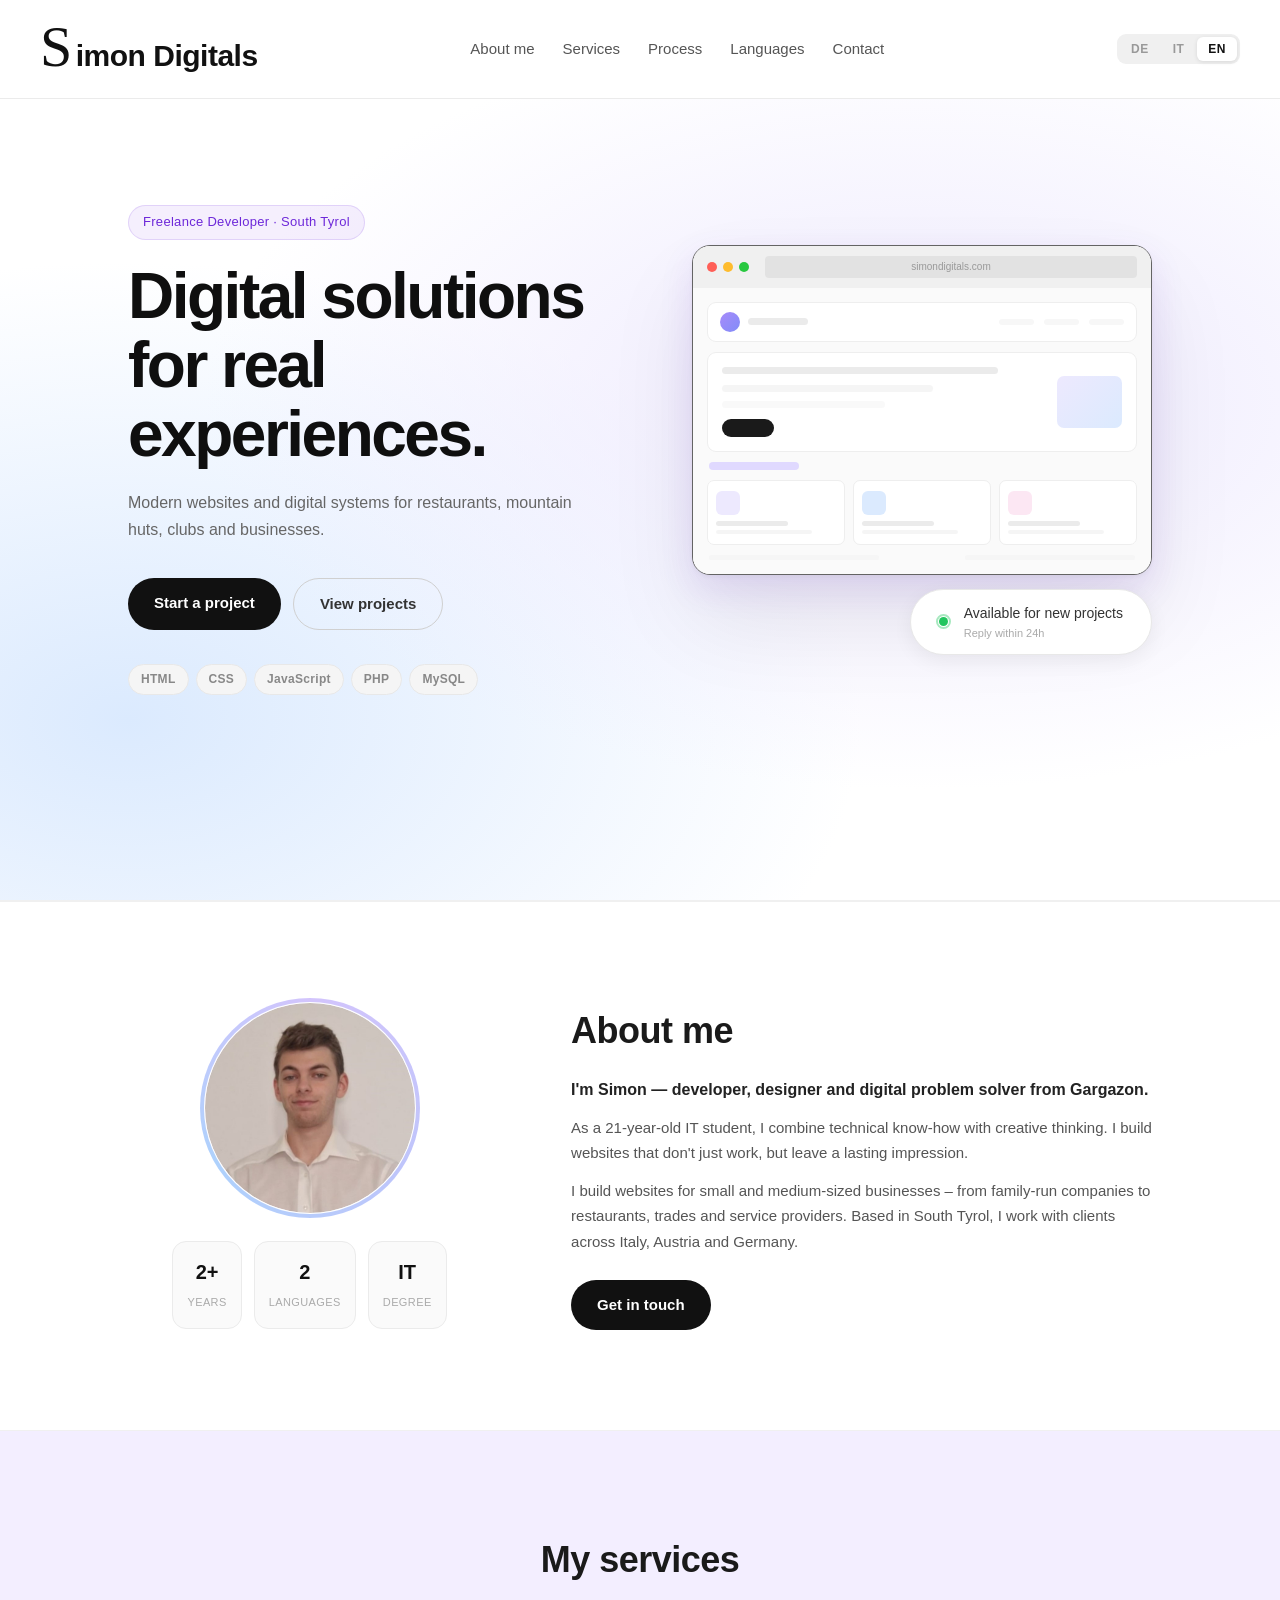
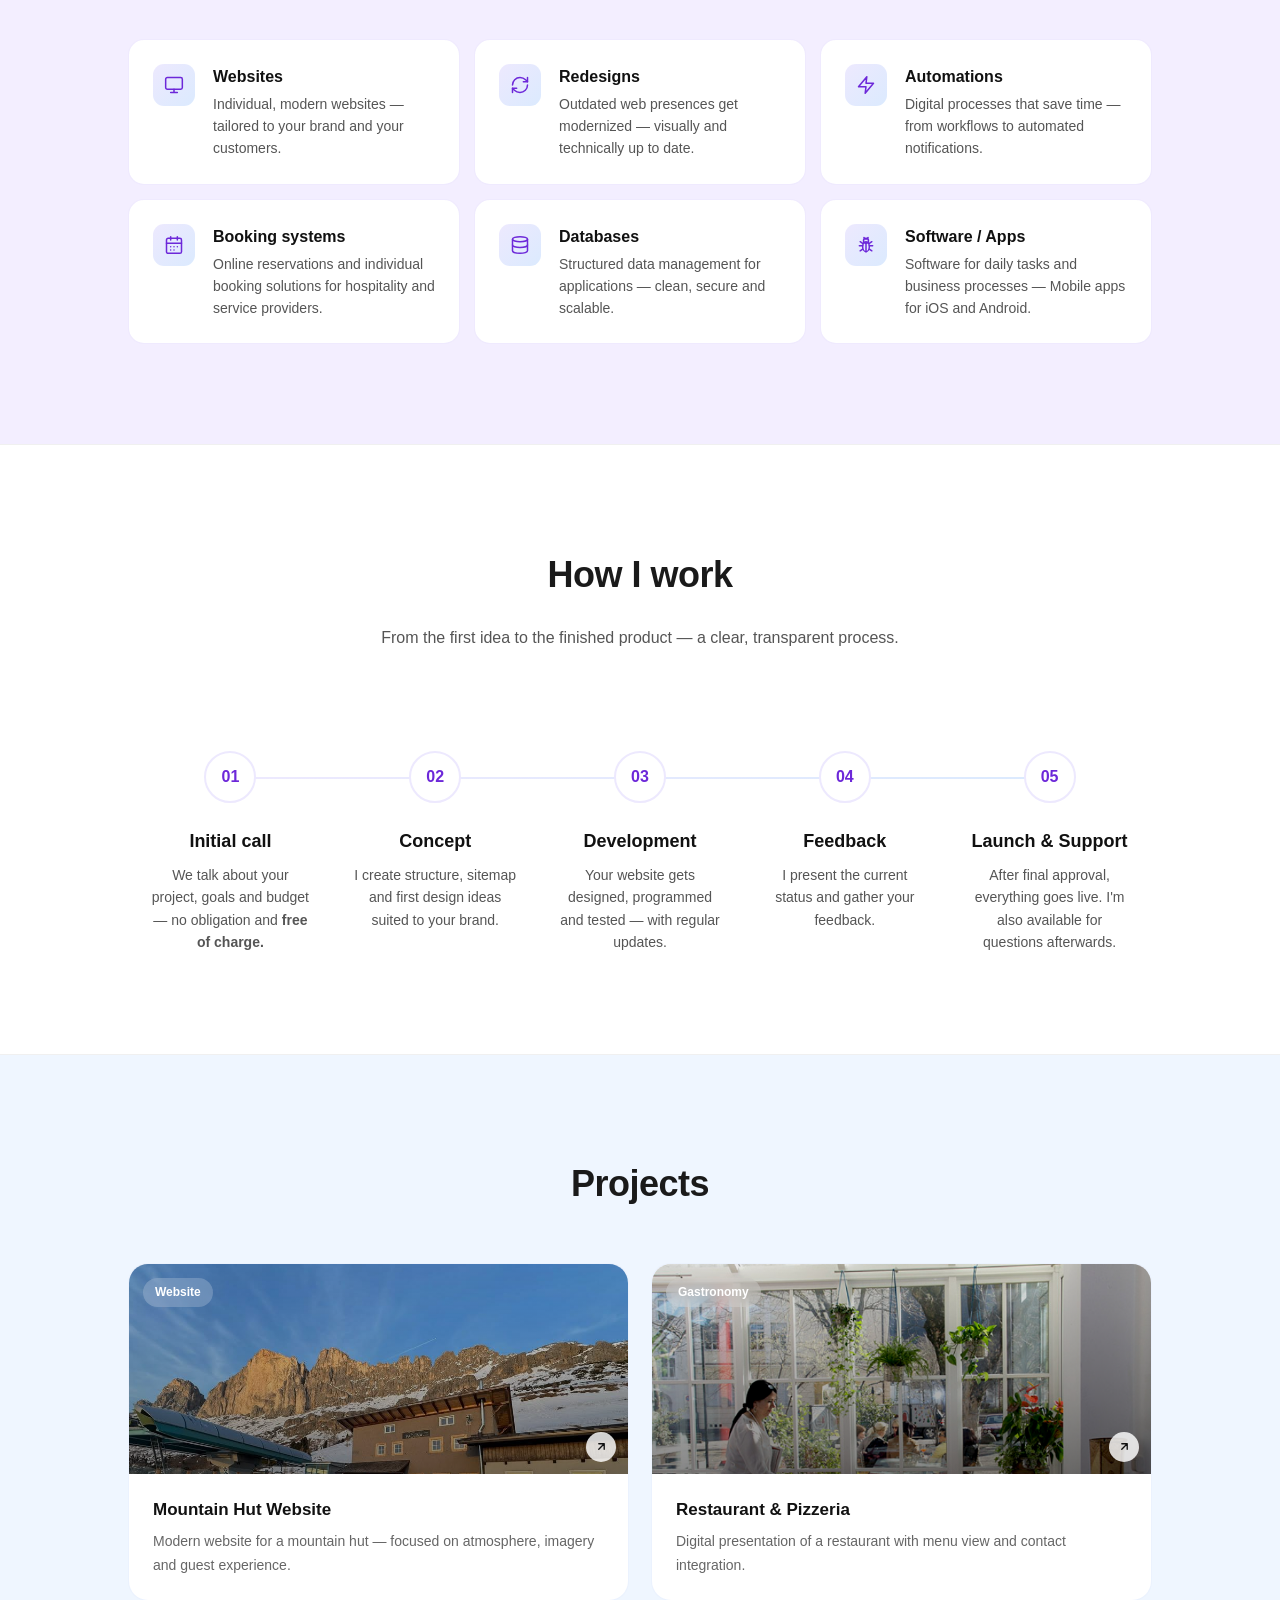
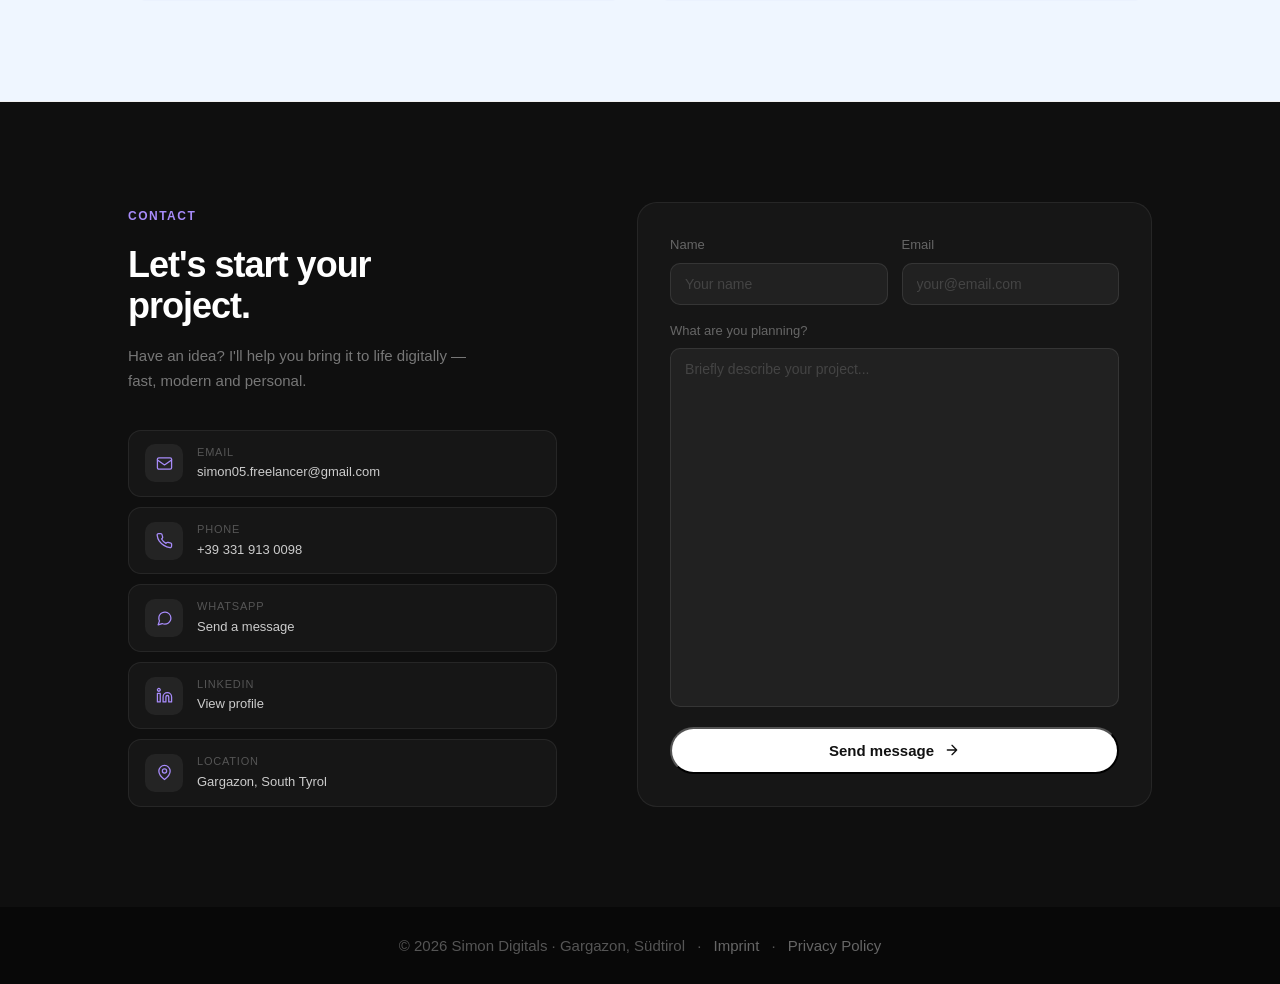
<file: index.html>
<!DOCTYPE html>
<html lang="de">
<head>
    <meta charset="UTF-8">
    <meta name="viewport" content="width=device-width, initial-scale=1.0">
    <meta name="description" content="Simon Digitals - Webdesign & Digitalisierung. Ich entwickle moderne Webseiten und digitale Systeme für Restaurants, Almhütten, Vereine und Unternehmen in Südtirol.">
    <title>Simon Digitals | Webdesign & Digitalisierung</title>
    <link rel="icon" type="image/svg+xml" href="data:image/svg+xml,<svg xmlns='http://www.w3.org/2000/svg' viewBox='0 0 32 32'><rect width='32' height='32' rx='8' fill='%23111'/><text x='16' y='23' font-family='Georgia,serif' font-size='22' font-weight='700' fill='white' text-anchor='middle'>S</text></svg>">

    <!-- Open Graph -->
    <meta property="og:type" content="website">
    <meta property="og:url" content="https://simondigitals.com">
    <meta property="og:title" content="Simon Digitals | Webdesign & Digitalisierung">
    <meta property="og:description" content="Moderne Webseiten und digitale Systeme für Unternehmen, Vereine und Gastronomiebetriebe in Südtirol. Freelance Webentwickler aus Gargazon.">
    <meta property="og:image" content="https://simondigitals.com/bilder/preview-website1.png">
    <meta property="og:locale" content="de_DE">
    <meta property="og:locale:alternate" content="it_IT">
    <meta property="og:locale:alternate" content="en_GB">
    <meta name="twitter:card" content="summary_large_image">
    <meta name="twitter:title" content="Simon Digitals | Webdesign & Digitalisierung">
    <meta name="twitter:description" content="Moderne Webseiten und digitale Systeme für Unternehmen in Südtirol.">
    <meta name="twitter:image" content="https://simondigitals.com/bilder/preview-website1.png">

    <!-- JSON-LD Structured Data -->
    <script type="application/ld+json">
    {
      "@context": "https://schema.org",
      "@type": "Person",
      "name": "Simon Ohrwalder",
      "jobTitle": "Freelance Web Developer",
      "description": "Freelance Webentwickler aus Südtirol. Moderne Webseiten, Buchungssysteme und digitale Lösungen für lokale Unternehmen.",
      "url": "https://simondigitals.com",
      "email": "simon05.freelancer@gmail.com",
      "telephone": "+393319130098",
      "image": "https://simondigitals.com/bilder/preview-website1.png",
      "address": {
        "@type": "PostalAddress",
        "addressLocality": "Gargazon",
        "postalCode": "39010",
        "addressRegion": "Südtirol",
        "addressCountry": "IT"
      },
      "areaServed": { "@type": "State", "name": "Südtirol" },
      "knowsAbout": ["Webdesign", "Webentwicklung", "PHP", "JavaScript", "MySQL", "Buchungssysteme", "Digitalisierung"],
      "sameAs": ["https://www.linkedin.com/in/simon-ohrwalder-2b815733b/"]
    }
    </script>

    <link rel="stylesheet" href="style.css">
</head>
<body>

<!-- HEADER -->
<header>
    <nav>
        <div class="logo">
            <span>S</span>imon Digitals
        </div>
        <ul>
            <li><a href="#about"    data-i18n="nav.about">Über mich</a></li>
            <li><a href="#services" data-i18n="nav.services">Leistungen</a></li>
            <li><a href="#process"  data-i18n="nav.process">Ablauf</a></li>
            <li><a href="#projects" data-i18n="nav.projects">Projekte</a></li>
            <li><a href="#contact"  data-i18n="nav.contact">Kontakt</a></li>
        </ul>
        <div class="lang-switcher">
            <button class="lang-btn" data-lang="de">DE</button>
            <button class="lang-btn" data-lang="it">IT</button>
            <button class="lang-btn" data-lang="en">EN</button>
        </div>
        <button class="hamburger" id="hamburger" aria-label="Menü öffnen" aria-expanded="false">
            <span></span>
            <span></span>
            <span></span>
        </button>
    </nav>
</header>

<!-- MENU -->
<div class="mobile-menu" id="mobile-menu" aria-hidden="true">
    <ul>
        <li><a href="#about"    data-i18n="nav.about">Über mich</a></li>
        <li><a href="#services" data-i18n="nav.services">Leistungen</a></li>
        <li><a href="#process"  data-i18n="nav.process">Ablauf</a></li>
        <li><a href="#projects" data-i18n="nav.projects">Projekte</a></li>
        <li><a href="#contact"  data-i18n="nav.contact">Kontakt</a></li>
    </ul>
    <div class="lang-switcher mobile-lang">
        <button class="lang-btn" data-lang="de">DE</button>
        <button class="lang-btn" data-lang="it">IT</button>
        <button class="lang-btn" data-lang="en">EN</button>
    </div>
</div>

<!-- HERO -->
<section class="hero">

    <div class="hero-content">
        <span class="hero-badge" data-i18n="hero.badge">Freelance Developer · Südtirol</span>
        <h1 data-i18n-html="hero.h1">Digitale Lösungen<br>für echte Erlebnisse.</h1>
        <p data-i18n="hero.p">Moderne Webseiten und digitale Systeme für Unternehmen, Vereine, Restaurants und Almhütten.</p>
        <div class="hero-actions">
            <a class="button" href="#contact"><span data-i18n="hero.btnStart">Projekt starten</span></a>
            <a class="button button-ghost" href="#projects"><span data-i18n="hero.btnProjects">Projekte ansehen</span></a>
        </div>
        <div class="hero-tech">
            <span class="tech-chip">HTML</span>
            <span class="tech-chip">CSS</span>
            <span class="tech-chip">JavaScript</span>
            <span class="tech-chip">PHP</span>
            <span class="tech-chip">MySQL</span>
        </div>
    </div>

    <div class="hero-visual">
        <div class="hero-card">
            <div class="hero-card-header">
                <div class="dot red"></div>
                <div class="dot yellow"></div>
                <div class="dot green"></div>
                <div class="mock-url">simondigitals.com</div>
            </div>
            <div class="hero-card-body">
                <div class="mock-nav">
                    <div class="mock-logo-dot"></div>
                    <div class="mock-bar" style="width:60px;height:7px;"></div>
                    <div style="margin-left:auto;display:flex;gap:10px;">
                        <div class="mock-bar" style="width:35px;height:6px;opacity:.4;"></div>
                        <div class="mock-bar" style="width:35px;height:6px;opacity:.4;"></div>
                        <div class="mock-bar" style="width:35px;height:6px;opacity:.4;"></div>
                    </div>
                </div>
                <div class="mock-hero-area">
                    <div class="mock-hero-text">
                        <div class="mock-bar long"></div>
                        <div class="mock-bar" style="width:65%;height:7px;margin-top:6px;opacity:.5;"></div>
                        <div class="mock-bar" style="width:50%;height:7px;margin-top:4px;opacity:.3;"></div>
                        <div class="mock-btn-small"></div>
                    </div>
                    <div class="mock-hero-img"></div>
                </div>
                <div class="mock-section-label">
                    <div class="mock-bar" style="width:90px;height:8px;background:#e0d9ff;"></div>
                </div>
                <div class="mock-cards-row">
                    <div class="mock-card-small">
                        <div class="mock-card-icon"></div>
                        <div class="mock-bar" style="width:60%;height:5px;margin-top:6px;"></div>
                        <div class="mock-bar" style="width:80%;height:4px;margin-top:4px;opacity:.5;"></div>
                    </div>
                    <div class="mock-card-small">
                        <div class="mock-card-icon" style="background:#dbeafe;"></div>
                        <div class="mock-bar" style="width:60%;height:5px;margin-top:6px;"></div>
                        <div class="mock-bar" style="width:80%;height:4px;margin-top:4px;opacity:.5;"></div>
                    </div>
                    <div class="mock-card-small">
                        <div class="mock-card-icon" style="background:#fce7f3;"></div>
                        <div class="mock-bar" style="width:60%;height:5px;margin-top:6px;"></div>
                        <div class="mock-bar" style="width:80%;height:4px;margin-top:4px;opacity:.5;"></div>
                    </div>
                </div>
                <div class="mock-footer-bar">
                    <div class="mock-bar" style="width:40%;height:5px;opacity:.3;"></div>
                    <div class="mock-bar" style="width:40%;height:5px;opacity:.3;margin-left:auto;"></div>
                </div>
            </div>
        </div>
        <div class="hero-available">
            <div class="pulse"></div>
            <div class="hero-available-text">
                <span data-i18n="hero.available">Verfügbar für neue Projekte</span>
                <span class="hero-available-sub" data-i18n="hero.availableSub">Antwort innerhalb 24h</span>
            </div>
        </div>
    </div>

</section>

<hr>

<!-- ÜBER MICH -->
<section id="about">
    <div class="about-grid">

        <div class="about-image-col">
            <div class="avatar-wrap">
                <div class="avatar-ring"></div>
                <div class="avatar">
                    <img src="bilder/profilbild2.jpeg" alt="Profilbild">
                </div>
            </div>
            <div class="about-stats">
                <div class="stat">
                    <strong data-target="3" data-suffix="+">3+</strong>
                    <span data-i18n="stat.years">Jahre</span>
                </div>
                <div class="stat">
                    <strong data-target="3">3</strong>
                    <span data-i18n="stat.projects">Projekte</span>
                </div>
                <div class="stat">
                    <strong data-i18n="stat.studyVal">IT</strong>
                    <span data-i18n="stat.study">Studium</span>
                </div>
            </div>
        </div>

        <div class="about-text">
            <h2 data-i18n="about.h2">Über mich</h2>
            <p class="about-lead" data-i18n="about.lead">Ich bin Simon — Entwickler, Gestalter und digitaler Problemlöser aus Südtirol.</p>
            <p data-i18n="about.p1">Als 21-jähriger Informatiker verbinde ich technisches Know-how mit kreativem Denken. Ich entwickle Webseiten, die nicht nur funktionieren, sondern Eindruck hinterlassen.</p>
            <p data-i18n="about.p2">Ich entwickle Websites für kleine und mittlere Unternehmen – vom Familienbetrieb über Gastronomie und Handwerk bis zum Dienstleister. Mit Sitz in Südtirol arbeite ich für Kunden in ganz Italien, Österreich und Deutschland.</p>
            <a class="button" href="#contact"><span data-i18n="about.btn">Kennenlernen</span></a>
        </div>

    </div>
</section>

<hr>

<!-- LEISTUNGEN -->
<section id="services">

    <h2 data-i18n="services.h2">Meine Leistungen</h2>

    <div class="services-grid">

        <div class="service-item">
            <div class="service-icon">
                <svg viewBox="0 0 24 24" fill="none" stroke="currentColor" stroke-width="1.8" stroke-linecap="round" stroke-linejoin="round">
                    <rect x="2" y="3" width="20" height="14" rx="2"/>
                    <path d="M8 21h8M12 17v4"/>
                </svg>
            </div>
            <div>
                <h3 data-i18n="services.s1.h3">Webseiten</h3>
                <p data-i18n="services.s1.p">Individuelle, moderne Webseiten — passend zu deiner Marke und deinen Kunden.</p>
            </div>
        </div>

        <div class="service-item">
            <div class="service-icon">
                <svg viewBox="0 0 24 24" fill="none" stroke="currentColor" stroke-width="1.8" stroke-linecap="round" stroke-linejoin="round">
                    <path d="M3 12a9 9 0 0 1 9-9 9.75 9.75 0 0 1 6.74 2.74L21 8"/>
                    <path d="M21 3v5h-5"/>
                    <path d="M21 12a9 9 0 0 1-9 9 9.75 9.75 0 0 1-6.74-2.74L3 16"/>
                    <path d="M3 21v-5h5"/>
                </svg>
            </div>
            <div>
                <h3 data-i18n="services.s2.h3">Redesigns</h3>
                <p data-i18n="services.s2.p">Veraltete Webseiten werden modernisiert — optisch und technisch auf dem neuesten Stand.</p>
            </div>
        </div>

        <div class="service-item">
            <div class="service-icon">
                <svg viewBox="0 0 24 24" fill="none" stroke="currentColor" stroke-width="1.8" stroke-linecap="round" stroke-linejoin="round">
                    <path d="M13 2L3 14h9l-1 8 10-12h-9l1-8z"/>
                </svg>
            </div>
            <div>
                <h3 data-i18n="services.s3.h3">Automatisierungen</h3>
                <p data-i18n="services.s3.p">Digitale Prozesse die Zeit sparen — von Workflows bis zu automatischen Benachrichtigungen.</p>
            </div>
        </div>

        <div class="service-item">
            <div class="service-icon">
                <svg viewBox="0 0 24 24" fill="none" stroke="currentColor" stroke-width="1.8" stroke-linecap="round" stroke-linejoin="round">
                    <rect x="3" y="4" width="18" height="18" rx="2"/>
                    <line x1="16" y1="2" x2="16" y2="6"/>
                    <line x1="8" y1="2" x2="8" y2="6"/>
                    <line x1="3" y1="10" x2="21" y2="10"/>
                    <path d="M8 14h.01M12 14h.01M16 14h.01M8 18h.01M12 18h.01"/>
                </svg>
            </div>
            <div>
                <h3 data-i18n="services.s4.h3">Buchungssysteme</h3>
                <p data-i18n="services.s4.p">Online-Reservierungen und individuelle Buchungslösungen für Gastro und Dienstleister.</p>
            </div>
        </div>

        <div class="service-item">
            <div class="service-icon">
                <svg viewBox="0 0 24 24" fill="none" stroke="currentColor" stroke-width="1.8" stroke-linecap="round" stroke-linejoin="round">
                    <ellipse cx="12" cy="5" rx="9" ry="3"/>
                    <path d="M21 12c0 1.66-4 3-9 3s-9-1.34-9-3"/>
                    <path d="M3 5v14c0 1.66 4 3 9 3s9-1.34 9-3V5"/>
                </svg>
            </div>
            <div>
                <h3 data-i18n="services.s5.h3">Datenbanken</h3>
                <p data-i18n="services.s5.p">Strukturierte Datenverwaltung für Anwendungen — sauber, sicher und skalierbar.</p>
            </div>
        </div>

        <div class="service-item">
            <div class="service-icon">
                <svg viewBox="0 0 24 24" fill="none" stroke="currentColor" stroke-width="1.8" stroke-linecap="round" stroke-linejoin="round">
                    <circle cx="12" cy="7" r="3"/>
                    <ellipse cx="12" cy="14" rx="4" ry="6"/>
                    <path d="M11 5L9.5 3M13 5L14.5 3M8 10L5 8M8 13L4 13M8 17L5 19M16 10L19 8M16 13L20 13M16 17L19 19M12 9V20"/>
                </svg>
            </div>
            <div>
                <h3 data-i18n="services.s6.h3">Software / Anwendungen</h3>
                <p data-i18n="services.s6.p">Software für tägliche Aufgaben und Geschäftsprozesse — Mobile Anwendungen für iOS und Android.</p>
            </div>
        </div>

    </div>

</section>

<hr>

<!-- ABLAUF -->
<section id="process">

    <h2 data-i18n="process.h2">Wie ich arbeite</h2>
    <p class="process-intro" data-i18n="process.intro">Von der ersten Idee bis zum fertigen Produkt — ein klarer, transparenter Ablauf.</p>

    <div class="process-steps">

        <div class="process-step">
            <div class="step-num">01</div>
            <div class="step-content">
                <h3 data-i18n="process.s1.h3">Erstgespräch</h3>
                <p data-i18n-html="process.s1.p">Wir sprechen über dein Projekt, deine Ziele und Budget — unverbindlich und <b>kostenlos.</b></p>
            </div>
        </div>

        <div class="process-step">
            <div class="step-num">02</div>
            <div class="step-content">
                <h3 data-i18n="process.s2.h3">Konzept</h3>
                <p data-i18n="process.s2.p">Ich erstelle Struktur, Sitemap und erste Design-Ideen passend zu deinem Auftritt.</p>
            </div>
        </div>

        <div class="process-step">
            <div class="step-num">03</div>
            <div class="step-content">
                <h3 data-i18n="process.s3.h3">Entwicklung</h3>
                <p data-i18n="process.s3.p">Deine Webseite wird gestaltet, programmiert und getestet — mit regelmäßigen Updates.</p>
            </div>
        </div>

        <div class="process-step">
            <div class="step-num">04</div>
            <div class="step-content">
                <h3 data-i18n="process.s4.h3">Feedback</h3>
                <p data-i18n="process.s4.p">Ich präsentiere den aktuellen Stand und nehme dein Feedback entgegen.</p>
            </div>
        </div>

        <div class="process-step">
            <div class="step-num">05</div>
            <div class="step-content">
                <h3 data-i18n="process.s5.h3">Launch & Support</h3>
                <p data-i18n="process.s5.p">Nach finaler Freigabe geht alles live. Für Wartung und Support stehe ich immer zur Verfügung.</p>
            </div> 
        </div>

    </div>

</section>

<hr>

<!-- PROJEKTE -->
<section id="projects">

    <h2 data-i18n="projects.h2">Projekte</h2>

    <div class="projects">

        <a class="project" href="/projects/PaolinaHuette/index.html" target="_blank" rel="noopener">
            <div class="project-image">
                <img src="bilder/preview-paolinahuette.jpg" alt="Paolinahütte Webseite Vorschau" class="project-screenshot">
                <div class="project-image-overlay"></div>
                <span class="project-tag" data-i18n="projects.p1.tag">Webseite</span>
                <div class="project-link-btn">
                    <svg viewBox="0 0 24 24" fill="none" stroke="currentColor" stroke-width="2.5" stroke-linecap="round" stroke-linejoin="round" width="13" height="13"><path d="M7 17L17 7M7 7h10v10"/></svg>
                </div>
            </div>
            <div class="project-body">
                <h3 data-i18n="projects.p1.h3">Familienbetrieb Webseite</h3>
                <p data-i18n="projects.p1.p">Moderne Webseite für eine Berghütte — mit Atmosphäre, Bilderwelt und Gästeerlebnis im Mittelpunkt.</p>
            </div>
        </a>

        <a class="project" href="/projects/Oberhauser/index.html" target="_blank" rel="noopener">
            <div class="project-image">
                <img src="bilder/preview-oberhauser.png" alt="Oberhauser Restaurant Webseite Vorschau" class="project-screenshot">
                <div class="project-image-overlay"></div>
                <span class="project-tag" data-i18n="projects.p2.tag">Gastronomie</span>
                <div class="project-link-btn">
                    <svg viewBox="0 0 24 24" fill="none" stroke="currentColor" stroke-width="2.5" stroke-linecap="round" stroke-linejoin="round" width="13" height="13"><path d="M7 17L17 7M7 7h10v10"/></svg>
                </div>
            </div>
            <div class="project-body">
                <h3 data-i18n="projects.p2.h3">Restaurant & Pizzeria</h3>
                <p data-i18n="projects.p2.p">Digitale Präsentation eines Gastronomiebetriebs mit Menüansicht und Kontaktintegration.</p>
            </div>
        </a>

    </div>

</section>

<hr>

<!-- KONTAKT -->
<section id="contact">

    <div class="contact-grid">

        <div class="contact-left">
            <span class="contact-eyebrow" data-i18n="contact.eyebrow">Kontakt</span>
            <h2 data-i18n-html="contact.h2">Lass uns dein<br>Projekt starten</h2>
            <p data-i18n="contact.p">Du hast eine Idee? Ich helfe dir, sie digital umzusetzen — schnell, modern und persönlich.</p>

            <div class="contact-links">

                <a href="mailto:simon05.freelancer@gmail.com" class="contact-link">
                    <div class="contact-link-icon">
                        <svg viewBox="0 0 24 24" fill="none" stroke="currentColor" stroke-width="1.8" stroke-linecap="round" stroke-linejoin="round">
                            <rect x="2" y="4" width="20" height="16" rx="2"/>
                            <path d="M2 7l10 7 10-7"/>
                        </svg>
                    </div>
                    <div>
                        <span class="link-label" data-i18n="contact.emailLabel">E-Mail</span>
                        <span class="link-value">simon05.freelancer@gmail.com</span>
                    </div>
                </a>

                <a href="tel:+393319130098" class="contact-link">
                    <div class="contact-link-icon">
                        <svg viewBox="0 0 24 24" fill="none" stroke="currentColor" stroke-width="1.8" stroke-linecap="round" stroke-linejoin="round">
                            <path d="M22 16.92v3a2 2 0 0 1-2.18 2 19.79 19.79 0 0 1-8.63-3.07A19.5 19.5 0 0 1 4.69 13a19.79 19.79 0 0 1-3.07-8.67A2 2 0 0 1 3.6 2.18h3a2 2 0 0 1 2 1.72 12.84 12.84 0 0 0 .7 2.81 2 2 0 0 1-.45 2.11L7.91 9.91a16 16 0 0 0 6.16 6.16l.91-.91a2 2 0 0 1 2.11-.45 12.84 12.84 0 0 0 2.81.7A2 2 0 0 1 22 16.92z"/>
                        </svg>
                    </div>
                    <div>
                        <span class="link-label" data-i18n="contact.phoneLabel">Telefon</span>
                        <span class="link-value">+39 331 913 0098</span>
                    </div>
                </a>

                <a href="https://wa.me/393319130098" target="_blank" rel="noopener" class="contact-link">
                    <div class="contact-link-icon">
                        <svg viewBox="0 0 24 24" fill="none" stroke="currentColor" stroke-width="1.8" stroke-linecap="round" stroke-linejoin="round">
                            <path d="M21 11.5a8.38 8.38 0 0 1-.9 3.8 8.5 8.5 0 0 1-7.6 4.7 8.38 8.38 0 0 1-3.8-.9L3 21l1.9-5.7a8.38 8.38 0 0 1-.9-3.8 8.5 8.5 0 0 1 4.7-7.6 8.38 8.38 0 0 1 3.8-.9h.5a8.48 8.48 0 0 1 8 8v.5z"/>
                        </svg>
                    </div>
                    <div>
                        <span class="link-label" data-i18n="contact.whatsappLabel">WhatsApp</span>
                        <span class="link-value" data-i18n="contact.whatsappValue">Nachricht senden</span>
                    </div>
                </a>

                <a href="https://www.linkedin.com/in/simon-ohrwalder-2b815733b/" target="_blank" rel="noopener" class="contact-link">
                    <div class="contact-link-icon">
                        <svg viewBox="0 0 24 24" fill="none" stroke="currentColor" stroke-width="1.8" stroke-linecap="round" stroke-linejoin="round">
                            <path d="M16 8a6 6 0 0 1 6 6v7h-4v-7a2 2 0 0 0-2-2 2 2 0 0 0-2 2v7h-4v-7a6 6 0 0 1 6-6z"/>
                            <rect x="2" y="9" width="4" height="12"/>
                            <circle cx="4" cy="4" r="2"/>
                        </svg>
                    </div>
                    <div>
                        <span class="link-label" data-i18n="contact.linkedinLabel">LinkedIn</span>
                        <span class="link-value" data-i18n="contact.linkedinValue">Profil ansehen</span>
                    </div>
                </a>

                <a class="contact-link">
                    <div class="contact-link-icon">
                        <svg viewBox="0 0 24 24" fill="none" stroke="currentColor" stroke-width="1.8" stroke-linecap="round" stroke-linejoin="round">
                            <path d="M20 10c0 6-8 12-8 12S4 16 4 10a8 8 0 1 1 16 0z"/>
                            <circle cx="12" cy="10" r="3"/>
                        </svg>
                    </div>
                    <div>
                        <span class="link-label" data-i18n="contact.locationLabel">Standort</span>
                        <span class="link-value" data-i18n="contact.locationValue">Gargazon, Südtirol</span>
                    </div>
                </a>

            </div>
        </div>

        <div class="contact-right">
            <form class="contact-form" id="contact-form" novalidate autocomplete="off">
                <div class="hp-field" aria-hidden="true">
                    <input type="text" name="website" tabindex="-1" autocomplete="off">
                </div>
                <div class="form-row">
                    <div class="form-group">
                        <label data-i18n="form.nameLbl">Name</label>
                        <input id="form-name" type="text" data-i18n-placeholder="form.namePh" placeholder="Dein Name">
                    </div>
                    <div class="form-group">
                        <label data-i18n="form.emailLbl">E-Mail</label>
                        <input id="form-email" type="email" data-i18n-placeholder="form.emailPh" placeholder="deine@email.com">
                    </div>
                </div>
                <div class="form-group form-group-grow">
                    <label data-i18n="form.msgLbl">Was planst du?</label>
                    <textarea id="form-msg" data-i18n-placeholder="form.msgPh" placeholder="Beschreib kurz dein Projekt..."></textarea>
                </div>
                <button type="submit" class="button contact-btn" id="form-submit">
                    <span data-i18n="form.btn">Nachricht senden</span>
                    <svg viewBox="0 0 24 24" fill="none" stroke="currentColor" stroke-width="2" stroke-linecap="round" stroke-linejoin="round">
                        <path d="M5 12h14M12 5l7 7-7 7"/>
                    </svg>
                </button>
            </form>
        </div>

    </div>

</section>

<footer>
    <p>
        © 2026 Simon Digitals · Gargazon, Südtirol
        <span class="footer-sep">·</span>
        <a href="#" onclick="openImpressum(); return false;" data-i18n="footer.imprint">Impressum</a>
        <span class="footer-sep">·</span>
        <a href="#" onclick="openPrivacy(); return false;" data-i18n="footer.privacy">Datenschutz</a>
    </p>
</footer>


<div class="modal-overlay" id="impressum-modal" onclick="closeOnOverlay(event)" >   <!-- IMPRESSUM -->
    <div class="modal" role="dialog" aria-modal="true" aria-label="Impressum">
        <button class="modal-close" onclick="closeImpressum()" aria-label="Schließen">
            <svg viewBox="0 0 24 24" fill="none" stroke="currentColor" stroke-width="2" stroke-linecap="round">
                <line x1="18" y1="6" x2="6" y2="18"/>
                <line x1="6" y1="6" x2="18" y2="18"/>
            </svg>
        </button>

        <h3>Impressum</h3>
        <p class="modal-sub">Angaben gemäß gesetzlicher Informationspflicht (D.Lgs. 70/2003)</p>

        <div class="modal-content">
            <div class="imprint-block">
                <h4>Verantwortlicher / Responsabile</h4>
                <p>Simon Ohrwalder<br>Waldweg 17/b<br>39010 Gargazon (BZ)<br>Südtirol / Alto Adige — Italien</p>
            </div>
            <div class="imprint-block">
                <h4>Kontakt</h4>
                <p>E-Mail: simon05.freelancer@gmail.com<br>Tel.: +39 331 913 0098</p>
            </div>
            <div class="imprint-block">
                <h4>Steuerliche Angaben</h4>
                <!-- TODO: Partita IVA eintragen, sobald vorhanden (Pflichtangabe, Art. 35 DPR 633/72): Partita IVA: IT00000000000<br> -->
                <p>SIMON DIGITALS – Simon Ohrwalder<br>Berufliche Tätigkeit: Freiberuflicher Webdesigner und -entwickler</p>
            </div>
            <div class="imprint-block">
                <h4>Haftungshinweis</h4>
                <p>Trotz sorgfältiger inhaltlicher Kontrolle übernehmen wir keine Haftung für die Inhalte externer Links. Für den Inhalt der verlinkten Seiten sind ausschließlich deren Betreiber verantwortlich.</p>
            </div>
            <div class="imprint-block">
                <h4>Urheberrecht</h4>
                <p>Die Inhalte und Werke dieser Website unterliegen dem Urheberrecht. Jede Vervielfältigung, Bearbeitung oder Verbreitung bedarf der schriftlichen Zustimmung des Urhebers.</p>
            </div>
            <div class="imprint-block">
                <h4>Datenschutz</h4>
                <p>Diese Website erhebt keine personenbezogenen Daten ohne ausdrückliche Zustimmung. Kontaktanfragen per E-Mail werden ausschließlich zur Bearbeitung der Anfrage verwendet.</p>
            </div>
        </div>
    </div>
</div>


<div class="modal-overlay" id="privacy-modal" onclick="closePrivacyOnOverlay(event)">   <!-- DATENSCHUTZ -->
    <div class="modal" role="dialog" aria-modal="true" aria-label="Datenschutz">
        <button class="modal-close" onclick="closePrivacy()" aria-label="Schließen">
            <svg viewBox="0 0 24 24" fill="none" stroke="currentColor" stroke-width="2" stroke-linecap="round">
                <line x1="18" y1="6" x2="6" y2="18"/>
                <line x1="6" y1="6" x2="18" y2="18"/>
            </svg>
        </button>

        <h3 data-i18n="privacy.title">Datenschutzerklärung</h3>
        <p class="modal-sub" data-i18n="privacy.sub">Gemäß DSGVO (EU) 2016/679 und D.Lgs. 196/2003</p>

        <div class="modal-content">
            <div class="imprint-block">
                <h4 data-i18n="privacy.s1.h4">1. Verantwortlicher</h4>
                <p data-i18n-html="privacy.s1.p">Simon Ohrwalder · 39010 Gargazon (BZ), Südtirol, Italien<br>E-Mail: simon05.freelancer@gmail.com · Tel.: +39 331 913 0098</p>
            </div>
            <div class="imprint-block">
                <h4 data-i18n="privacy.s2.h4">2. Erhobene Daten</h4>
                <p data-i18n="privacy.s2.p">Diese Website erhebt ausschließlich Daten, die Sie aktiv über das Kontaktformular übermitteln: Name, E-Mail-Adresse und Ihre Nachricht. Es werden keine weiteren personenbezogenen Daten erhoben.</p>
            </div>
            <div class="imprint-block">
                <h4 data-i18n="privacy.s3.h4">3. Zweck & Rechtsgrundlage</h4>
                <p data-i18n="privacy.s3.p">Die Daten dienen ausschließlich der Bearbeitung Ihrer Kontaktanfrage. Rechtsgrundlage ist Art. 6 Abs. 1 lit. b DSGVO (vorvertragliche Maßnahmen) sowie lit. f DSGVO (berechtigtes Interesse). Die Daten werden nicht an Dritte weitergegeben oder für Werbezwecke genutzt.</p>
            </div>
            <div class="imprint-block">
                <h4 data-i18n="privacy.s4.h4">4. Drittanbieter – EmailJS</h4>
                <p data-i18n-html="privacy.s4.p">Zur technischen Übermittlung von Kontaktnachrichten wird <b>EmailJS</b> (EmailJS Ltd., London, UK) eingesetzt. Ihre eingegebenen Daten (Name, E-Mail, Nachricht) werden dabei an EmailJS-Server übertragen. EmailJS verarbeitet diese Daten gemäß ihrer Datenschutzrichtlinie. Weitere Informationen: <a href="https://www.emailjs.com/legal/privacy-policy" target="_blank" rel="noopener" style="color:#6d28d9">emailjs.com/legal/privacy-policy</a></p>
            </div>
            <div class="imprint-block">
                <h4 data-i18n="privacy.s5.h4">5. Speicherdauer</h4>
                <p data-i18n="privacy.s5.p">Ihre Daten werden nur so lange gespeichert, wie es zur Bearbeitung Ihrer Anfrage erforderlich ist, maximal jedoch 6 Monate nach Abschluss der Kommunikation.</p>
            </div>
            <div class="imprint-block">
                <h4 data-i18n="privacy.s6.h4">6. Keine Cookies – Kein Tracking</h4>
                <p data-i18n="privacy.s6.p">Diese Website verwendet keine Cookies, kein Google Analytics und keine sonstigen Tracking- oder Analyse-Technologien. Es werden keine Nutzerprofile erstellt.</p>
            </div>
            <div class="imprint-block">
                <h4 data-i18n="privacy.s7.h4">7. Ihre Rechte</h4>
                <p data-i18n="privacy.s7.p">Sie haben das Recht auf: Auskunft (Art. 15 DSGVO), Berichtigung (Art. 16), Löschung (Art. 17), Einschränkung der Verarbeitung (Art. 18), Datenübertragbarkeit (Art. 20) und Widerspruch (Art. 21). Zur Ausübung Ihrer Rechte wenden Sie sich an die oben genannte E-Mail-Adresse.</p>
            </div>
            <div class="imprint-block">
                <h4 data-i18n="privacy.s8.h4">8. Beschwerderecht</h4>
                <p data-i18n-html="privacy.s8.p">Sie haben das Recht, sich bei der zuständigen Datenschutzbehörde zu beschweren. In Italien: <b>Garante per la protezione dei dati personali</b> — <a href="https://www.garanteprivacy.it" target="_blank" rel="noopener" style="color:#6d28d9">garanteprivacy.it</a></p>
            </div>
        </div>
    </div>
</div>

<button id="scroll-top" onclick="window.scrollTo({top:0,behavior:'smooth'})" aria-label="Nach oben">
    <svg viewBox="0 0 24 24" fill="none" stroke="currentColor" stroke-width="2.5" stroke-linecap="round" stroke-linejoin="round" width="18" height="18">
        <path d="M18 15l-6-6-6 6"/>
    </svg>
</button>

<script src="assets/js/emailjs-4.4.1.min.js"></script>
<script src="script.js"></script>

</body>
</html>
</file>
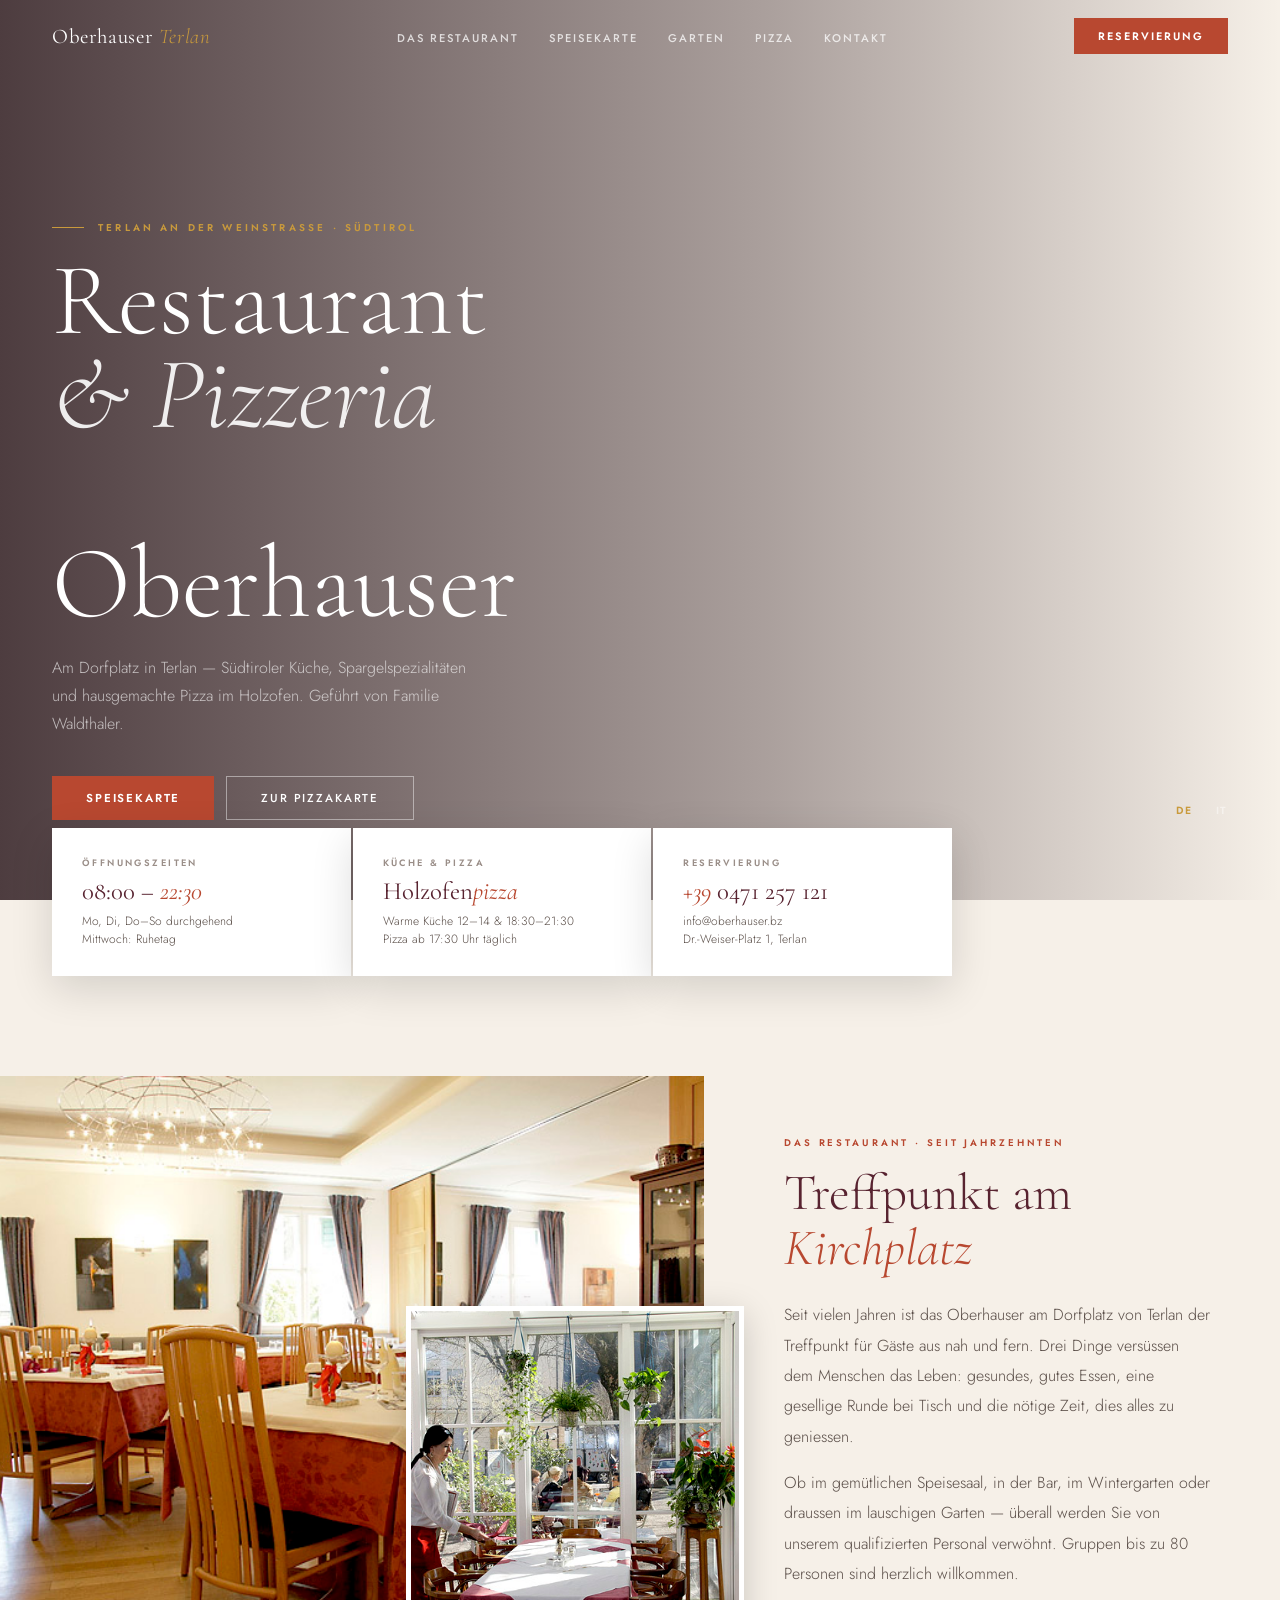
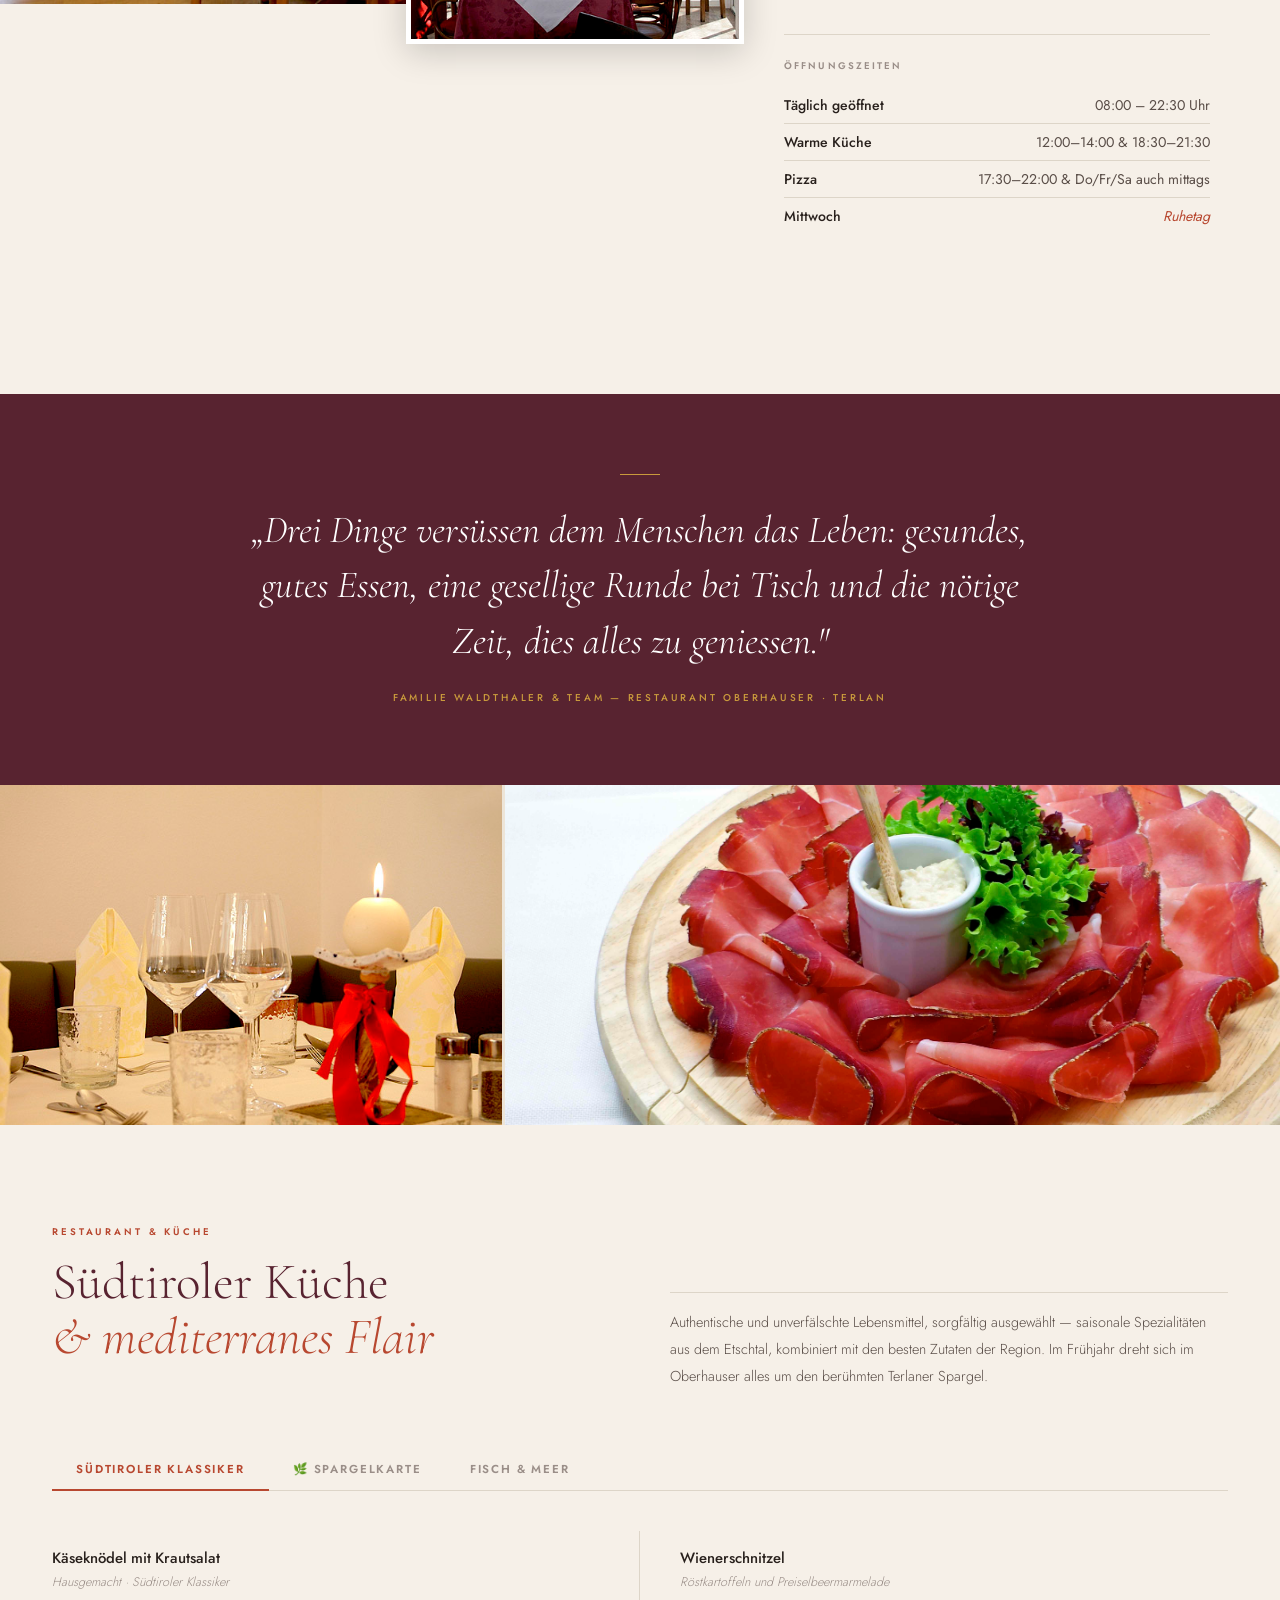
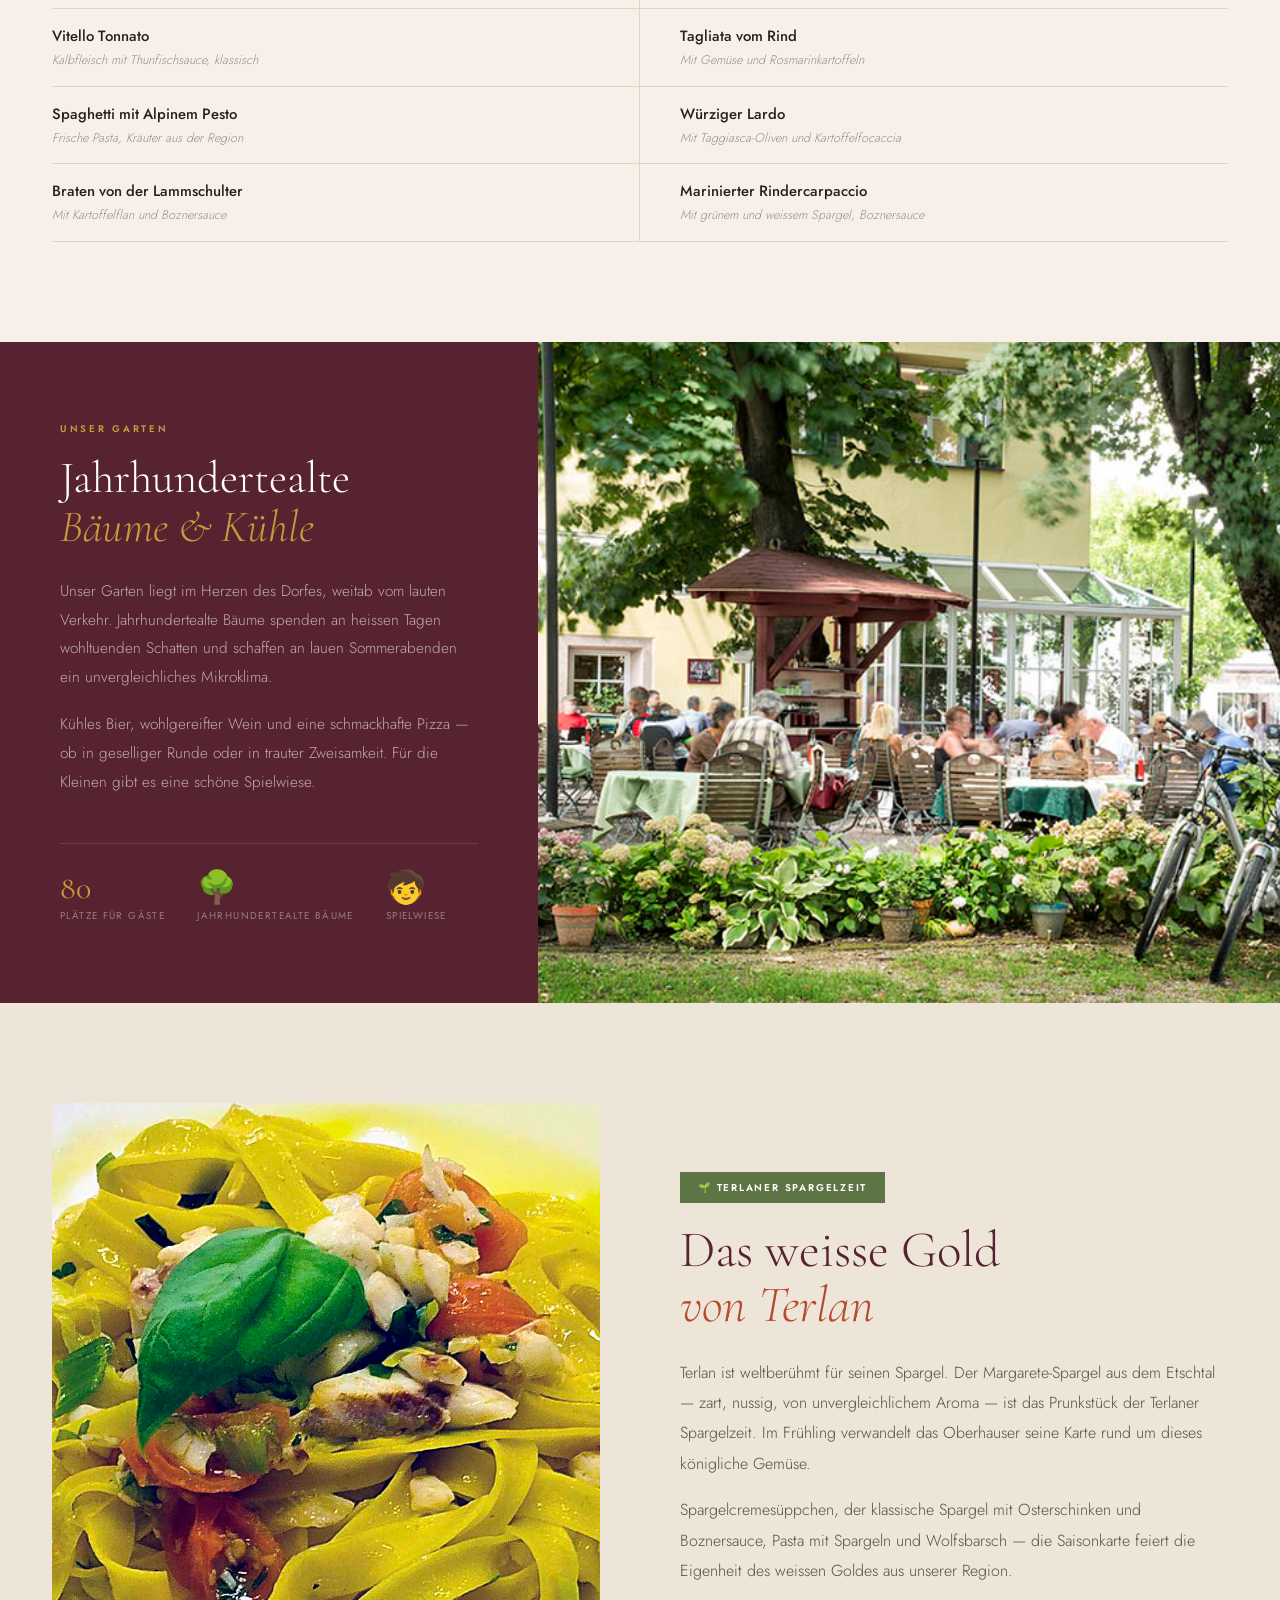
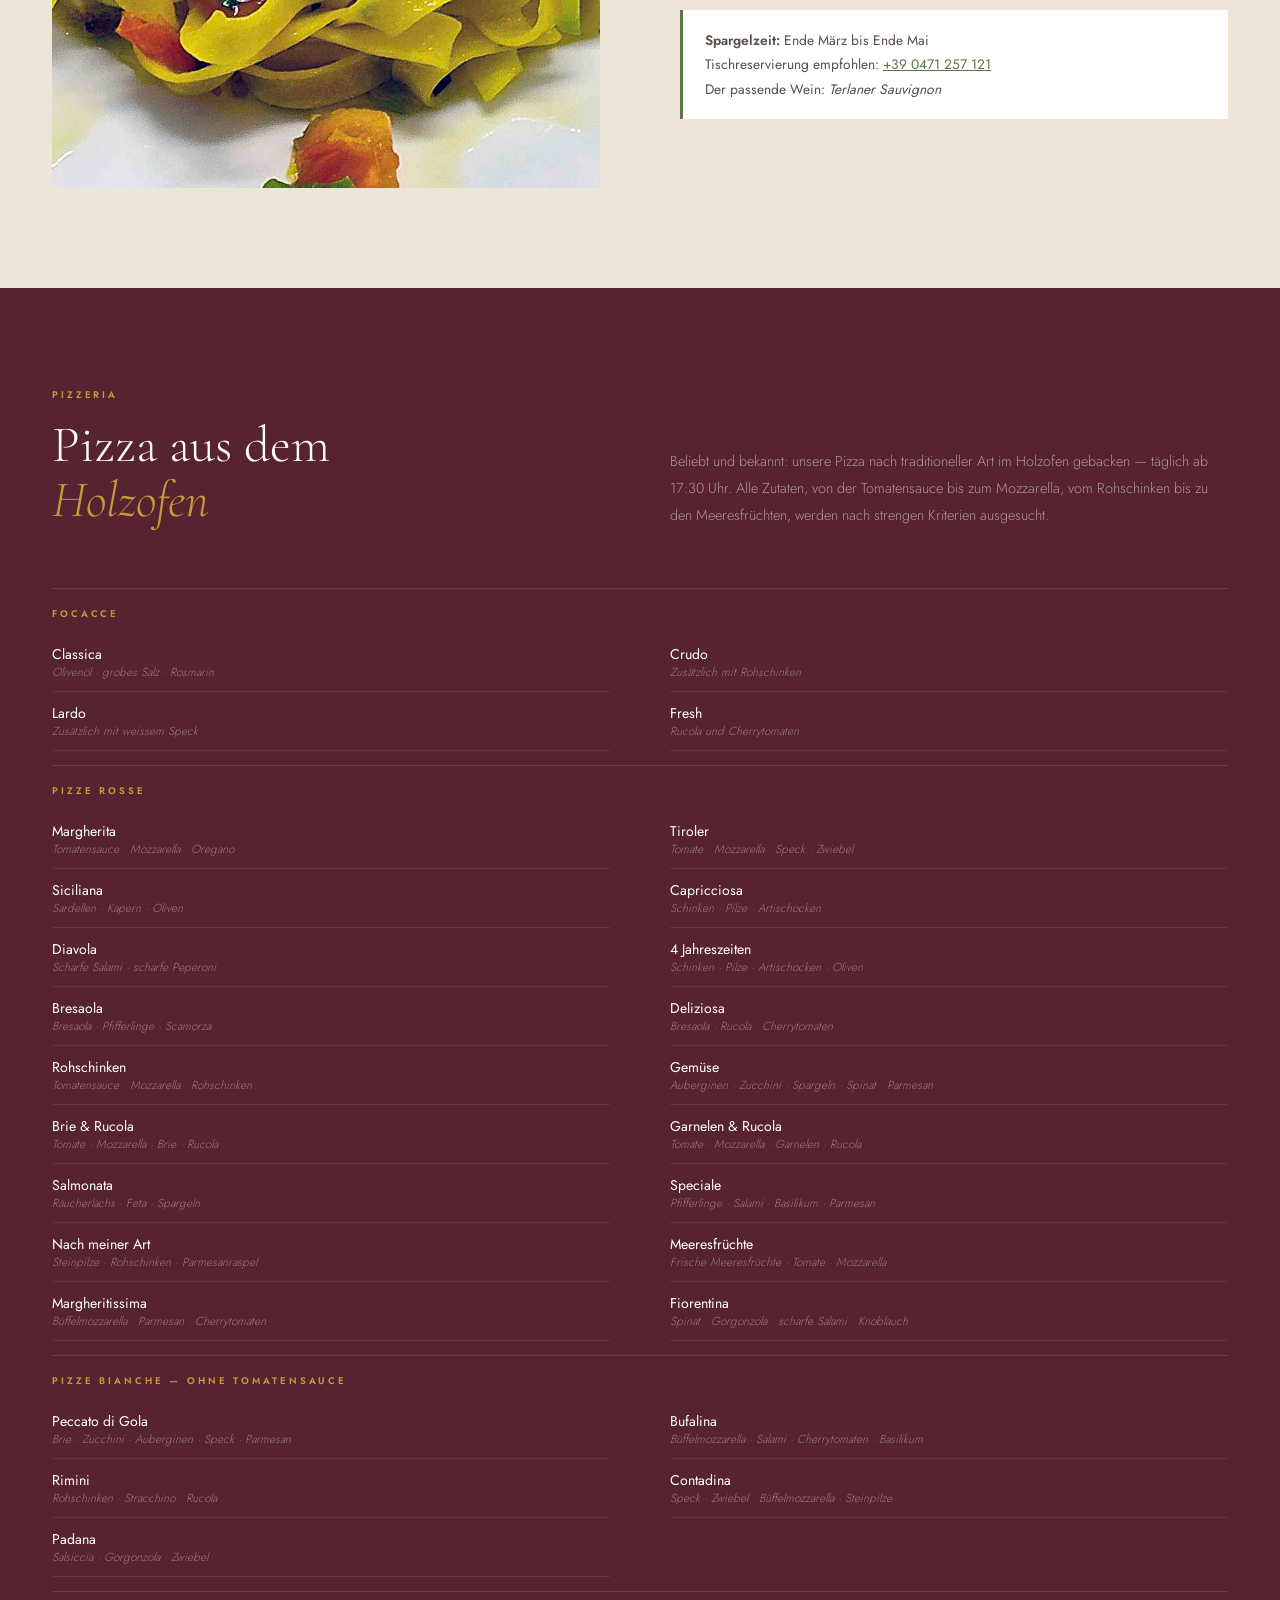
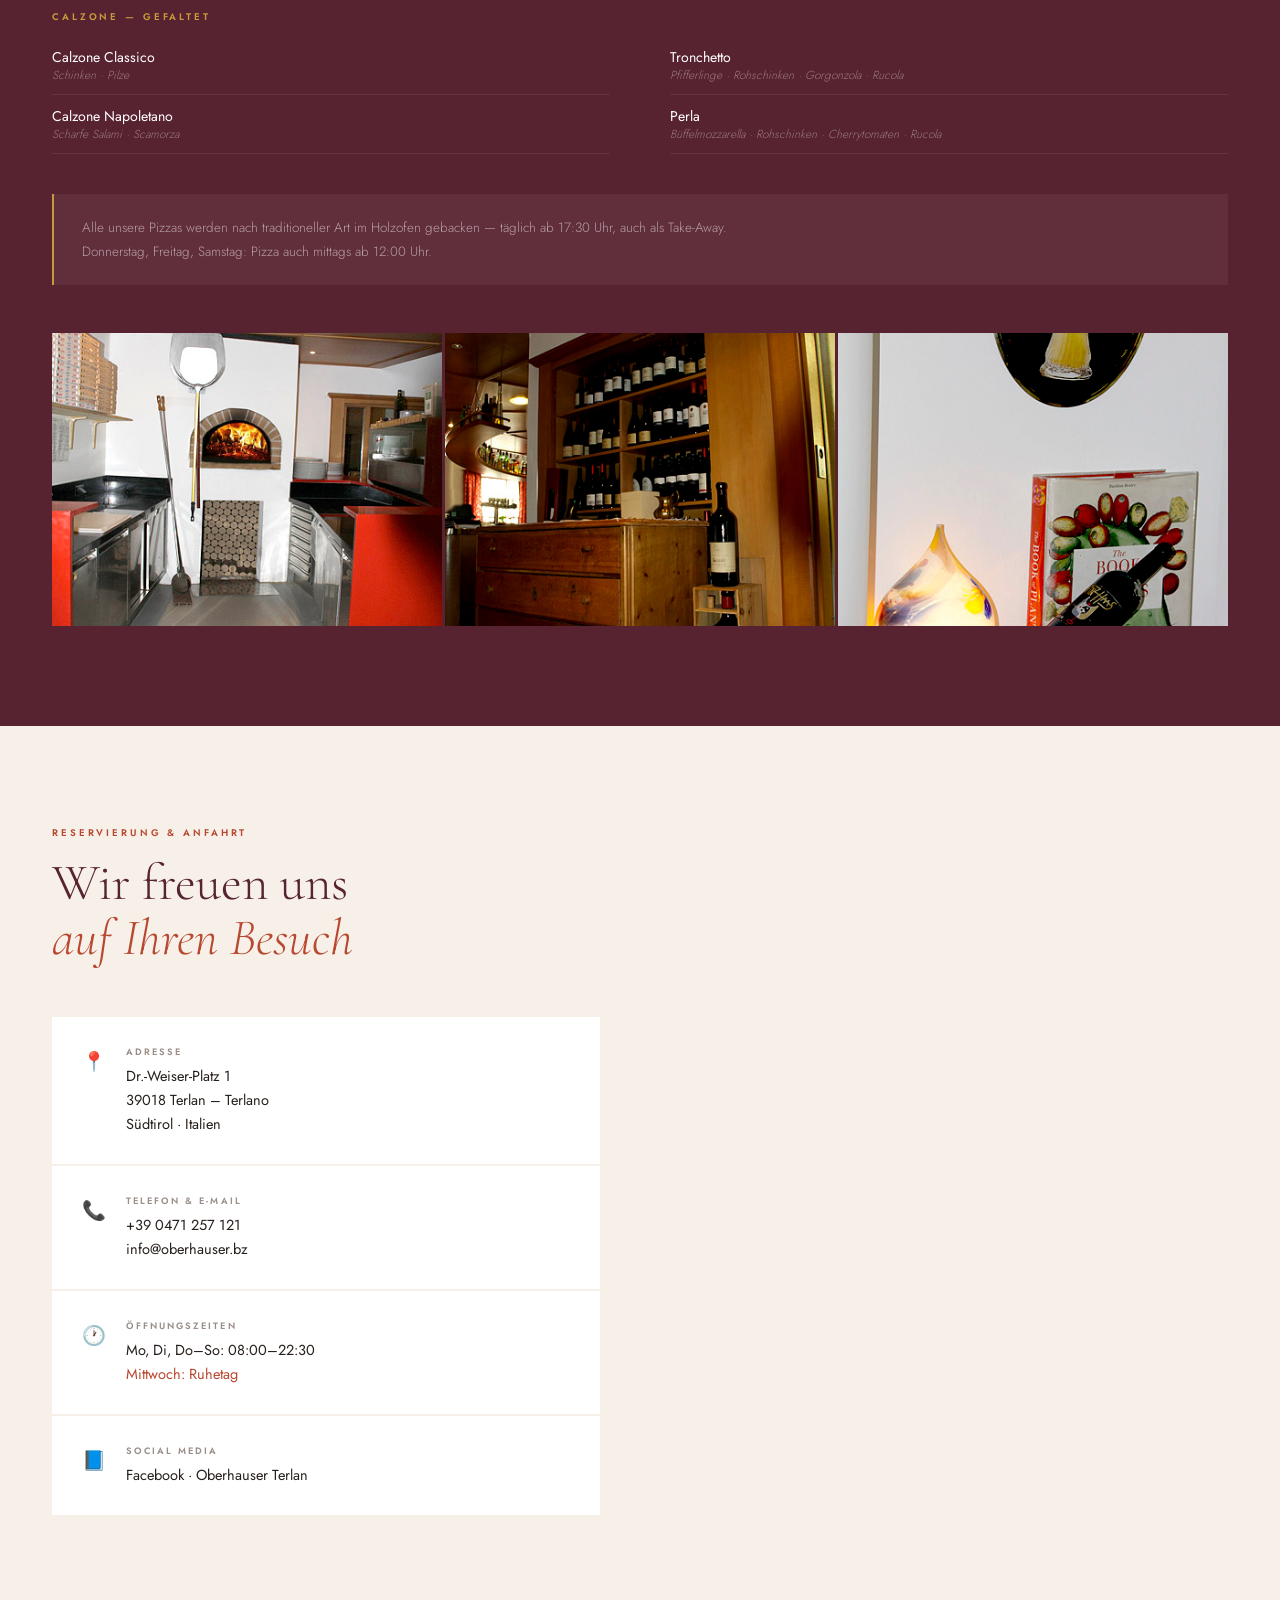
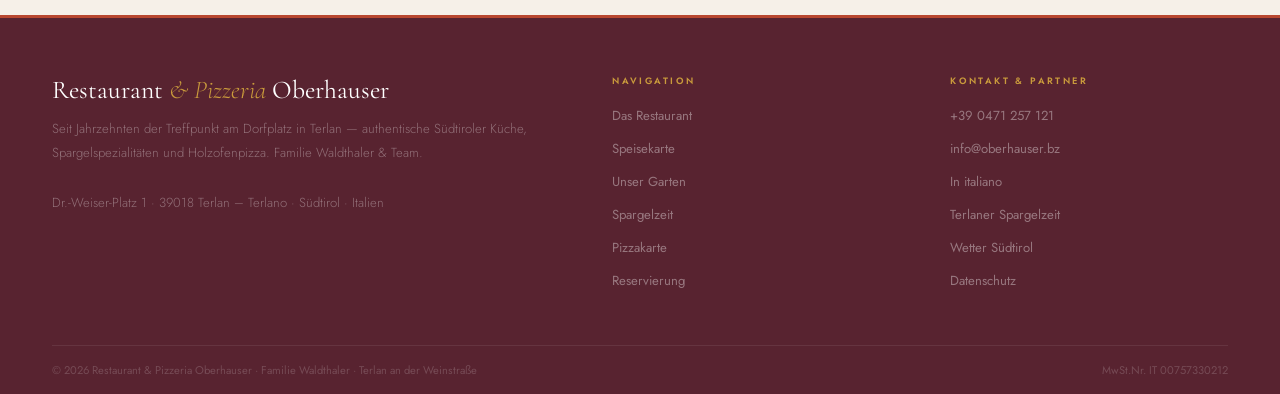
<file: projects/Oberhauser/index.html>
﻿<!DOCTYPE html>
<html lang="de">
<head>
  <meta charset="UTF-8">
  <meta name="viewport" content="width=device-width, initial-scale=1.0">
  <meta name="description" content="Restaurant Oberhauser  im Dorfzentrum in Terlan an der Weinstraße, bekannt für Spargel- die südtiroler- und italienische Küche werden im gemütlichen Gastlokal serviert ...">
  <meta name="keywords" content="Spargelzeit, Spargelspezialität, Südtiroler Spezialitäten, Einheimische Südtiroler Gerichte, Restaurant mit Garten, Restaurant für Gruppen, Restaurant mit Stube, Restaurant zwischen Bozen und Meran, Restaurant im Etschtal, Restaurant Meran Umgebung,">
  <title>Restaurant & Pizzeria Oberhauser – Terlan an der Weinstraße</title>
  <link rel="shortcut icon" type="image/x-icon" href="favicon.ico?1774802215">
  <link rel="stylesheet" href="/assets/fonts/fonts.css">
  <link rel="stylesheet" href="style.css">
</head>
<body>

<!-- NAV -->
<nav id="nav">
  <a href="#hero" class="nav-logo">Oberhauser <em>Terlan</em></a>
  <ul class="nav-links">
    <li><a href="#ueber">Das Restaurant</a></li>
    <li><a href="#kueche">Speisekarte</a></li>
    <li><a href="#garten">Garten</a></li>
    <li><a href="#pizza">Pizza</a></li>
    <li><a href="#kontakt">Kontakt</a></li>
  </ul>
  <a href="#kontakt" class="nav-reserve">Reservierung</a>
</nav>

<!-- HERO -->
<section id="hero">
  <div class="hero-img" id="heroBg"></div>
  <div class="hero-overlay"></div>
  <div class="hero-content">
    <div class="hero-eyebrow">Terlan an der Weinstraße · Südtirol</div>
    <h1 class="hero-h1">
      Restaurant<br>
      <em>& Pizzeria</em><br>
      Oberhauser
    </h1>
    <p class="hero-sub">Am Dorfplatz in Terlan — Südtiroler Küche, Spargelspezialitäten und hausgemachte Pizza im Holzofen. Geführt von Familie Waldthaler.</p>
    <div class="hero-btns">
      <a href="#kueche" class="btn-terra">Speisekarte</a>
      <a href="#pizza" class="btn-outline">Zur Pizzakarte</a>
    </div>
  </div>
  <div class="hero-lang">
    <a href="#" class="on">DE</a>
    <span>·</span>
    <a href="http://it.oberhauser.bz">IT</a>
  </div>
</section>

<!-- INFO-KARTEN -->
<div class="info-cards-outer">
  <div class="info-cards">
    <div class="info-card reveal">
      <div class="info-card-label">Öffnungszeiten</div>
      <div class="info-card-val">08:00 – <em>22:30</em></div>
      <div class="info-card-sub">Mo, Di, Do–So durchgehend<br>Mittwoch: Ruhetag</div>
    </div>
    <div class="info-card reveal d1">
      <div class="info-card-label">Küche & Pizza</div>
      <div class="info-card-val">Holzofen<em>pizza</em></div>
      <div class="info-card-sub">Warme Küche 12–14 & 18:30–21:30<br>Pizza ab 17:30 Uhr täglich</div>
    </div>
    <div class="info-card reveal d2">
      <div class="info-card-label">Reservierung</div>
      <div class="info-card-val"><em>+39</em> 0471 257 121</div>
      <div class="info-card-sub">info@oberhauser.bz<br>Dr.-Weiser-Platz 1, Terlan</div>
    </div>
  </div>
</div>

<!-- ÜBER UNS -->
<section id="ueber">
  <div class="ueber-inner">
    <div class="ueber-img-wrap reveal">
      <img class="ueber-img-main"
        src="bilder/restaurant & pizza oberhauser05.jpg"
        alt="Restaurant Oberhauser Gaststube"
        onerror="this.src='bilder/restaurant & pizza oberhauser49.jpg'">
      <img class="ueber-img-float"
        src="bilder/restaurant & pizza oberhauser27.jpg"
        alt="Gaststube Detail"
        onerror="this.style.display='none'">
    </div>
    <div class="ueber-text reveal d1">
      <div class="eyebrow">Das Restaurant · Seit Jahrzehnten</div>
      <h2 class="sec-title">Treffpunkt am<br><em>Kirchplatz</em></h2>
      <p class="body-text">Seit vielen Jahren ist das Oberhauser am Dorfplatz von Terlan der Treffpunkt für Gäste aus nah und fern. Drei Dinge versüssen dem Menschen das Leben: gesundes, gutes Essen, eine gesellige Runde bei Tisch und die nötige Zeit, dies alles zu geniessen.</p>
      <p class="body-text">Ob im gemütlichen Speisesaal, in der Bar, im Wintergarten oder draussen im lauschigen Garten — überall werden Sie von unserem qualifizierten Personal verwöhnt. Gruppen bis zu 80 Personen sind herzlich willkommen.</p>
      <div class="oeff-strip">
        <div class="oeff-strip-title">Öffnungszeiten</div>
        <div class="oeff-row"><strong>Täglich geöffnet</strong><span>08:00 – 22:30 Uhr</span></div>
        <div class="oeff-row"><strong>Warme Küche</strong><span>12:00–14:00 & 18:30–21:30</span></div>
        <div class="oeff-row"><strong>Pizza</strong><span>17:30–22:00 & Do/Fr/Sa auch mittags</span></div>
        <div class="oeff-row"><strong>Mittwoch</strong><span class="closed">Ruhetag</span></div>
      </div>
    </div>
  </div>
</section>

<!-- QUOTE -->
<div id="philosophie">
  <div class="phil-inner">
    <div class="phil-line"></div>
    <p class="phil-quote">„Drei Dinge versüssen dem Menschen das Leben: gesundes, gutes Essen, eine gesellige Runde bei Tisch und die nötige Zeit, dies alles zu geniessen."</p>
    <p class="phil-attr">Familie Waldthaler & Team — Restaurant Oberhauser · Terlan</p>
  </div>
</div>

<!-- FOTO STRIP -->
<div class="photo-strip-outer">
  <div class="photo-strip" id="photoStrip">
    <img src="bilder/restaurant & pizza oberhauser06.jpg" alt="Gaststube" onerror="this.style.display='none'">
    <img src="bilder/oberhauser-web-image1.jpg" alt="Küche" onerror="this.style.display='none'">
    <img src="bilder/restaurant & pizza oberhauser09.jpg" alt="Restaurant" onerror="this.style.display='none'">
    <img src="bilder/oberhauser-web-image2.jpg" alt="Speisen" onerror="this.style.display='none'">
    <img src="bilder/restaurant & pizza oberhauser41.jpg" alt="Stube" onerror="this.style.display='none'">
    <img src="bilder/oberhauser-web-image3.jpg" alt="Gericht" onerror="this.style.display='none'">
    <img src="bilder/restaurant & pizza oberhauser61.jpg" alt="Ambiente" onerror="this.style.display='none'">
    <img src="bilder/oberhauser-web-image4.jpg" alt="Tisch" onerror="this.style.display='none'">
  </div>
</div>

<!-- MENU -->
<section id="kueche">
  <div class="kueche-inner">
    <div class="kueche-header">
      <div class="reveal">
        <div class="eyebrow">Restaurant & Küche</div>
        <h2 class="sec-title">Südtiroler Küche<br><em>& mediterranes Flair</em></h2>
      </div>
      <p class="kueche-note reveal d1">
        Authentische und unverfälschte Lebensmittel, sorgfältig ausgewählt — saisonale Spezialitäten aus dem Etschtal, kombiniert mit den besten Zutaten der Region. Im Frühjahr dreht sich im Oberhauser alles um den berühmten Terlaner Spargel.
      </p>
    </div>

    <div class="menu-tabs">
      <div class="mtab on" data-tab="klassiker">Südtiroler Klassiker</div>
      <div class="mtab" data-tab="spargel">🌿 Spargelkarte</div>
      <div class="mtab" data-tab="fisch">Fisch & Meer</div>
    </div>

    <div class="mtab-content on" id="tab-klassiker">
      <div class="menu-list">
        <div class="menu-item">
          <div class="menu-name">Käseknödel mit Krautsalat</div>
          <div class="menu-sub">Hausgemacht · Südtiroler Klassiker</div>
        </div>
        <div class="menu-item">
          <div class="menu-name">Wienerschnitzel</div>
          <div class="menu-sub">Röstkartoffeln und Preiselbeermarmelade</div>
        </div>
        <div class="menu-item">
          <div class="menu-name">Vitello Tonnato</div>
          <div class="menu-sub">Kalbfleisch mit Thunfischsauce, klassisch</div>
        </div>
        <div class="menu-item">
          <div class="menu-name">Tagliata vom Rind</div>
          <div class="menu-sub">Mit Gemüse und Rosmarinkartoffeln</div>
        </div>
        <div class="menu-item">
          <div class="menu-name">Spaghetti mit Alpinem Pesto</div>
          <div class="menu-sub">Frische Pasta, Kräuter aus der Region</div>
        </div>
        <div class="menu-item">
          <div class="menu-name">Würziger Lardo</div>
          <div class="menu-sub">Mit Taggiasca-Oliven und Kartoffelfocaccia</div>
        </div>
        <div class="menu-item">
          <div class="menu-name">Braten von der Lammschulter</div>
          <div class="menu-sub">Mit Kartoffelflan und Boznersauce</div>
        </div>
        <div class="menu-item">
          <div class="menu-name">Marinierter Rindercarpaccio</div>
          <div class="menu-sub">Mit grünem und weissem Spargel, Boznersauce</div>
        </div>
      </div>
    </div>

    <div class="mtab-content" id="tab-spargel">
      <div class="menu-list">
        <div class="menu-highlight" style="grid-column:1/-1;background:var(--sage);margin-bottom:0;">
          <div class="menu-name" style="color:var(--white);font-size:0.72rem;letter-spacing:0.12em;">⭐ DER KLASSIKER</div>
          <div class="menu-sub" style="color:rgba(255,255,255,0.85);font-size:0.96rem;font-style:normal;margin-top:4px;font-weight:400;">Frische Terlaner Spargeln · Osterschinken · Kartoffeln · Boznersauce</div>
        </div>
        <div class="menu-item">
          <div class="menu-name">Spargelcremesüppchen</div>
          <div class="menu-sub">Aus frischen Terlaner Spargeln</div>
        </div>
        <div class="menu-item">
          <div class="menu-name">Crespelle mit Brie und Spargeln</div>
          <div class="menu-sub">Hausgemachte Pfannkuchen-Röllchen</div>
        </div>
        <div class="menu-item">
          <div class="menu-name">Tagliatelle mit Spargeln und Wolfsbarsch</div>
          <div class="menu-sub">Frische Pasta, saisonale Kombination</div>
        </div>
        <div class="menu-item">
          <div class="menu-name">Spargelfrikadellen (frittiert)</div>
          <div class="menu-sub">Garnelen im Speckmantel · Zitronen-Yoghurtdip</div>
        </div>
        <div class="menu-item">
          <div class="menu-name">Lachssteak mit Spargeln</div>
          <div class="menu-sub">Kartoffeln und Boznersauce</div>
        </div>
        <div class="menu-item">
          <div class="menu-name">Carpaccio mit Spargeln</div>
          <div class="menu-sub">Mariniertes Rindfleisch, grüner & weisser Spargel</div>
        </div>
      </div>
    </div>

    <div class="mtab-content" id="tab-fisch">
      <div class="menu-list">
        <div class="menu-item">
          <div class="menu-name">Lachssteak</div>
          <div class="menu-sub">Mit Spargeln, Kartoffeln und Boznersauce</div>
        </div>
        <div class="menu-item">
          <div class="menu-name">Spaghetti mit Venusmuscheln</div>
          <div class="menu-sub">Klassisch, frische Meeresfrüchte</div>
        </div>
        <div class="menu-item">
          <div class="menu-name">Tagliatelle mit Wolfsbarsch</div>
          <div class="menu-sub">Mit Spargeln, saisonal</div>
        </div>
        <div class="menu-item">
          <div class="menu-name">Garnelen im Speckmantel</div>
          <div class="menu-sub">Mit Zitronen-Yoghurtdip</div>
        </div>
      </div>
    </div>
  </div>
</section>

<!-- GARDEN -->
<section id="garten">
  <div class="garten-text reveal">
    <div class="garten-eyebrow">Unser Garten</div>
    <h2 class="garten-title">Jahrhundertealte<br><em>Bäume & Kühle</em></h2>
    <p class="garten-body">Unser Garten liegt im Herzen des Dorfes, weitab vom lauten Verkehr. Jahrhundertealte Bäume spenden an heissen Tagen wohltuenden Schatten und schaffen an lauen Sommerabenden ein unvergleichliches Mikroklima.</p>
    <p class="garten-body">Kühles Bier, wohlgereifter Wein und eine schmackhafte Pizza — ob in geselliger Runde oder in trauter Zweisamkeit. Für die Kleinen gibt es eine schöne Spielwiese.</p>
    <div class="garten-facts">
      <div>
        <div class="garten-fact-n">80</div>
        <div class="garten-fact-l">Plätze für Gäste</div>
      </div>
      <div>
        <div class="garten-fact-n">🌳</div>
        <div class="garten-fact-l">Jahrhundertealte Bäume</div>
      </div>
      <div>
        <div class="garten-fact-n">🧒</div>
        <div class="garten-fact-l">Spielwiese</div>
      </div>
    </div>
  </div>
  <img class="garten-img reveal d1"
    src="bilder/Oberhauser_Garten.jpg"
    alt="Garten Restaurant Oberhauser Terlan"
    onerror="this.src='bilder/restaurant & pizza oberhauser49.jpg'">
</section>

<!-- SPECIAL -->
<section id="spargel">
  <div class="spargel-inner">
    <div class="reveal">
      <img class="spargel-img"
        src="bilder/oberhauser-web-image5.jpg"
        alt="Spargelzeit Terlan Oberhauser"
        onerror="this.src='bilder/restaurant & pizza oberhauser49.jpg'">
    </div>
    <div class="reveal d1">
      <div class="spargel-badge">🌱 Terlaner Spargelzeit</div>
      <h2 class="sec-title">Das weisse Gold<br><em>von Terlan</em></h2>
      <p class="body-text">Terlan ist weltberühmt für seinen Spargel. Der Margarete-Spargel aus dem Etschtal — zart, nussig, von unvergleichlichem Aroma — ist das Prunkstück der Terlaner Spargelzeit. Im Frühling verwandelt das Oberhauser seine Karte rund um dieses königliche Gemüse.</p>
      <p class="body-text">Spargelcremesüppchen, der klassische Spargel mit Osterschinken und Boznersauce, Pasta mit Spargeln und Wolfsbarsch — die Saisonkarte feiert die Eigenheit des weissen Goldes aus unserer Region.</p>
      <div class="spargel-note">
        <strong>Spargelzeit:</strong> Ende März bis Ende Mai<br>
        Tischreservierung empfohlen: <a href="tel:+390471257121" style="color:var(--sage);">+39 0471 257 121</a><br>
        Der passende Wein: <em>Terlaner Sauvignon</em>
      </div>
    </div>
  </div>
</section>

<!-- PIZZA -->
<section id="pizza">
  <div class="pizza-inner">
    <div class="pizza-header">
      <div class="reveal">
        <div class="eyebrow" style="color:var(--gold);">Pizzeria</div>
        <h2 class="pizza-title">Pizza aus dem<br><em>Holzofen</em></h2>
      </div>
      <p class="pizza-desc reveal d1">
        Beliebt und bekannt: unsere Pizza nach traditioneller Art im Holzofen gebacken — täglich ab 17:30 Uhr. Alle Zutaten, von der Tomatensauce bis zum Mozzarella, vom Rohschinken bis zu den Meeresfrüchten, werden nach strengen Kriterien ausgesucht.
      </p>
    </div>

    <div class="pizza-grid">
      <!-- FOCACCE -->
      <div class="pizza-cat-title" style="grid-column:1/-1;">Focacce</div>
      <div class="pizza-entry">
        <div>
          <div class="pizza-name">Classica</div>
          <div class="pizza-ing">Olivenöl · grobes Salz · Rosmarin</div>
        </div>
      </div>
      <div class="pizza-entry">
        <div>
          <div class="pizza-name">Crudo</div>
          <div class="pizza-ing">Zusätzlich mit Rohschinken</div>
        </div>
      </div>
      <div class="pizza-entry">
        <div>
          <div class="pizza-name">Lardo</div>
          <div class="pizza-ing">Zusätzlich mit weissem Speck</div>
        </div>
      </div>
      <div class="pizza-entry">
        <div>
          <div class="pizza-name">Fresh</div>
          <div class="pizza-ing">Rucola und Cherrytomaten</div>
        </div>
      </div>

      <!-- PIZZE ROSSE -->
      <div class="pizza-cat-title" style="grid-column:1/-1;">Pizze Rosse</div>
      <div class="pizza-entry"><div><div class="pizza-name">Margherita</div><div class="pizza-ing">Tomatensauce · Mozzarella · Oregano</div></div></div>
      <div class="pizza-entry"><div><div class="pizza-name">Tiroler</div><div class="pizza-ing">Tomate · Mozzarella · Speck · Zwiebel</div></div></div>
      <div class="pizza-entry"><div><div class="pizza-name">Siciliana</div><div class="pizza-ing">Sardellen · Kapern · Oliven</div></div></div>
      <div class="pizza-entry"><div><div class="pizza-name">Capricciosa</div><div class="pizza-ing">Schinken · Pilze · Artischocken</div></div></div>
      <div class="pizza-entry"><div><div class="pizza-name">Diavola</div><div class="pizza-ing">Scharfe Salami · scharfe Peperoni</div></div></div>
      <div class="pizza-entry"><div><div class="pizza-name">4 Jahreszeiten</div><div class="pizza-ing">Schinken · Pilze · Artischocken · Oliven</div></div></div>
      <div class="pizza-entry"><div><div class="pizza-name">Bresaola</div><div class="pizza-ing">Bresaola · Pfifferlinge · Scamorza</div></div></div>
      <div class="pizza-entry"><div><div class="pizza-name">Deliziosa</div><div class="pizza-ing">Bresaola · Rucola · Cherrytomaten</div></div></div>
      <div class="pizza-entry"><div><div class="pizza-name">Rohschinken</div><div class="pizza-ing">Tomatensauce · Mozzarella · Rohschinken</div></div></div>
      <div class="pizza-entry"><div><div class="pizza-name">Gemüse</div><div class="pizza-ing">Auberginen · Zucchini · Spargeln · Spinat · Parmesan</div></div></div>
      <div class="pizza-entry"><div><div class="pizza-name">Brie & Rucola</div><div class="pizza-ing">Tomate · Mozzarella · Brie · Rucola</div></div></div>
      <div class="pizza-entry"><div><div class="pizza-name">Garnelen & Rucola</div><div class="pizza-ing">Tomate · Mozzarella · Garnelen · Rucola</div></div></div>
      <div class="pizza-entry"><div><div class="pizza-name">Salmonata</div><div class="pizza-ing">Räucherlachs · Feta · Spargeln</div></div></div>
      <div class="pizza-entry"><div><div class="pizza-name">Speciale</div><div class="pizza-ing">Pfifferlinge · Salami · Basilikum · Parmesan</div></div></div>
      <div class="pizza-entry"><div><div class="pizza-name">Nach meiner Art</div><div class="pizza-ing">Steinpilze · Rohschinken · Parmesanraspel</div></div></div>
      <div class="pizza-entry"><div><div class="pizza-name">Meeresfrüchte</div><div class="pizza-ing">Frische Meeresfrüchte · Tomate · Mozzarella</div></div></div>
      <div class="pizza-entry"><div><div class="pizza-name">Margheritissima</div><div class="pizza-ing">Büffelmozzarella · Parmesan · Cherrytomaten</div></div></div>
      <div class="pizza-entry"><div><div class="pizza-name">Fiorentina</div><div class="pizza-ing">Spinat · Gorgonzola · scharfe Salami · Knoblauch</div></div></div>

      <!-- PIZZE BIANCHE -->
      <div class="pizza-cat-title" style="grid-column:1/-1;">Pizze Bianche — ohne Tomatensauce</div>
      <div class="pizza-entry"><div><div class="pizza-name">Peccato di Gola</div><div class="pizza-ing">Brie · Zucchini · Auberginen · Speck · Parmesan</div></div></div>
      <div class="pizza-entry"><div><div class="pizza-name">Bufalina</div><div class="pizza-ing">Büffelmozzarella · Salami · Cherrytomaten · Basilikum</div></div></div>
      <div class="pizza-entry"><div><div class="pizza-name">Rimini</div><div class="pizza-ing">Rohschinken · Stracchino · Rucola</div></div></div>
      <div class="pizza-entry"><div><div class="pizza-name">Contadina</div><div class="pizza-ing">Speck · Zwiebel · Büffelmozzarella · Steinpilze</div></div></div>
      <div class="pizza-entry"><div><div class="pizza-name">Padana</div><div class="pizza-ing">Salsiccia · Gorgonzola · Zwiebel</div></div></div>

      <!-- CALZONE -->
      <div class="pizza-cat-title" style="grid-column:1/-1;">Calzone — gefaltet</div>
      <div class="pizza-entry"><div><div class="pizza-name">Calzone Classico</div><div class="pizza-ing">Schinken · Pilze</div></div></div>
      <div class="pizza-entry"><div><div class="pizza-name">Tronchetto</div><div class="pizza-ing">Pfifferlinge · Rohschinken · Gorgonzola · Rucola</div></div></div>
      <div class="pizza-entry"><div><div class="pizza-name">Calzone Napoletano</div><div class="pizza-ing">Scharfe Salami · Scamorza</div></div></div>
      <div class="pizza-entry"><div><div class="pizza-name">Perla</div><div class="pizza-ing">Büffelmozzarella · Rohschinken · Cherrytomaten · Rucola</div></div></div>

      <div class="pizza-holzofen-note">
        Alle unsere Pizzas werden nach traditioneller Art im Holzofen gebacken — täglich ab 17:30 Uhr, auch als Take-Away.<br>
        Donnerstag, Freitag, Samstag: Pizza auch mittags ab 12:00 Uhr.
      </div>
    </div>

    <div class="pizza-imgs" style="margin-top:48px;">
      <img src="bilder/restaurant & pizza oberhauser17.jpg"
        alt="Pizza Oberhauser" onclick="openLb(this)" style="cursor:zoom-in;"
        onerror="this.style.display='none'">
      <img src="bilder/restaurant & pizza oberhauser25.jpg"
        alt="Pizza aus dem Holzofen" onclick="openLb(this)" style="cursor:zoom-in;"
        onerror="this.style.display='none'">
      <img src="bilder/restaurant & pizza oberhauser69.jpg"
        alt="Pizza Zutaten" onclick="openLb(this)" style="cursor:zoom-in;"
        onerror="this.style.display='none'">
    </div>
  </div>
</section>

<!-- KONTAKT -->
<section id="kontakt">
  <div class="kontakt-inner">
    <div style="margin-bottom:50px;" class="reveal">
      <div class="eyebrow">Reservierung & Anfahrt</div>
      <h2 class="sec-title">Wir freuen uns<br><em>auf Ihren Besuch</em></h2>
    </div>
    <div class="kontakt-grid">
      <div class="kontakt-cards reveal">
        <div class="kcard">
          <div class="kcard-ico">📍</div>
          <div>
            <div class="kcard-label">Adresse</div>
            <div class="kcard-val">Dr.-Weiser-Platz 1<br>39018 Terlan – Terlano<br>Südtirol · Italien</div>
          </div>
        </div>
        <div class="kcard">
          <div class="kcard-ico">📞</div>
          <div>
            <div class="kcard-label">Telefon & E-Mail</div>
            <div class="kcard-val">
              <a href="tel:+390471257121">+39 0471 257 121</a><br>
              <a href="mailto:info@oberhauser.bz">info@oberhauser.bz</a>
            </div>
          </div>
        </div>
        <div class="kcard">
          <div class="kcard-ico">🕐</div>
          <div>
            <div class="kcard-label">Öffnungszeiten</div>
            <div class="kcard-val">Mo, Di, Do–So: 08:00–22:30<br><span style="color:var(--terracotta);">Mittwoch: Ruhetag</span></div>
          </div>
        </div>
        <div class="kcard">
          <div class="kcard-ico">📘</div>
          <div>
            <div class="kcard-label">Social Media</div>
            <div class="kcard-val">
              <a href="https://www.facebook.com/174431425982072" target="_blank">Facebook · Oberhauser Terlan</a>
            </div>
          </div>
        </div>
      </div>
      <div class="reveal d1">
        <iframe class="map-frame"
          src="https://www.google.com/maps?q=Restaurant+Oberhauser+Terlan&z=16&output=embed"
          allowfullscreen loading="lazy" title="Restaurant Oberhauser Terlan Karte">
        </iframe>
      </div>
    </div>
  </div>
</section>

<!-- FOOTER -->
<footer>
  <div class="footer-grid">
    <div>
      <div class="footer-logo">Restaurant <em>& Pizzeria</em> Oberhauser</div>
      <p class="footer-p">Seit Jahrzehnten der Treffpunkt am Dorfplatz in Terlan — authentische Südtiroler Küche, Spargelspezialitäten und Holzofenpizza. Familie Waldthaler & Team.<br><br>Dr.-Weiser-Platz 1 · 39018 Terlan – Terlano · Südtirol · Italien</p>
    </div>
    <div>
      <div class="footer-h">Navigation</div>
      <ul class="footer-ul">
        <li><a href="#ueber">Das Restaurant</a></li>
        <li><a href="#kueche">Speisekarte</a></li>
        <li><a href="#garten">Unser Garten</a></li>
        <li><a href="#spargel">Spargelzeit</a></li>
        <li><a href="#pizza">Pizzakarte</a></li>
        <li><a href="#kontakt">Reservierung</a></li>
      </ul>
    </div>
    <div>
      <div class="footer-h">Kontakt & Partner</div>
      <ul class="footer-ul">
        <li><a href="tel:+390471257121">+39 0471 257 121</a></li>
        <li><a href="mailto:info@oberhauser.bz">info@oberhauser.bz</a></li>
        <li><a href="http://it.oberhauser.bz">In italiano</a></li>
        <li><a href="https://www.terlaner-spargelzeit.it" target="_blank">Terlaner Spargelzeit</a></li>
        <li><a href="https://wetter.provinz.bz.it" target="_blank">Wetter Südtirol</a></li>
        <li><a href="https://oberhauser.bz/datenschutz/" target="_blank">Datenschutz</a></li>
      </ul>
    </div>
  </div>
  <div class="footer-bottom">
    <p>© 2026 Restaurant & Pizzeria Oberhauser · Familie Waldthaler · Terlan an der Weinstraße</p>
    <p>MwSt.Nr. IT 00757330212</p>
  </div>
</footer>

<button id="topBtn" onclick="scrollToTop()">↑</button>
<div id="lb" class="lb" onclick="closeLb()">
  <span class="lb-x" onclick="closeLb()">×</span>
  <img id="lb-img">
</div>

<script src="script.js"></script>

</body>
</html>
</file>
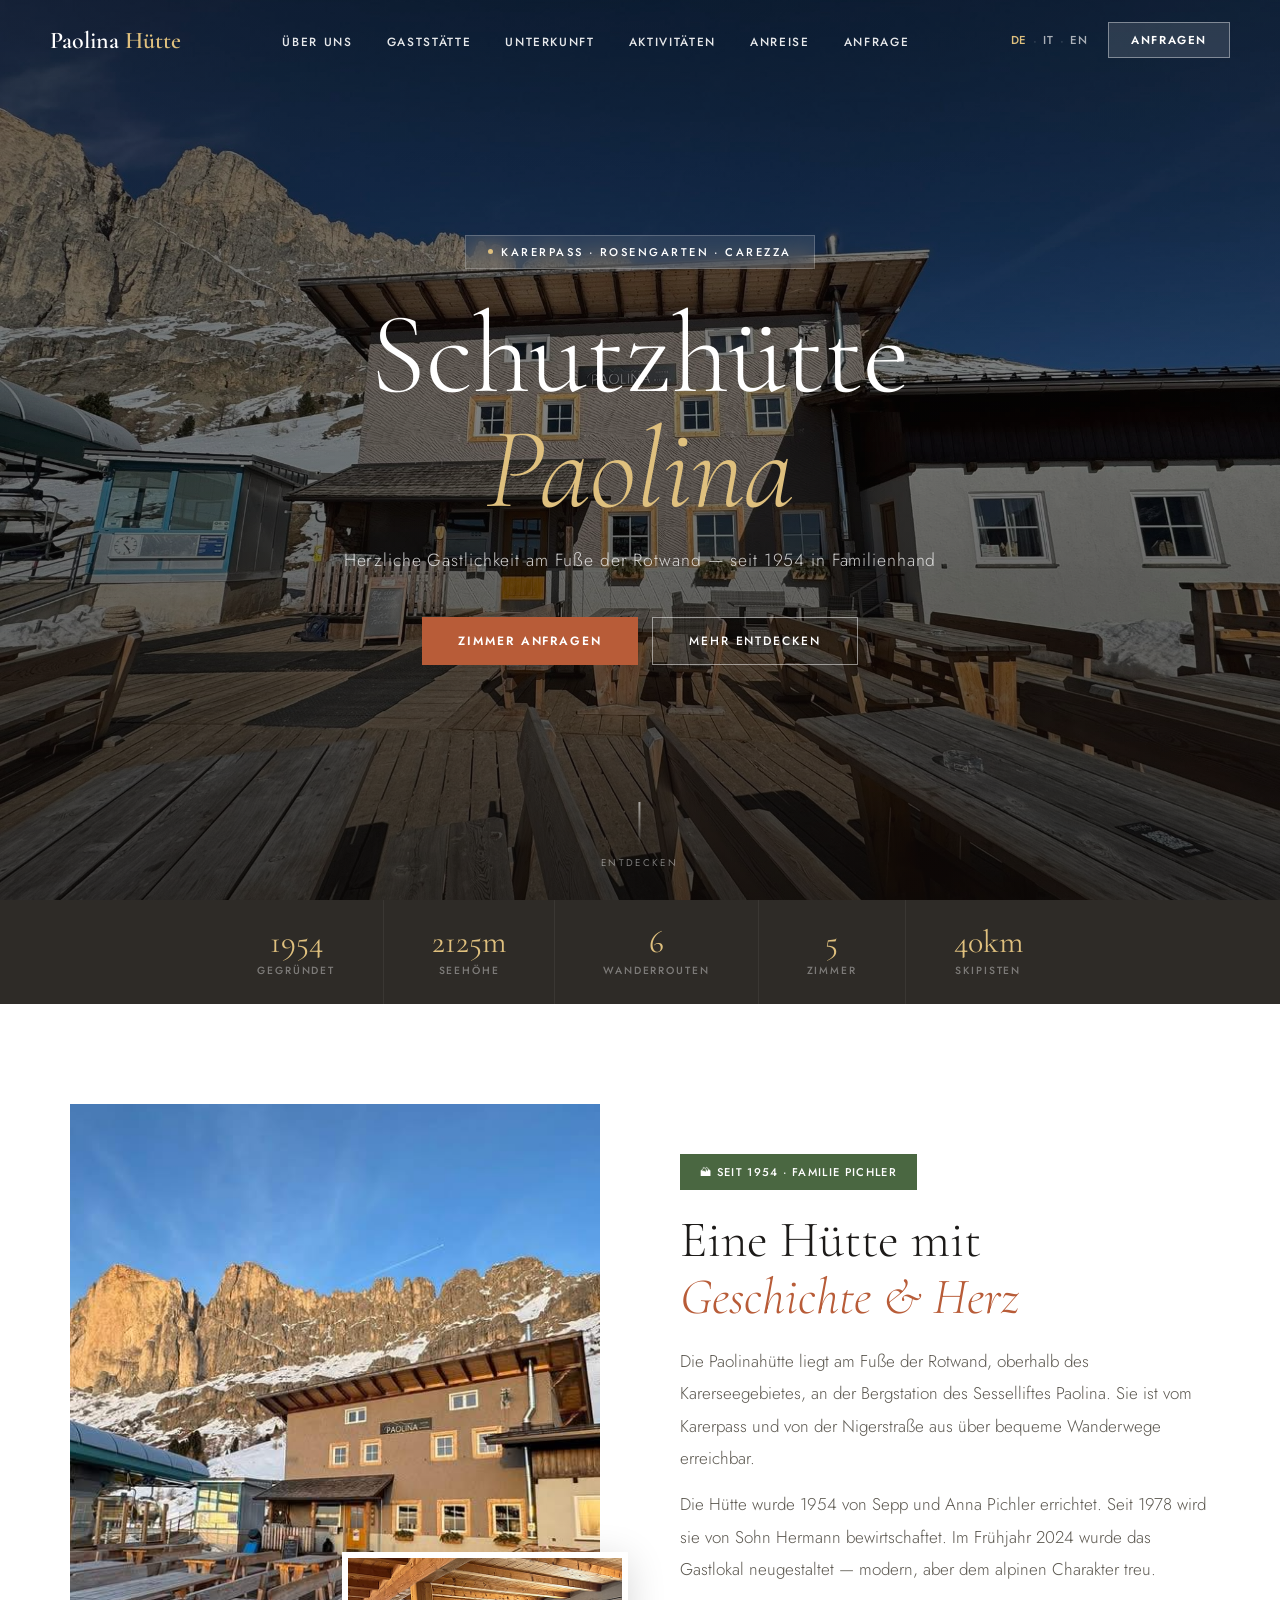
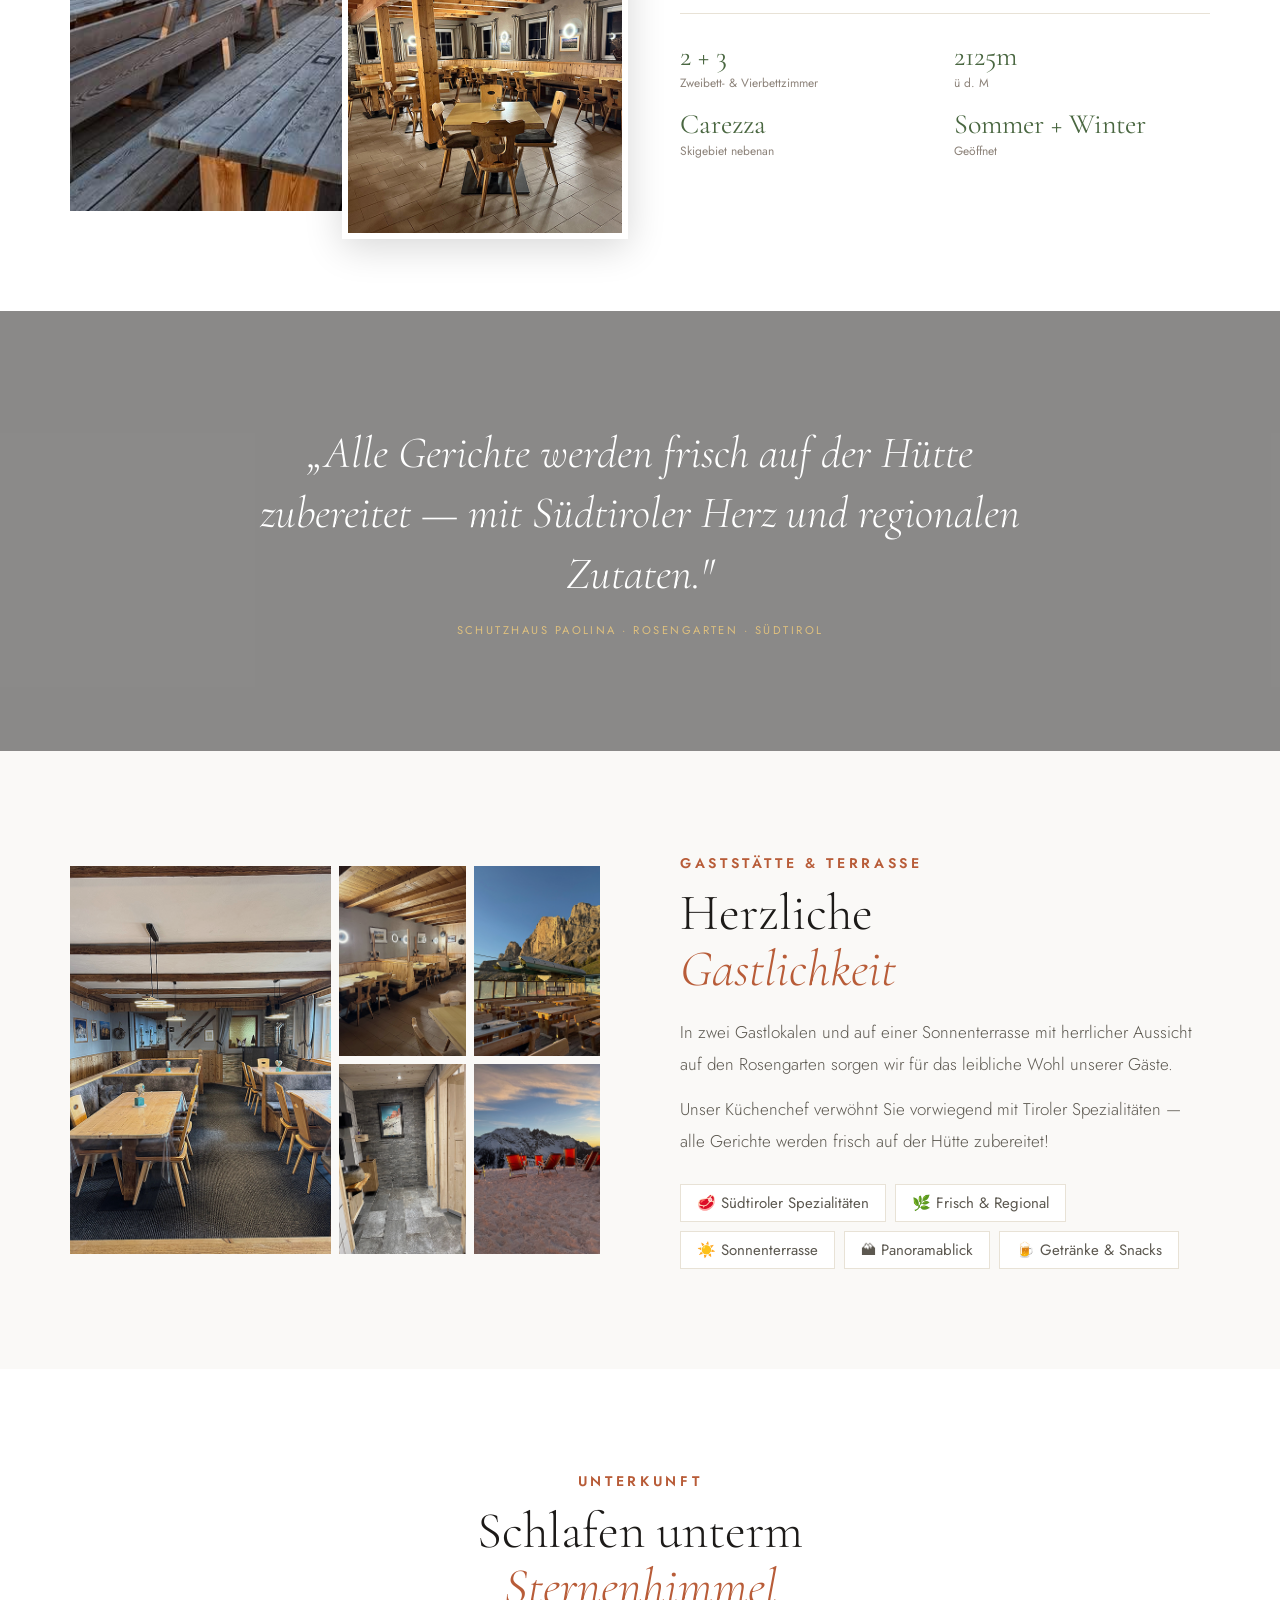
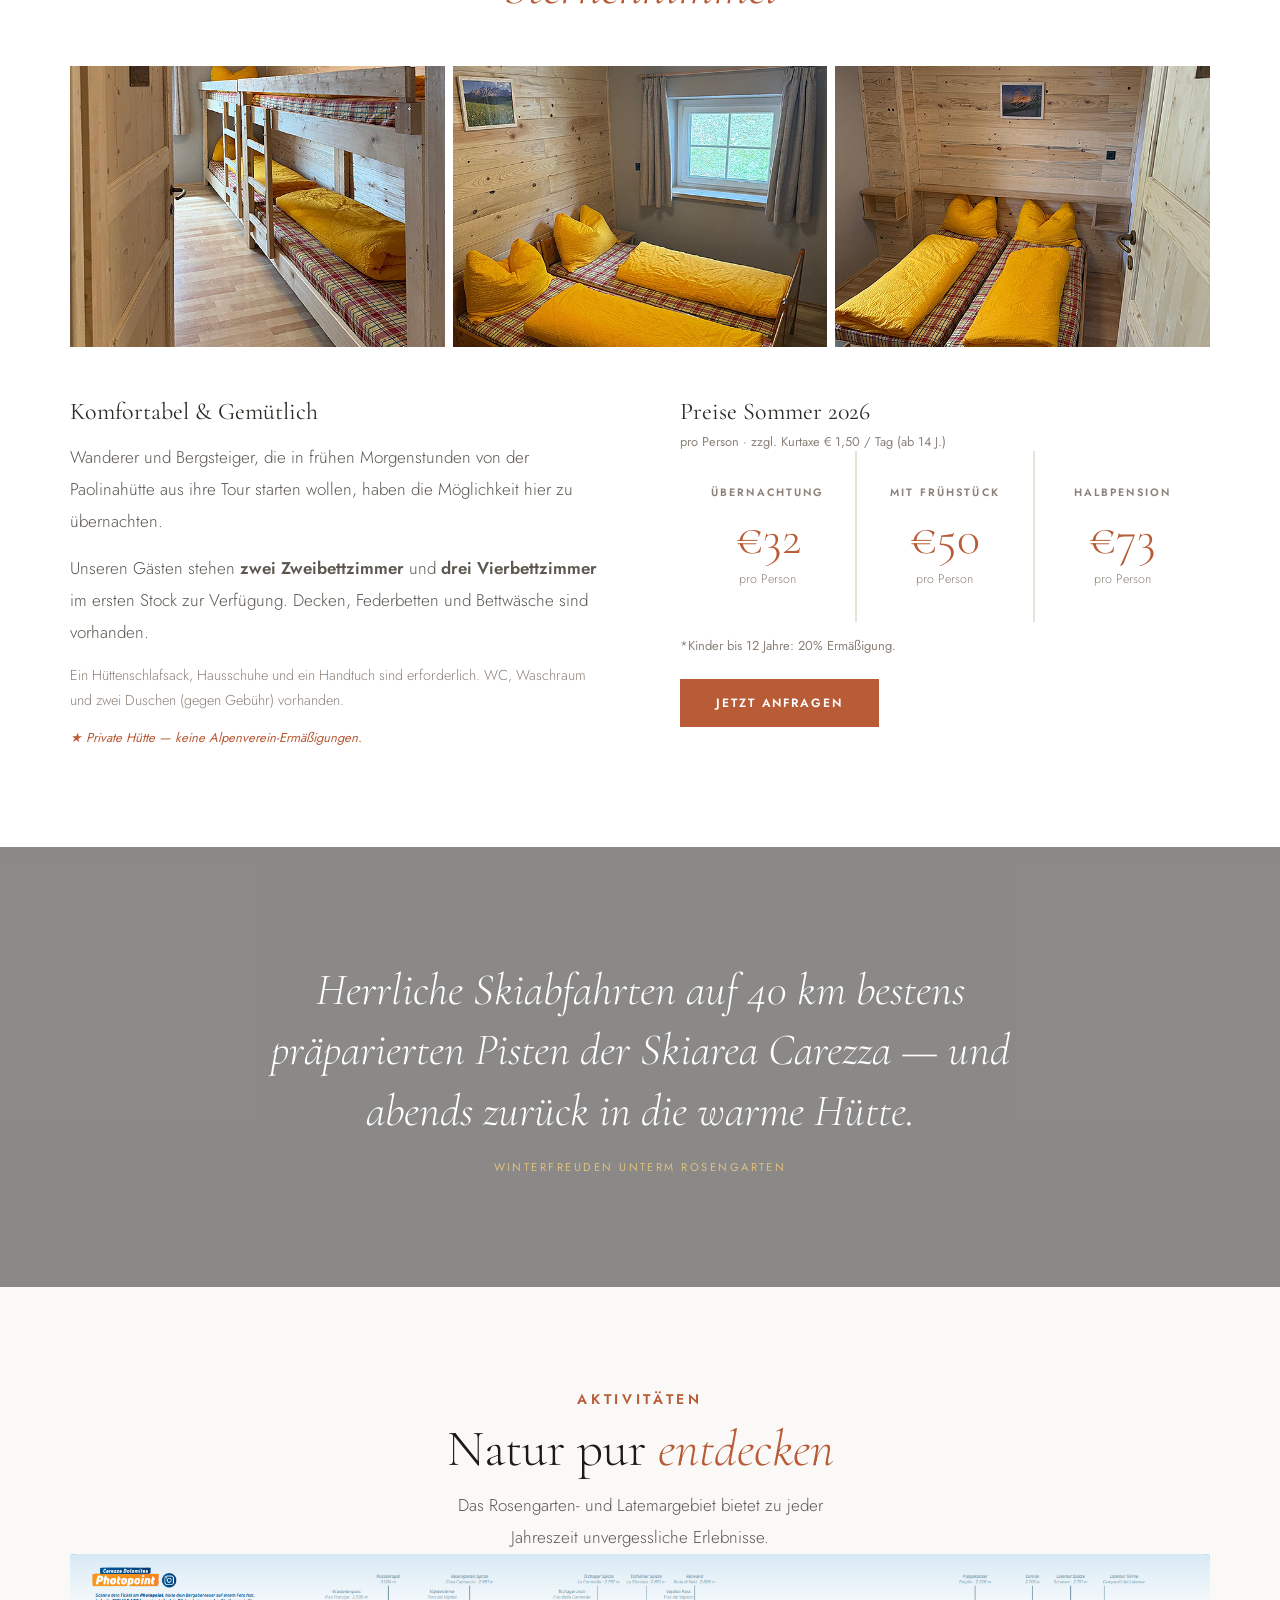
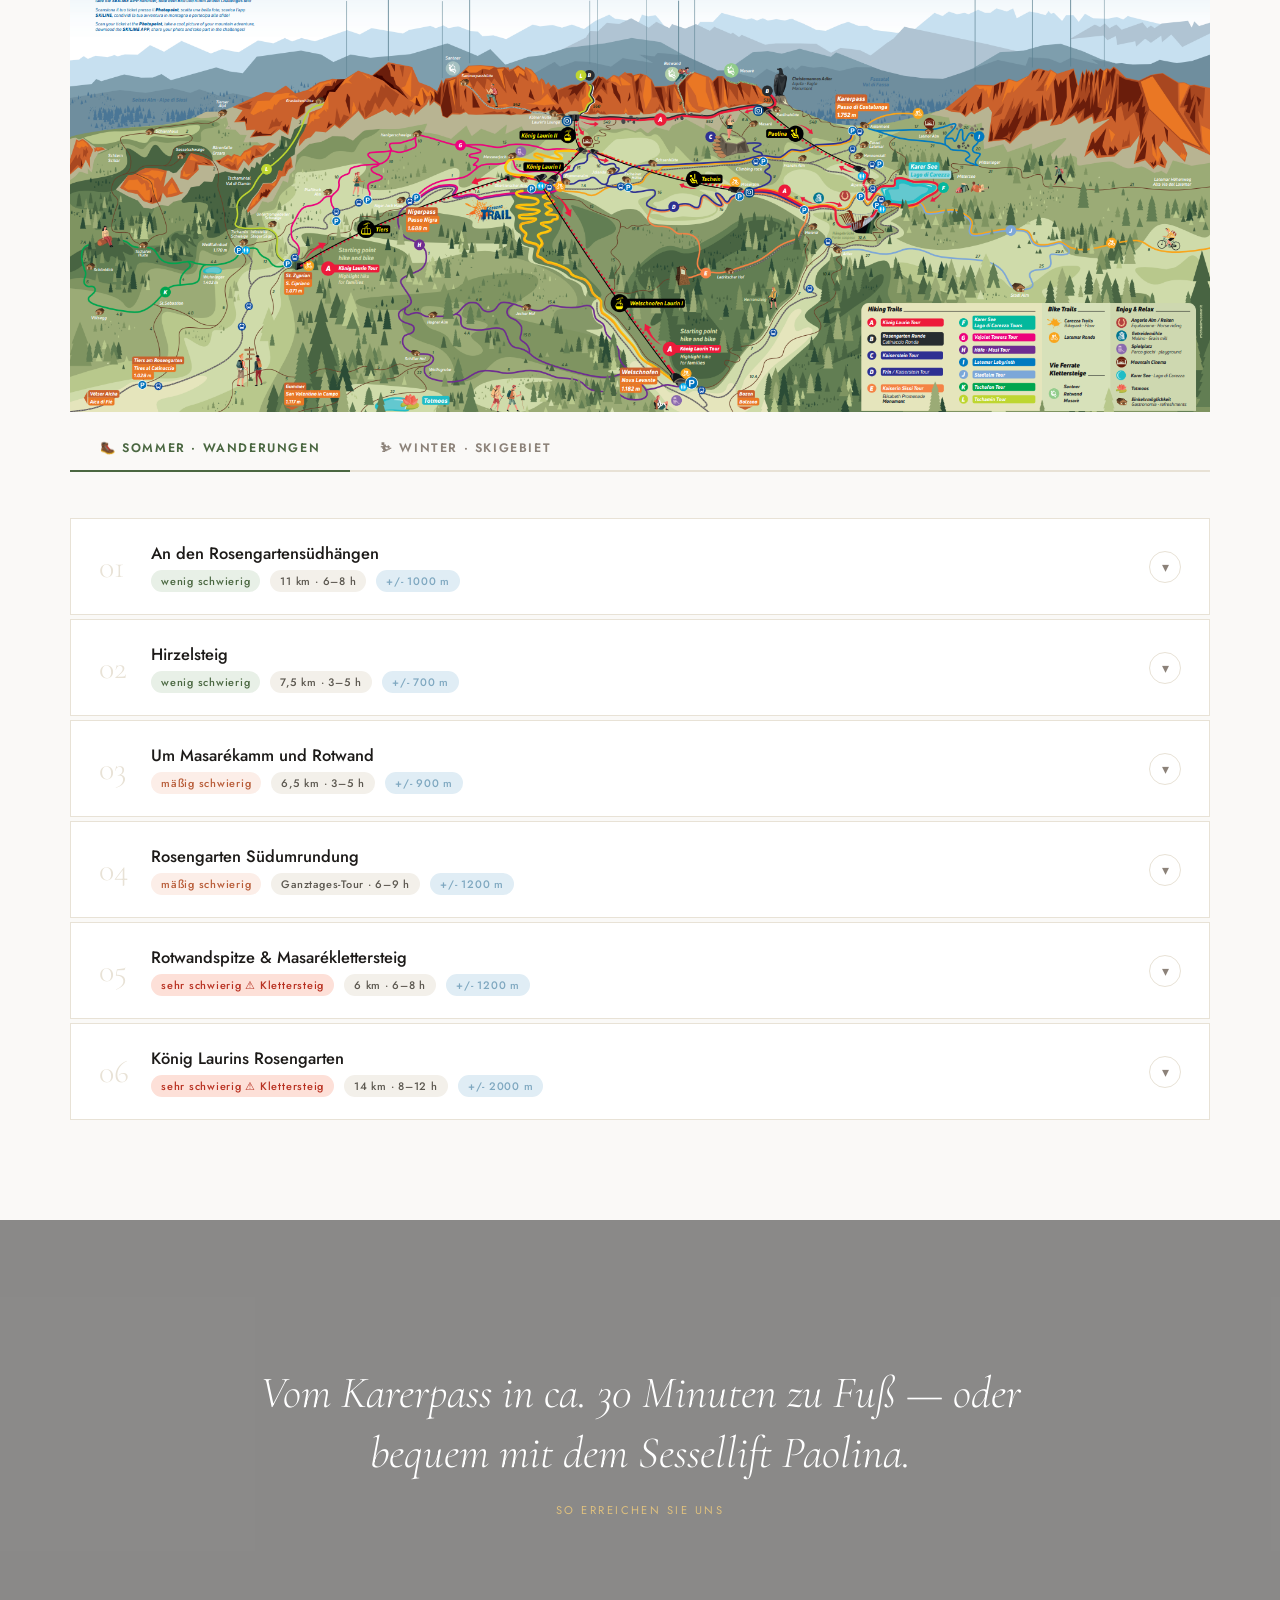
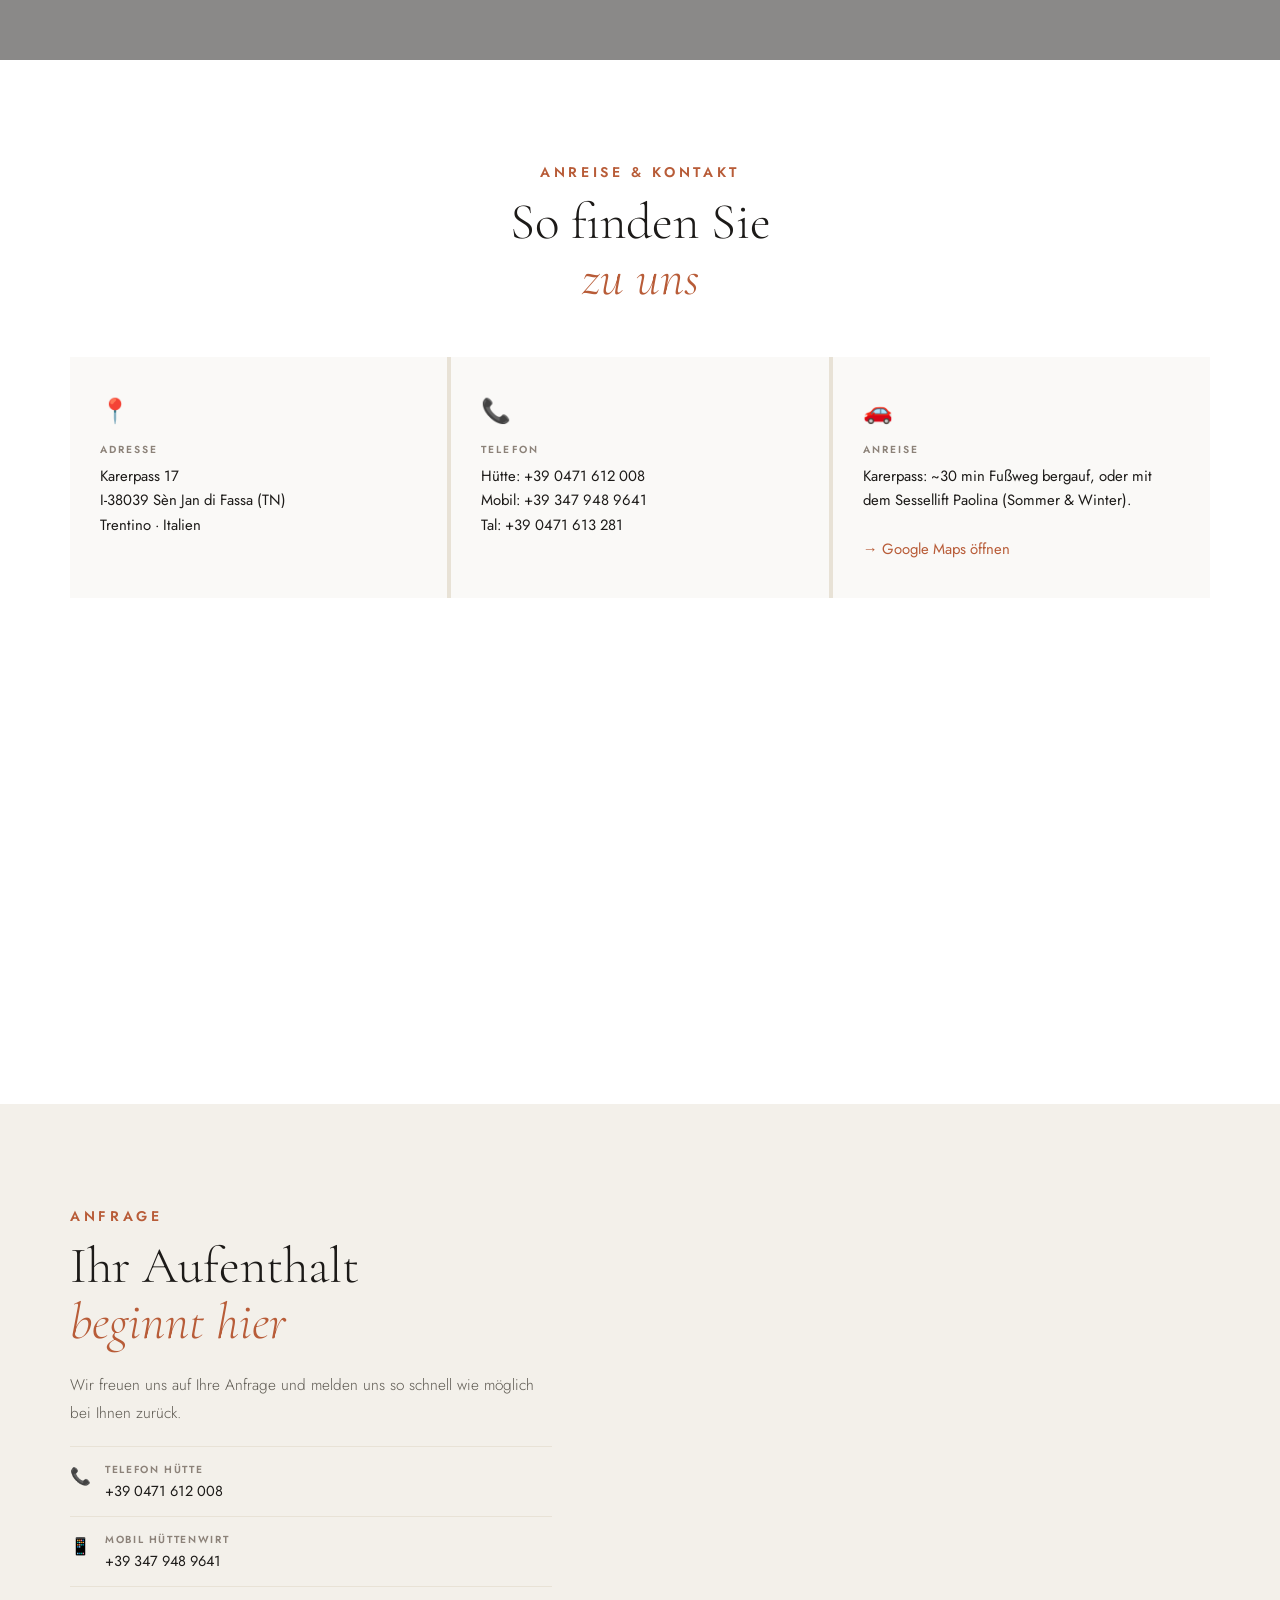
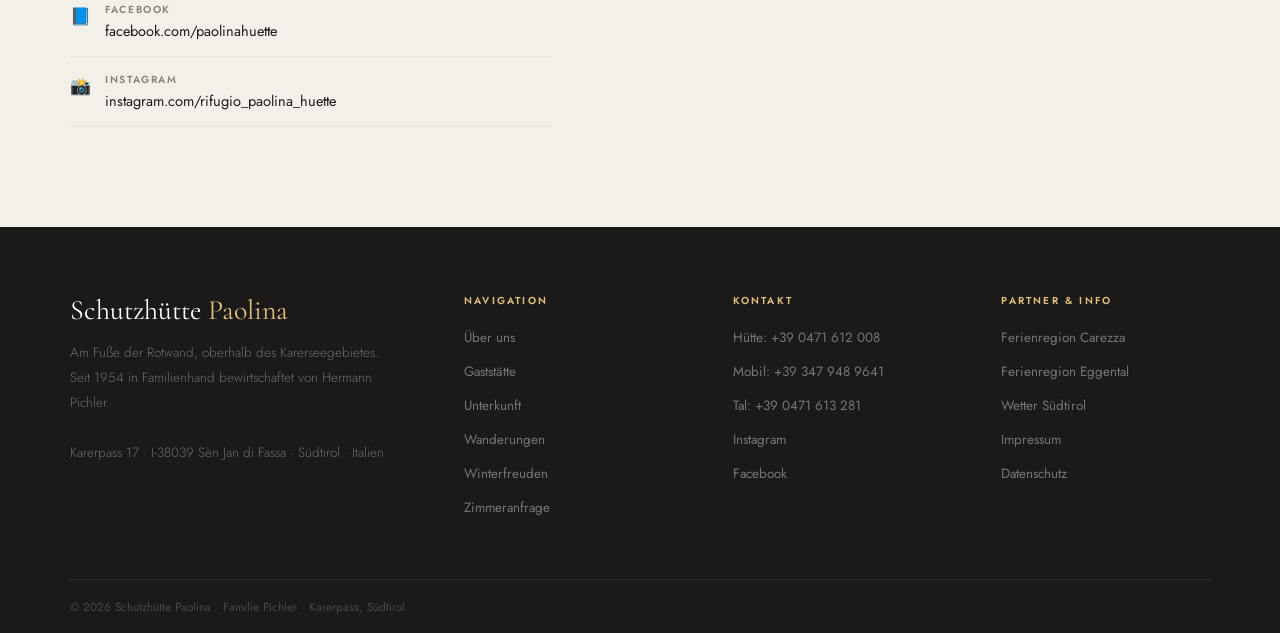
<file: projects/PaolinaHuette/index.html>
<!DOCTYPE html>
<html lang="de">
<head>
    <meta charset="UTF-8">
    <meta name="viewport" content="width=device-width, initial-scale=1.0">
    <link rel="icon" type="image/png" href="bilder/icons8-berg-48.png">
    <title>Schutzhütte Paolina</title>
    <link rel="stylesheet" href="/assets/fonts/fonts.css">
    <link rel="stylesheet" href="style.css">
</head>
<body>

<!-- NAV -->
<nav id="nav">
  <a href="#hero" class="nav-logo">Paolina <span>Hütte</span></a>
  <ul class="nav-center">
    <li><a href="#ueber" class="nav-link">Über uns</a></li>
    <li><a href="#gaststaette" class="nav-link">Gaststätte</a></li>
    <li><a href="#unterkunft" class="nav-link">Unterkunft</a></li>
    <li><a href="#aktivitaeten" class="nav-link">Aktivitäten</a></li>
    <li><a href="#anreise" class="nav-link">Anreise</a></li>
    <li><a href="#anfrage" class="nav-link">Anfrage</a></li>
  </ul>
  <div class="nav-right">
    <div class="nav-lang">
      <a href="#" class="on">DE</a><span>·</span>
      <a href="#">IT</a><span>·</span>
      <a href="#">EN</a>
    </div>
    <a href="#anfrage" class="nav-cta">Anfragen</a>
  </div>
</nav>

<!-- START -->
<section id="hero">
  <div class="hero-bg" id="heroBg"></div>
  <div class="hero-grad"></div>
  <div class="hero-content">
    <div class="hero-badge">Karerpass · Rosengarten · Carezza</div>
    <h1 class="hero-title">Schutzhütte<br><em>Paolina</em></h1>
    <p class="hero-sub">Herzliche Gastlichkeit am Fuße der Rotwand — seit 1954 in Familienhand</p>
    <div class="hero-btns">
      <a href="#unterkunft" class="btn-solid">Zimmer anfragen</a>
      <a href="#ueber" class="btn-ghost">Mehr entdecken</a>
    </div>
  </div>
  <div class="hero-scroll">
    <div class="scroll-line"></div>
    <span>Entdecken</span>
  </div>
</section>

<!-- U1 -->
<div class="stripe">
  <div class="stripe-item"><div class="sv">1954</div><div class="sl">Gegründet</div></div>
  <div class="stripe-item"><div class="sv">2125m</div><div class="sl">Seehöhe</div></div>
  <div class="stripe-item"><div class="sv">6</div><div class="sl">Wanderrouten</div></div>
  <div class="stripe-item"><div class="sv">5</div><div class="sl">Zimmer</div></div>
  <div class="stripe-item"><div class="sv">40km</div><div class="sl">Skipisten</div></div>
</div>

<!-- UEBER UNS -->
<section id="ueber">
  <div class="sec">
    <div class="two-col">
      <div class="img-stack reveal">
        <img class="img-main" src="bilder/huette-ausen.jpg" alt="Paolinahütte mit Rotwand">
        <img class="img-inset" src="bilder/gaststaette1.jpg" alt="Gaststätte">
      </div>
      <div class="reveal d1">
        <div class="ueber-badge">🏔 Seit 1954 · Familie Pichler</div>
        <h2 class="sec-h">Eine Hütte mit<br><em>Geschichte & Herz</em></h2>
        <p class="p-body">Die Paolinahütte liegt am Fuße der Rotwand, oberhalb des Karerseegebietes, an der Bergstation des Sesselliftes Paolina. Sie ist vom Karerpass und von der Nigerstraße aus über bequeme Wanderwege erreichbar.</p>
        <p class="p-body">Die Hütte wurde 1954 von Sepp und Anna Pichler errichtet. Seit 1978 wird sie von Sohn Hermann bewirtschaftet. Im Frühjahr 2024 wurde das Gastlokal neugestaltet — modern, aber dem alpinen Charakter treu.</p>
        <div class="facts">
          <div class="fact"><div class="fact-n">2 + 3</div><div class="fact-l">Zweibett- & Vierbettzimmer</div></div>
          <div class="fact"><div class="fact-n">2125m</div><div class="fact-l">ü d. M</div></div>
          <div class="fact"><div class="fact-n">Carezza</div><div class="fact-l">Skigebiet nebenan</div></div>
          <div class="fact"><div class="fact-n">Sommer + Winter</div><div class="fact-l">Geöffnet</div></div>
        </div>
      </div>
    </div>
  </div>
</section>

<!-- U2 -->
<div class="para" style="background-image:url('bilder/gaststaette4.png');">
  <div class="para-inner">
    <blockquote>„Alle Gerichte werden frisch auf der Hütte zubereitet — mit Südtiroler Herz und regionalen Zutaten."</blockquote>
    <cite>Schutzhaus Paolina · Rosengarten · Südtirol</cite>
  </div>
</div>

<!-- GASTSTAETTE -->
<section id="gaststaette" class="bg-off">
  <div class="sec">
    <div class="two-col rev">
      <div class="reveal">
        <span class="sec-tag">Gaststätte & Terrasse</span>
        <h2 class="sec-h">Herzliche<br><em>Gastlichkeit</em></h2>
        <p class="sec-lead">In zwei Gastlokalen und auf einer Sonnenterrasse mit herrlicher Aussicht auf den Rosengarten sorgen wir für das leibliche Wohl unserer Gäste.</p>
        <p class="sec-lead" style="margin-top:13px;">Unser Küchenchef verwöhnt Sie vorwiegend mit Tiroler Spezialitäten — alle Gerichte werden frisch auf der Hütte zubereitet!</p>
        <div class="gast-tags">
          <span class="tag">🥩 Südtiroler Spezialitäten</span>
          <span class="tag">🌿 Frisch & Regional</span>
          <span class="tag">☀️ Sonnenterrasse</span>
          <span class="tag">🏔 Panoramablick</span>
          <span class="tag">🍺 Getränke & Snacks</span>
        </div>
      </div>
      <div class="mosaic reveal d1">
        <img class="big" src="bilder/gaststaette2.jpg" alt="Gastronomie">
        <img src="bilder/gaststaette3.jpg" alt="Gastronomie">
        <img src="bilder/terrasse1.jpg" alt="Gastronomie">
        <img src="bilder/badezimmer1.jpg" alt="Gastronomie">
        <img src="bilder/terrasse2.jpg" alt="Gastronomie">
      </div>
    </div>
  </div>
</section>

<!-- UNTERKUNFT -->
<section id="unterkunft">
  <div class="sec">
    <div style="text-align:center;margin-bottom:50px;">
      <span class="sec-tag reveal">Unterkunft</span>
      <h2 class="sec-h reveal" style="max-width:480px;margin:0 auto;">Schlafen unterm<br><em>Sternenhimmel</em></h2>
    </div>
    <div class="room-gal reveal">
      <img src="bilder/zimmer1.jpg" alt="Vierbettzimmer">
      <img src="bilder/zimmer2.jpg" alt="Zweibettzimmer">
      <img src="bilder/zimmer3.jpg" alt="Zweibettzimmer">
    </div>
    <div class="two-col" style="align-items:start;margin-top:50px;">
      <div class="reveal">
        <h3 style="font-family:'Cormorant Garamond',serif;font-size:1.5rem;font-weight:400;margin-bottom:15px;">Komfortabel & Gemütlich</h3>
        <p class="p-body">Wanderer und Bergsteiger, die in frühen Morgenstunden von der Paolinahütte aus ihre Tour starten wollen, haben die Möglichkeit hier zu übernachten.</p>
        <p class="p-body">Unseren Gästen stehen <strong>zwei Zweibettzimmer</strong> und <strong>drei Vierbettzimmer</strong> im ersten Stock zur Verfügung. Decken, Federbetten und Bettwäsche sind vorhanden.</p>
        <p style="font-size:0.9rem;color:var(--text-light);line-height:1.8;font-weight:300;">Ein Hüttenschlafsack, Hausschuhe und ein Handtuch sind erforderlich. WC, Waschraum und zwei Duschen (gegen Gebühr) vorhanden.</p>
        <p style="margin-top:14px;font-size:0.81rem;color:var(--rust);font-style:italic;">★ Private Hütte — keine Alpenverein-Ermäßigungen.</p>
      </div>
      <div class="reveal d1">
        <h3 style="font-family:'Cormorant Garamond',serif;font-size:1.5rem;font-weight:400;margin-bottom:6px;">Preise Sommer 2026</h3>
        <p style="font-size:0.8rem;color:var(--text-light);margin-bottom:0;">pro Person · zzgl. Kurtaxe € 1,50 / Tag (ab 14 J.)</p>
        <div class="price-row">
          <div class="pbox"><div class="pbox-l">Übernachtung</div><div class="pbox-p">€32</div><div class="pbox-s">pro Person</div></div>
          <div class="pbox"><div class="pbox-l">mit Frühstück</div><div class="pbox-p">€50</div><div class="pbox-s">pro Person</div></div>
          <div class="pbox"><div class="pbox-l">Halbpension</div><div class="pbox-p">€73</div><div class="pbox-s">pro Person</div></div>
        </div>
        <p style="margin-top:13px;font-size:0.81rem;color:var(--text-light);line-height:1.72;">*Kinder bis 12 Jahre: 20% Ermäßigung.</p>
        <div style="margin-top:22px;"><a href="#anfrage" class="btn-solid">Jetzt anfragen</a></div>
      </div>
    </div>
  </div>
</section>

<!-- U3 -->
<div class="para" style="background-image:url('bilder/skigebiet1.jpg');">
  <div class="para-inner">
    <blockquote>Herrliche Skiabfahrten auf 40 km bestens präparierten Pisten der Skiarea Carezza — und abends zurück in die warme Hütte.</blockquote>
    <cite>Winterfreuden unterm Rosengarten</cite>
  </div>
</div>

<!-- AKTIVITAETEN -->
<section id="aktivitaeten" class="bg-off">
  <div class="sec">
    <div style="text-align:center;margin-bottom:14px;">
      <span class="sec-tag reveal">Aktivitäten</span>
      <h2 class="sec-h reveal" style="max-width:520px;margin:0 auto 12px;">Natur pur <em>entdecken</em></h2>
      <p class="sec-lead reveal" style="margin:0 auto;text-align:center;">Das Rosengarten- und Latemargebiet bietet zu jeder <br>Jahreszeit unvergessliche Erlebnisse.</p>
      <div class="wk"><img src="bilder/wanderkarte1.png" alt="Wanderkarte Carezza" onclick="openLb(this)"></div>
    </div>

    <div class="stabs reveal">
      <div class="stab on" data-tab="sommer">🥾 Sommer · Wanderungen</div>
      <div class="stab" data-tab="winter">⛷ Winter · Skigebiet</div>
    </div>

    <!-- SOMMER TAB -->
    <div class="tab on" id="tab-sommer">
      <div class="wlist">

        <!-- Route 1 -->
        <div class="wi">
          <div class="wh">
            <div class="whl">
              <div class="wnum">01</div>
              <div>
                <div class="wname">An den Rosengartensüdhängen</div>
                <div class="wmeta">
                  <span class="wp p-g">wenig schwierig</span>
                  <span class="wp p-x">11 km · 6–8 h</span>
                  <span class="wp p-b">+/- 1000 m</span>
                </div>
              </div>
            </div>
            <div class="warr">▾</div>
          </div>
          <div class="wb">
            <div class="wbi">
              <p style="font-size:0.76rem;color:var(--text-light);margin-bottom:5px;text-transform:uppercase;letter-spacing:0.1em;">Route</p>
              <p style="font-size:0.9rem;color:var(--text-mid);margin-bottom:0;">Talstation Paolinalift → Karerpass → Pederivaschwaige → Paolinahütte → Masaréhütte → Talstation Paolinalift</p>
              <div class="wstats">
                <div class="wsb"><div class="wsv">11 km</div><div class="wsk">Länge</div></div>
                <div class="wsb"><div class="wsv">2–4 h</div><div class="wsk">Gehzeit</div></div>
                <div class="wsb"><div class="wsv">±1000m</div><div class="wsk">Höhenmeter</div></div>
                <div class="wsb"><div class="wsv">2350m</div><div class="wsk">Höchster Punkt</div></div>
                <div class="wsb"><div class="wsv">★☆☆</div><div class="wsk">Schwierigkeit</div></div>
              </div>
              <p class="wdesc">Startend am Parkplatz der Talstation des Paolina-Sesselliftes führt die Tour längs der Passstraße ostwärts, biegt am Karerpass vor dem Hotel Savoy links in den Weg mit der Markierung Nr. 548 ab 
                               und steigt mäßig an bis zur Baita M. Pederiva. Von dort in westlicher Richtung (Markierung Nr. 549) zum Christomannos-Denkmal und weiter steil abwärts der Markierung 539 folgend zur Paolinahütte. 
                               Der Rückweg erfolgt auf dem Weg Nr. 552 zur Masarèhütte, dann weiter auf dem Forstweg Richtung Westen. Für müde gewordene Wanderer bietet sich der Rückweg auf dem Paolinalift ab der Paolinahütte an.</p>
              <div class="wimgs">
                <div class="wimgs-wrap"><img src="bilder/wanderroute1/wanderkarte1.jpg" alt="Wanderkarte" onclick="openLb(this)"><div class="wcap">Wanderkarte</div></div>
                <div class="wimgs-wrap"><img src="bilder/wanderroute1/karerpass.jpg" alt="Karerpass" onclick="openLb(this)"><div class="wcap">Karerpass</div></div>
                <div class="wimgs-wrap"><img src="bilder/wanderroute1/fensterturm.jpg" alt="Fensterlturm" onclick="openLb(this)"><div class="wcap">Fensterlturm</div></div>
                <div class="wimgs-wrap"><img src="bilder/wanderroute1/alte-paolinahuette.jpg" alt="Paolinahütte" onclick="openLb(this)"><div class="wcap">Paolinahütte</div></div>
              </div>
            </div>
          </div>
        </div>

        <!-- Route 2 -->
        <div class="wi">
          <div class="wh">
            <div class="whl">
              <div class="wnum">02</div>
              <div>
                <div class="wname">Hirzelsteig</div>
                <div class="wmeta">
                  <span class="wp p-g">wenig schwierig</span>
                  <span class="wp p-x">7,5 km · 3–5 h</span>
                  <span class="wp p-b">+/- 700 m</span>
                </div>
              </div>
            </div>
            <div class="warr">▾</div>
          </div>
          <div class="wb">
            <div class="wbi">
              <p style="font-size:0.76rem;color:var(--text-light);margin-bottom:5px;text-transform:uppercase;letter-spacing:0.1em;">Route</p>
              <p style="font-size:0.9rem;color:var(--text-mid);margin-bottom:0;">Paolinahütte → Christomannosdenkmal → Rosengartenhütte → Paolinahütte</p>
              <div class="wstats">
                <div class="wsb"><div class="wsv">7,5 km</div><div class="wsk">Länge</div></div>
                <div class="wsb"><div class="wsv">3–5 h</div><div class="wsk">Gehzeit</div></div>
                <div class="wsb"><div class="wsv">±700m</div><div class="wsk">Höhenmeter</div></div>
                <div class="wsb"><div class="wsv">2390m</div><div class="wsk">Rosengartenhütte</div></div>
                <div class="wsb"><div class="wsv">★☆☆</div><div class="wsk">Schwierigkeit</div></div>
              </div>
              <p class="wdesc">Der Hirzelweg bietet allen Bergwanderbegeisterten eine nicht allzu anstrengende Tour unter den bizarren Gipfeln des Rosengarten mit fantastischer Aussicht auf die westliche Südtiroler Bergwelt. 
                               Ausgehend von der Paolinahütte führt die Route auf dem Weg Nr. 539 steil ostwärts zum Christomannosdenkmal, von dort auf dem oberen Steig Nr. 549 zuerst westwärts dann in nördlicher Richtung zur 
                               Rosengartenhütte. Der Rückweg erfolgt auf dem unteren Hirzelsteig (Nr. 552) leicht absteigend zum Ausgangspunkt.</p>
              <div class="wimgs">
                <div class="wimgs-wrap"><img src="bilder/wanderroute2/hohenprofil.jpg" alt="Höhenprofil" onclick="openLb(this)"><div class="wcap">Höhenprofil</div></div>
                <div class="wimgs-wrap"><img src="bilder/wanderroute2/christomannosdenkmal.jpg" alt="Christomannosdenkmal" onclick="openLb(this)"><div class="wcap">Christomannosdenkmal</div></div>
                <div class="wimgs-wrap"><img src="bilder/wanderroute2/masarekamm.jpg" alt="Masarèkamm" onclick="openLb(this)"><div class="wcap">Masarèkamm</div></div>
                <div class="wimgs-wrap"><img src="bilder/wanderroute2/wegweiser.jpg" alt="Wegweiser" onclick="openLb(this)"><div class="wcap">Wegweiser</div></div>
              </div>
            </div>
          </div>
        </div>

        <!-- Route 3 -->
        <div class="wi">
          <div class="wh">
            <div class="whl">
              <div class="wnum">03</div>
              <div>
                <div class="wname">Um Masarékamm und Rotwand</div>
                <div class="wmeta">
                  <span class="wp p-o">mäßig schwierig</span>
                  <span class="wp p-x">6,5 km · 3–5 h</span>
                  <span class="wp p-b">+/- 900 m</span>
                </div>
              </div>
            </div>
            <div class="warr">▾</div>
          </div>
          <div class="wb">
            <div class="wbi">
              <p style="font-size:0.76rem;color:var(--text-light);margin-bottom:5px;text-transform:uppercase;letter-spacing:0.1em;">Route</p>
              <p style="font-size:0.9rem;color:var(--text-mid);margin-bottom:0;">Paolinahütte → Christomannosdenkmal → Rotwandhütte (Ostertaghütte) → Vajolonpass → Paolinahütte</p>
              <div class="wstats">
                <div class="wsb"><div class="wsv">6,5 km</div><div class="wsk">Länge</div></div>
                <div class="wsb"><div class="wsv">3–5 h</div><div class="wsk">Gehzeit</div></div>
                <div class="wsb"><div class="wsv">±900m</div><div class="wsk">Höhenmeter</div></div>
                <div class="wsb"><div class="wsv">2560m</div><div class="wsk">Vajolonpass</div></div>
                <div class="wsb"><div class="wsv">★★☆</div><div class="wsk">Schwierigkeit</div></div>
              </div>
              <p class="wdesc">Die nicht allzu anstrengende Rundwanderung startet bei der Paolinahütte und führt ostwärts auf steilem Weg (Nr. 539) zum Christomannosdenkmal, dann leicht abwärts mit der 
                               Markierung Nr. 549 zur Rotwandhütte (Ostertaghütte). Von dort in nördlicher Richtung auf dem Weg Nr. 541 bis zur Abzweigung zum Vajolonpass, dann steil der Markierung 
                               Nr. 551 folgend zur höchsten Wegstelle. Weiter steil abwärts auf etwas rutschigem Steig zum Hirzelsteig und schließlich südwärts zurück zur Paolinahütte.</p>
              <div class="wimgs">
                <div class="wimgs-wrap"><img src="bilder/wanderroute3/rotwand.jpg" alt="Rotwand" onclick="openLb(this)"><div class="wcap">Rotwand Abendrot</div></div>
                <div class="wimgs-wrap"><img src="bilder/wanderroute3/malga-soler.jpg" alt="Malga Soler" onclick="openLb(this)"><div class="wcap">Malga Soler</div></div>
                <div class="wimgs-wrap"><img src="bilder/wanderroute3/latemar.jpg" alt="Latemar" onclick="openLb(this)"><div class="wcap">Latemar</div></div>
                <div class="wimgs-wrap"><img src="bilder/wanderroute3/huette.jpg" alt="Hütte" onclick="openLb(this)"><div class="wcap">Paolinahütte</div></div>
              </div>
            </div>
          </div>
        </div>

        <!-- Route 4 -->
        <div class="wi">
          <div class="wh">
            <div class="whl">
              <div class="wnum">04</div>
              <div>
                <div class="wname">Rosengarten Südumrundung</div>
                <div class="wmeta">
                  <span class="wp p-o">mäßig schwierig</span>
                  <span class="wp p-x">Ganztages-Tour · 6–9 h</span>
                  <span class="wp p-b">+/- 1200 m</span>
                </div>
              </div>
            </div>
            <div class="warr">▾</div>
          </div>
          <div class="wb">
            <div class="wbi">
              <p style="font-size:0.76rem;color:var(--text-light);margin-bottom:5px;text-transform:uppercase;letter-spacing:0.1em;">Route</p>
              <p style="font-size:0.9rem;color:var(--text-mid);margin-bottom:0;">Paolinahütte → Rosengartensüdhang → Rotwandhütte → Vajolonpass → Paolinahütte</p>
              <div class="wstats">
                <div class="wsb"><div class="wsv">lang</div><div class="wsk">Länge</div></div>
                <div class="wsb"><div class="wsv">6–9 h</div><div class="wsk">Gehzeit</div></div>
                <div class="wsb"><div class="wsv">±1200m</div><div class="wsk">Höhenmeter</div></div>
                <div class="wsb"><div class="wsv">2500m</div><div class="wsk">Höchster Punkt</div></div>
                <div class="wsb"><div class="wsv">★★☆</div><div class="wsk">Schwierigkeit</div></div>
              </div>
              <p class="wdesc">Eine beeindruckende Rundwanderung entlang der Südhänge des Rosengartens mit wechselnden Perspektiven auf das mächtige Felsmassiv. Die Tour verbindet mehrere Schutzhütten 
                               und bietet immer wieder atemberaubende Ausblicke auf das Latemargebiet und die umliegenden Dolomitengipfel. Ideal für erfahrene Wanderer, die einen langen Bergtag genießen wollen.</p>
              <div class="wimgs">
                <div class="wimgs-wrap"><img src="bilder/wanderroute4/latemar-abendrot.jpg" alt="Latemar Abendrot" onclick="openLb(this)"><div class="wcap">Latemar Abendrot</div></div>
                <div class="wimgs-wrap"><img src="bilder/wanderroute4/latemar.jpg" alt="Latemar" onclick="openLb(this)"><div class="wcap">Latemar</div></div>
                <div class="wimgs-wrap"><img src="bilder/wanderroute4/masarekamm.jpg" alt="Masarèkamm" onclick="openLb(this)"><div class="wcap">Masarèkamm</div></div>
                <div class="wimgs-wrap"><img src="bilder/wanderroute4/karerpass.jpg" alt="Karerpass" onclick="openLb(this)"><div class="wcap">Karerpass</div></div>
              </div>
            </div>
          </div>
        </div>

        <!-- Route 5 -->
        <div class="wi">
          <div class="wh">
            <div class="whl">
              <div class="wnum">05</div>
              <div>
                <div class="wname">Rotwandspitze & Masaréklettersteig</div>
                <div class="wmeta">
                  <span class="wp p-r">sehr schwierig ⚠ Klettersteig</span>
                  <span class="wp p-x">6 km · 6–8 h</span>
                  <span class="wp p-b">+/- 1200 m</span>
                </div>
              </div>
            </div>
            <div class="warr">▾</div>
          </div>
          <div class="wb">
            <div class="wbi">
              <div class="warning-bar">⚠ Klettersteigausrüstung erforderlich: Gurt, Karabiner, Helm</div>
              <p style="font-size:0.76rem;color:var(--text-light);margin-bottom:5px;text-transform:uppercase;letter-spacing:0.1em;">Route</p>
              <p style="font-size:0.9rem;color:var(--text-mid);margin-bottom:0;">Paolinahütte → Vajolonpass → Rotwandspitze → Masaréklettersteig → Rotwandhütte → Paolinahütte</p>
              <div class="wstats">
                <div class="wsb"><div class="wsv">6 km</div><div class="wsk">Länge</div></div>
                <div class="wsb"><div class="wsv">4–6 h</div><div class="wsk">Gehzeit</div></div>
                <div class="wsb"><div class="wsv">±1200m</div><div class="wsk">Höhenmeter</div></div>
                <div class="wsb"><div class="wsv">2806m</div><div class="wsk">Rotwandspitze</div></div>
                <div class="wsb"><div class="wsv">★★★</div><div class="wsk">Sehr schwierig</div></div>
              </div>
              <p class="wdesc">Die Rundwanderung startet bei der Paolinahütte und führt nordwärts leicht ansteigend der Markierung Nr. 552 folgend bis zur Abzweigung zum Vajolonpass, dann in östlicher Richtung 
                               auf dem steilen Steig Nr. 551. Auf dem gut gesicherten Klettersteig — Ausrüstung unbedingt notwendig — geht's hinauf auf die Rotwandspitze (2806m). Der Abstieg erfolgt zuerst auf 
                              dem Klettersteig dem Masarékamm entlang, dann in östlicher Richtung zur Rotwandhütte.</p>
              <div class="wimgs">
                <div class="wimgs-wrap"><img src="bilder/wanderroute5/rotwand.jpg" alt="Rotwand" onclick="openLb(this)"><div class="wcap">Rotwand</div></div>
                <div class="wimgs-wrap"><img src="bilder/wanderroute5/masarekamm.jpg" alt="Masarèkamm" onclick="openLb(this)"><div class="wcap">Masarèkamm</div></div>
                <div class="wimgs-wrap"><img src="bilder/wanderroute5/fensterlturm.jpg" alt="Fensterlturm" onclick="openLb(this)"><div class="wcap">Fensterlturm</div></div>
                <div class="wimgs-wrap"><img src="bilder/wanderroute5/huettengaudi.jpg" alt="Hüttengaudi" onclick="openLb(this)"><div class="wcap">Hüttengaudi</div></div>
              </div>
            </div>
          </div>
        </div>

        <!-- Route 6 -->
        <div class="wi">
          <div class="wh">
            <div class="whl">
              <div class="wnum">06</div>
              <div>
                <div class="wname">König Laurins Rosengarten</div>
                <div class="wmeta">
                  <span class="wp p-r">sehr schwierig ⚠ Klettersteig</span>
                  <span class="wp p-x">14 km · 8–12 h</span>
                  <span class="wp p-b">+/- 2000 m</span>
                </div>
              </div>
            </div>
            <div class="warr">▾</div>
          </div>
          <div class="wb">
            <div class="wbi">
              <div class="warning-bar">⚠ Nur für erfahrene Berggeher mit Klettersteigausrüstung und sehr guter Kondition!</div>
              <p style="font-size:0.76rem;color:var(--text-light);margin-bottom:5px;text-transform:uppercase;letter-spacing:0.1em;">Route</p>
              <p style="font-size:0.9rem;color:var(--text-mid);margin-bottom:0;">Paolinahütte → Rosengartenhütte → Santnerpassklettersteig → Vajolethütte → Zigoladepass → Paolinahütte</p>
              <div class="wstats">
                <div class="wsb"><div class="wsv">14 km</div><div class="wsk">Länge</div></div>
                <div class="wsb"><div class="wsv">8–12 h</div><div class="wsk">Gehzeit</div></div>
                <div class="wsb"><div class="wsv">±2000m</div><div class="wsk">Höhenmeter</div></div>
                <div class="wsb"><div class="wsv">2730m</div><div class="wsk">Santnerpass</div></div>
                <div class="wsb"><div class="wsv">★★★</div><div class="wsk">Sehr schwierig</div></div>
              </div>
              <p class="wdesc">Wer eine gute Kondition hat, über Klettersteigerfahrung verfügt und entsprechend ausgerüstet ist, kann sich diese wunderschöne Tour in das Reich von König Laurin 
                               zwischen der Rosengartenspitze und den Vajolettürmen vornehmen. Von der Paolinahütte auf dem Weg Nr. 552, anschließend Nr. 549 zur Rosengartenhütte. 
                               Der Santnerpassklettersteig (Markierung S) ist mit Seilen und Leitern gesichert — teils ausgesetzt und steil führt er in König Laurins Rosengarten. Über den Santnerpass, 
                               an der Gartlhütte vorbei zwischen Rosengartenspitze und Vajolettürmen zur Vajolethütte, dann weiter über den Zigoladepass zurück zur Paolinahütte.</p>
              <div class="wimgs">
                <div class="wimgs-wrap"><img src="bilder/wanderroute6/schneelbild.jpg" alt="Schneebild" onclick="openLb(this)"><div class="wcap">Schneebild</div></div>
                <div class="wimgs-wrap"><img src="bilder/wanderroute6/christomannosdenkmal.jpg" alt="Christomannosdenkmal" onclick="openLb(this)"><div class="wcap">Christomannosdenkmal</div></div>
                <div class="wimgs-wrap"><img src="bilder/wanderroute6/latemar.jpg" alt="Latemar" onclick="openLb(this)"><div class="wcap">Latemar</div></div>
                <div class="wimgs-wrap"><img src="bilder/wanderroute6/karerpass.jpg" alt="Karerpass" onclick="openLb(this)"><div class="wcap">Karerpass</div></div>
              </div>
            </div>
          </div>
        </div>

      </div><!-- /wlist -->
    </div><!-- /tab-sommer -->

    <!-- WINTER TAB -->
    <div class="tab" id="tab-winter">
      <div class="wgrid">
        <div class="wcard">
          <img class="wc-img" src="bilder/skigebiet-carezza.jpg" alt="Skigebiet Carezza">
          <div class="wc-body">
            <div class="wc-ico">⛷</div>
            <div class="wc-title">Skigebiet Carezza</div>
            <p class="wc-desc">40 km bestens präparierte Pisten mit 12 Aufstiegsanlagen. Für Anfänger und erfahrene Skifahrer — Carezza bietet für jeden etwas.</p>
          </div>
        </div>
        <div class="wcard">
          <img class="wc-img" src="bilder/schnee-huette.jpg" alt="Schneehütte">
          <div class="wc-body">
            <div class="wc-ico">🥾</div>
            <div class="wc-title">Winterwanderungen</div>
            <p class="wc-desc">Fantastische Winterlandschaften im Rosengarten- und Latemargebiet — traumhafte Touren durch tiefverschneite Wälder und über sonnige Hochplateaus.</p>
          </div>
        </div>
        <div class="wcard">
          <img class="wc-img" src="bilder/abendrot-rotwand.jpg" alt="Abendrot-Rotwand">
          <div class="wc-body">
            <div class="wc-ico">🌅</div>
            <div class="wc-title">Sonnenbäder & Panorama</div>
            <p class="wc-desc">Sonnenbäder in glasklarer Bergluft auf 1850m. Das Abendrot über Rotwand und Latemar — ein unvergesslicher Anblick von unserer Terrasse.</p>
          </div>
        </div>
      </div>
      <div class="photo-row">
        <img src="bilder/abendrot-rotwand.jpg" alt="Abendrot-Rotwand">
        <img src="bilder/huettengaudi.jpg" alt="Hüttengaudi">
        <img src="bilder/latemar.jpg" alt="Latemar">
        <img src="bilder/huette.jpg" alt="Hütte">
      </div>
    </div>

  </div><!-- /sec -->
</section>

<!-- U4 -->
<div class="para" style="background-image:url('bilder/huette-ausen3.jpg');">
  <div class="para-inner">
    <blockquote>Vom Karerpass in ca. 30 Minuten zu Fuß — oder bequem mit dem Sessellift Paolina.</blockquote>
    <cite>So erreichen Sie uns</cite>
  </div>
</div>

<!-- ANREISE / KONTAKT -->
<section id="anreise">
  <div class="sec">
    <div style="text-align:center;margin-bottom:20px;">
      <span class="sec-tag reveal">Anreise & Kontakt</span>
      <h2 class="sec-h reveal" style="max-width:460px;margin:0 auto;">So finden Sie<br><em>zu uns</em></h2>
    </div>
    <div class="ccs reveal">
      <div class="cc">
        <div class="cc-ico">📍</div>
        <div class="cc-l">Adresse</div>
        <div class="cc-v">Karerpass 17<br>I-38039 Sèn Jan di Fassa (TN)<br>Trentino · Italien</div>
      </div>
      <div class="cc">
        <div class="cc-ico">📞</div>
        <div class="cc-l">Telefon</div>
        <div class="cc-v">
          Hütte: <a href="tel:+390471612008">+39 0471 612 008</a><br>
          Mobil: <a href="tel:+393479489641">+39 347 948 9641</a><br>
          Tal: <a href="tel:+390471613281">+39 0471 613 281</a>
        </div>
      </div>
      <div class="cc">
        <div class="cc-ico">🚗</div>
        <div class="cc-l">Anreise</div>
        <div class="cc-v">Karerpass: ~30 min Fußweg bergauf, oder mit dem Sessellift Paolina (Sommer & Winter).<br><br><a href="https://maps.google.com/?q=Schutzhaus+Paolina" target="_blank" style="color:var(--rust);">→ Google Maps öffnen</a></div>
      </div>
    </div>
    <iframe class="map-frame reveal"
      src="https://www.google.com/maps?q=46.4155058,11.6146815&z=18&t=k&output=embed"
      allowfullscreen loading="lazy" title="Karte Schutzhaus Paolina">
    </iframe>
  </div>
</section>

<!-- ANFRAGE -->
<section id="anfrage" class="bg-light">
  <div class="sec">
    <div class="af-grid">
      <div>
        <span class="sec-tag reveal">Anfrage</span>
        <h2 class="sec-h reveal">Ihr Aufenthalt<br><em>beginnt hier</em></h2>
        <p class="reveal" style="font-size:0.96rem;color:var(--text-mid);line-height:1.88;font-weight:300;">Wir freuen uns auf Ihre Anfrage und melden uns so schnell wie möglich bei Ihnen zurück.</p>
        <div class="af-detail reveal"><div class="af-ico">📞</div><div><div class="af-ll">Telefon Hütte</div><div class="af-vv"><a href="tel:+390471612008">+39 0471 612 008</a></div></div></div>
        <div class="af-detail reveal"><div class="af-ico">📱</div><div><div class="af-ll">Mobil Hüttenwirt</div><div class="af-vv"><a href="tel:+393479489641">+39 347 948 9641</a></div></div></div>
        <div class="af-detail reveal"><div class="af-ico">📘</div><div><div class="af-ll">Facebook</div><div class="af-vv"><a href="https://facebook.com/paolinahuette" target="_blank">facebook.com/paolinahuette</a></div></div></div>
        <div class="af-detail reveal"><div class="af-ico">📸</div><div><div class="af-ll">Instagram</div><div class="af-vv"><a href="https://instagram.com/rifugio_paolina_huette/" target="_blank">instagram.com/rifugio_paolina_huette</a></div></div></div>
      </div>
      <div class="reveal d1">
        <form class="af-form" onsubmit="handleForm(event)">
          <input type="text" placeholder="Vorname" required>
          <input type="text" placeholder="Nachname" required>
          <input class="full" type="email" placeholder="E-Mail-Adresse" required>
          <input type="date" title="Anreise">
          <input type="date" title="Abreise">
          <select><option value="" disabled selected>Zimmertyp</option><option>Zweibettzimmer</option><option>Vierbettzimmer</option></select>
          <select><option value="" disabled selected>Verpflegung</option><option>Nur Übernachtung – € 32</option><option>mit Frühstück – € 50</option><option>Halbpension – € 73</option></select>
          <textarea class="full" placeholder="Anzahl Personen, besondere Wünsche, Fragen..."></textarea>
          <div class="full"><button type="submit" class="btn-solid" style="width:100%;font-family:'Jost',sans-serif;">Anfrage absenden</button></div>
          <p style="font-size: 14px;">* Aus organisatorischen Gründen bitten wir höflichst, uns alle Stornierungen sowie jegliche Änderungen der Reservierung unverzüglich mitzuteilen.</p>
        </form>
      </div>
    </div>
  </div>
</section>

<!-- FOOTER -->
<footer>
  <div class="fg">
    <div>
      <div class="fb-logo">Schutzhütte <span>Paolina</span></div>
      <p class="fb-p">Am Fuße der Rotwand, oberhalb des Karerseegebietes. <br> Seit 1954 in Familienhand bewirtschaftet von Hermann Pichler.<br><br>Karerpass 17 · I-38039 Sèn Jan di Fassa · Südtirol · Italien</p>
    </div>
    <div class="fc">
      <h4>Navigation</h4>
      <ul>
        <li><a href="#ueber">Über uns</a></li>
        <li><a href="#gaststaette">Gaststätte</a></li>
        <li><a href="#unterkunft">Unterkunft</a></li>
        <li><a href="#aktivitaeten">Wanderungen</a></li>
        <li><a href="#aktivitaeten">Winterfreuden</a></li>
        <li><a href="#anfrage">Zimmeranfrage</a></li>
      </ul>
    </div>
    <div class="fc">
      <h4>Kontakt</h4>
      <ul>
        <li><a href="tel:+390471612008">Hütte: +39 0471 612 008</a></li>
        <li><a href="tel:+393479489641">Mobil: +39 347 948 9641</a></li>
        <li><a href="tel:+390471613281">Tal: +39 0471 613 281</a></li>
        <li><a href="https://www.instagram.com/rifugio_paolina_huette" target="_blank">Instagram</a></li>
        <li><a href="https://facebook.com/paolinahuette" target="_blank">Facebook</a></li>
      </ul>
    </div>
    <div class="fc">
      <h4>Partner & Info</h4>
      <ul>
        <li><a href="https://carezza.it/de" target="_blank">Ferienregion Carezza</a></li>
        <li><a href="https://eggental.com/de" target="_blank">Ferienregion Eggental</a></li>
        <li><a href="https://wetter.provinz.bz.it/de/home" target="_blank">Wetter Südtirol</a></li>
        <li><a href="impressum.html">Impressum</a></li>
        <li><a href="impressum.html">Datenschutz</a></li>
      </ul>
    </div>
  </div>
  <div class="fb">
    <p>© 2026 Schutzhütte Paolina · Familie Pichler · Karerpass, Südtirol</p>
  </div>
</footer>

<button id="topBtn" onclick="scrollToTop()">↑</button>

<div id="lb" class="lb" onclick="closeLb()">
  <span class="lb-x" onclick="closeLb()">×</span>
  <img id="lb-img">
</div>

<script src="script.js"></script>

</body>
</html>
</file>
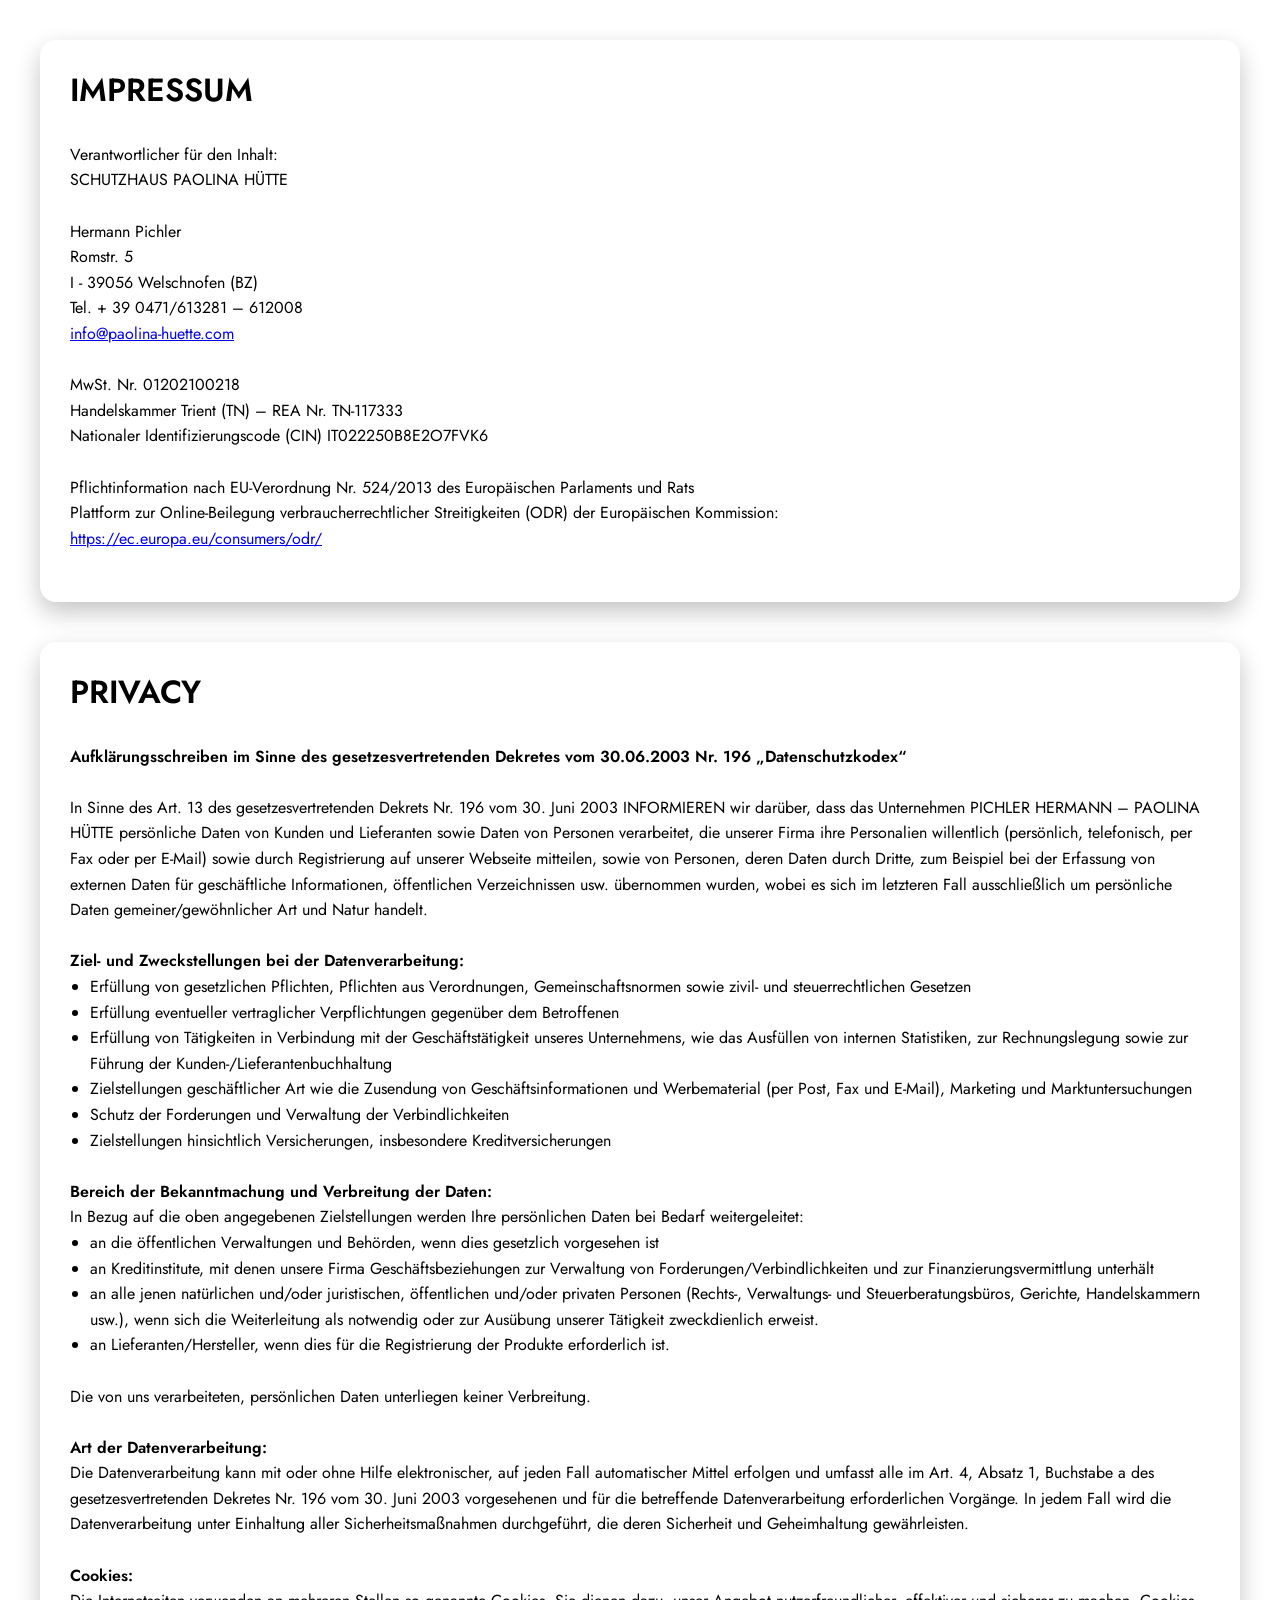
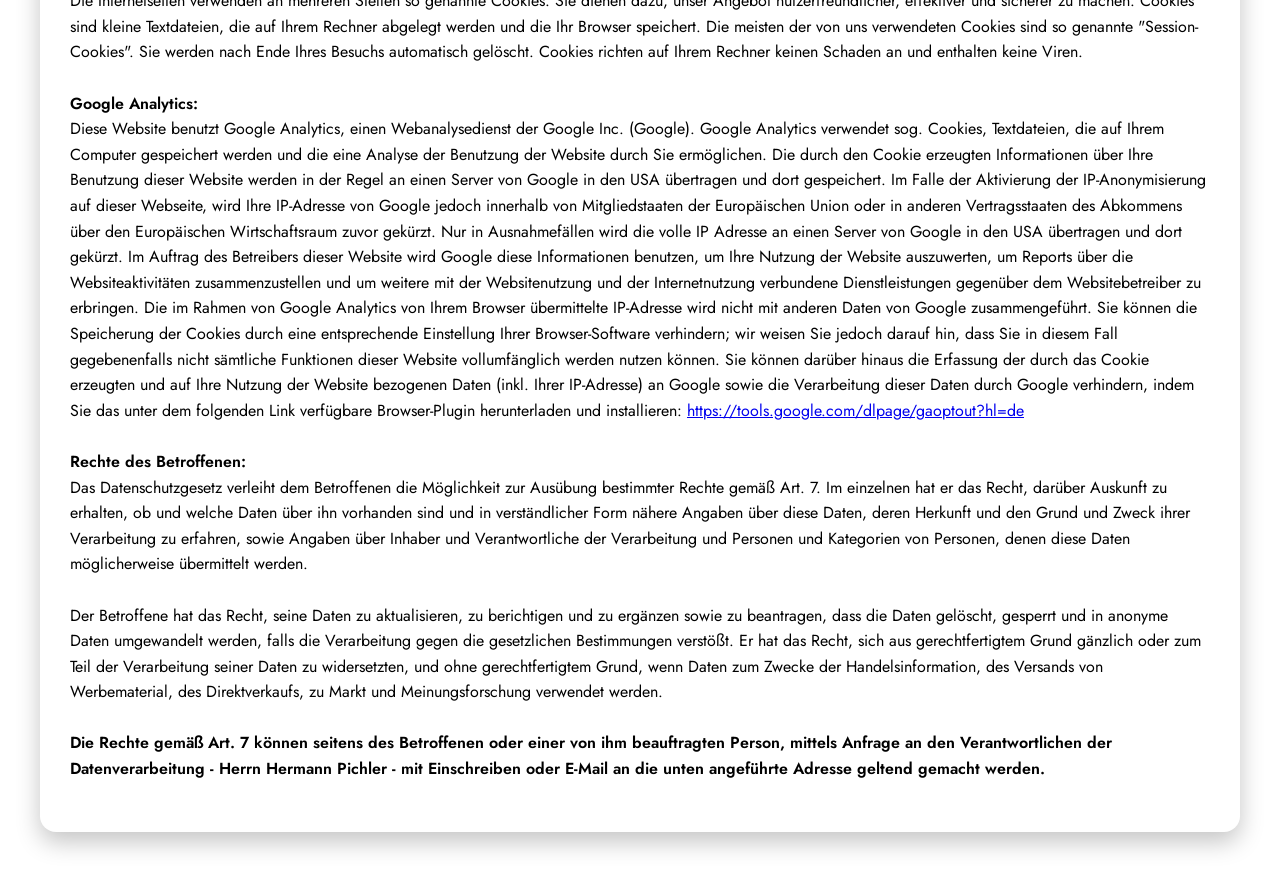
<file: projects/PaolinaHuette/impressum.html>
<!DOCTYPE html>
<html lang="de">
<head>
    <meta charset="UTF-8">
    <meta name="viewport" content="width=device-width, initial-scale=1.0">
    <link rel="icon" type="image/png" href="bilder/icons8-berg-48.png">
    <title>Impressum</title>
    <link rel="stylesheet" href="/assets/fonts/fonts.css">
    <style>
        *, *::before, *::after { box-sizing: border-box; margin: 0; padding: 0; }
        html { scroll-behavior: smooth; }
        body { font-family: 'Jost', sans-serif; color: var(--text); background: var(--white); overflow-x: hidden; }
        ::-webkit-scrollbar { width: 5px; }
        ::-webkit-scrollbar-thumb { background: var(--gold); }
        div{max-width: 1200px;margin: 40px auto;padding: 25px 30px;background: #ffffff;border-radius: 16px;box-shadow: 0 10px 25px rgba(0, 0, 0, 0.233);line-height: 1.6;}
        .headline{font-weight: 1000;}
        .text{font-size: 16px;}
        ul {list-style-type: disc; padding-left: 20px;}
    </style>
</head>
<body>
    <div class="impressum">
        <h1>IMPRESSUM</h1>
            <p class="text"><br>Verantwortlicher für den Inhalt: <br>SCHUTZHAUS PAOLINA HÜTTE</p>
            <p class="text"><br>Hermann Pichler <br>Romstr. 5 <br>I - 39056 Welschnofen (BZ) <br>Tel.   + 39 0471/613281 – 612008<br><a href="mailto:info@paolina-huette.com">info@paolina-huette.com</a></p>
            <p class="text"><br>MwSt. Nr.  01202100218<br>Handelskammer Trient (TN) – REA Nr. TN-117333 <br>Nationaler Identifizierungscode (CIN)    IT022250B8E2O7FVK6</p>
            <p class="subtext"><br>Pflichtinformation nach EU-Verordnung Nr. 524/2013 des Europäischen Parlaments und Rats<br>Plattform zur Online-Beilegung verbraucherrechtlicher Streitigkeiten (ODR) der Europäischen Kommission:<br>
            <a href="https://ec.europa.eu/consumers/odr/">https://ec.europa.eu/consumers/odr/</a></p>
            <p>&nbsp;</p>
    </div>
    <div class="privacy">
        <h1>PRIVACY</h1>
        <p>&nbsp;</p>
            <article>
                <p class="headline">Aufklärungsschreiben im Sinne des gesetzesvertretenden Dekretes vom 30.06.2003 Nr. 196 „Datenschutzkodex“</p>
                <p>&nbsp;</p>
                    <p class="text">In Sinne des Art. 13 des gesetzesvertretenden Dekrets Nr. 196 vom 30. Juni 2003 INFORMIEREN wir darüber, dass das Unternehmen  PICHLER HERMANN – PAOLINA HÜTTE  persönliche Daten von Kunden und Lieferanten sowie Daten von Personen verarbeitet, 
                        die unserer Firma ihre Personalien willentlich (persönlich, telefonisch, per Fax oder per E-Mail) sowie durch Registrierung auf unserer Webseite mitteilen, sowie von Personen, deren Daten durch Dritte, zum Beispiel bei der Erfassung von externen 
                        Daten für geschäftliche Informationen, öffentlichen Verzeichnissen usw. übernommen wurden, wobei es sich im letzteren Fall ausschließlich um persönliche Daten gemeiner/gewöhnlicher Art und Natur handelt.</p>
                <p>&nbsp;</p>
                <p class="headline">Ziel- und Zweckstellungen bei der Datenverarbeitung:</p>
                <ul>
                    <li>Erfüllung von gesetzlichen Pflichten, Pflichten aus Verordnungen, Gemeinschaftsnormen sowie zivil- und steuerrechtlichen Gesetzen</li>
                    <li>Erfüllung eventueller vertraglicher Verpflichtungen gegenüber dem Betroffenen</li>
                    <li>Erfüllung von Tätigkeiten in Verbindung mit der Geschäftstätigkeit unseres Unternehmens, wie das Ausfüllen von internen Statistiken, zur Rechnungslegung sowie zur Führung der Kunden-/Lieferantenbuchhaltung</li>
                    <li>Zielstellungen geschäftlicher Art wie die Zusendung von Geschäftsinformationen und Werbematerial (per Post, Fax und E-Mail), Marketing und Marktuntersuchungen</li>
                    <li>Schutz der Forderungen und Verwaltung der Verbindlichkeiten</li>
                    <li>Zielstellungen hinsichtlich Versicherungen, insbesondere Kreditversicherungen</li>
                </ul>
                <p>&nbsp;</p>
                <p class="headline">Bereich der Bekanntmachung und Verbreitung der Daten:</p>
                    <p class="text">In Bezug auf die oben angegebenen Zielstellungen werden Ihre persönlichen Daten bei Bedarf weitergeleitet:</p>
                        <ul>
                            <li>an die öffentlichen Verwaltungen und Behörden, wenn dies gesetzlich vorgesehen ist</li>
                            <li>an Kreditinstitute, mit denen unsere Firma Geschäftsbeziehungen zur Verwaltung von Forderungen/Verbindlichkeiten und zur Finanzierungsvermittlung unterhält</li>
                            <li>an alle jenen natürlichen und/oder juristischen, öffentlichen und/oder privaten Personen (Rechts-, Verwaltungs- und Steuerberatungsbüros, Gerichte, Handelskammern usw.), wenn sich die Weiterleitung als notwendig oder zur Ausübung unserer Tätigkeit zweckdienlich erweist.</li>
                            <li>an Lieferanten/Hersteller, wenn dies für die Registrierung der Produkte erforderlich ist.</li>
                        </ul>
                    <p class="text"><br>Die von uns verarbeiteten, persönlichen Daten unterliegen keiner Verbreitung.</p>
                <p>&nbsp;</p>
                <p class="headline">Art der Datenverarbeitung:</p>
                    <p class="text">Die Datenverarbeitung kann mit oder ohne Hilfe elektronischer, auf jeden Fall automatischer Mittel erfolgen und umfasst alle im Art. 4, Absatz 1, Buchstabe a des gesetzesvertretenden Dekretes Nr. 196 vom 30. Juni 2003 vorgesehenen und für die betreffende Datenverarbeitung 
                        erforderlichen Vorgänge. In jedem Fall wird die Datenverarbeitung unter Einhaltung aller Sicherheitsmaßnahmen durchgeführt, die deren Sicherheit und Geheimhaltung gewährleisten.</p>
                <p>&nbsp;</p>
                <p class="headline">Cookies:</p>
                    <p class="text">Die Internetseiten verwenden an mehreren Stellen so genannte Cookies. Sie dienen dazu, unser Angebot nutzerfreundlicher, effektiver und sicherer zu machen. Cookies sind kleine Textdateien, die auf Ihrem Rechner abgelegt werden und die Ihr Browser speichert. Die meisten der 
                        von uns verwendeten Cookies sind so genannte "Session-Cookies". Sie werden nach Ende Ihres Besuchs automatisch gelöscht. Cookies richten auf Ihrem Rechner keinen Schaden an und enthalten keine Viren.</p>
                <p>&nbsp;</p>
                <p class="headline">Google Analytics:</p>
                    <p class="text">Diese Website benutzt Google Analytics, einen Webanalysedienst der Google Inc. (Google). Google Analytics verwendet sog. Cookies, Textdateien, die auf Ihrem Computer gespeichert werden und die eine Analyse der Benutzung der Website durch Sie ermöglichen. Die durch den Cookie 
                        erzeugten Informationen über Ihre Benutzung dieser Website werden in der Regel an einen Server von Google in den USA übertragen und dort gespeichert. Im Falle der Aktivierung der IP-Anonymisierung auf dieser Webseite, wird Ihre IP-Adresse von Google jedoch innerhalb von Mitgliedstaaten 
                        der Europäischen Union oder in anderen Vertragsstaaten des Abkommens über den Europäischen Wirtschaftsraum zuvor gekürzt. Nur in Ausnahmefällen wird die volle IP Adresse an einen Server von Google in den USA übertragen und dort gekürzt. Im Auftrag des Betreibers dieser Website wird Google 
                        diese Informationen benutzen, um Ihre Nutzung der Website auszuwerten, um Reports über die Websiteaktivitäten zusammenzustellen und um weitere mit der Websitenutzung und der Internetnutzung verbundene Dienstleistungen gegenüber dem Websitebetreiber zu erbringen.
                        Die im Rahmen von Google Analytics von Ihrem Browser übermittelte IP-Adresse wird nicht mit anderen Daten von Google zusammengeführt. Sie können die Speicherung der Cookies durch eine entsprechende Einstellung Ihrer Browser-Software verhindern; wir weisen Sie jedoch darauf hin, dass Sie in diesem Fall 
                        gegebenenfalls nicht sämtliche Funktionen dieser Website vollumfänglich werden nutzen können. Sie können darüber hinaus die Erfassung der durch das Cookie erzeugten und auf Ihre Nutzung der Website bezogenen Daten (inkl. Ihrer IP-Adresse) an Google sowie die Verarbeitung dieser Daten durch Google verhindern, 
                        indem Sie das unter dem folgenden Link verfügbare Browser-Plugin herunterladen und installieren: <a href="https://tools.google.com/dlpage/gaoptout?hl=de">https://tools.google.com/dlpage/gaoptout?hl=de</a></p>
                <p>&nbsp;</p>
                <p class="headline">Rechte des Betroffenen:</p>
                    <p class="text">Das Datenschutzgesetz verleiht dem Betroffenen die Möglichkeit zur Ausübung bestimmter Rechte gemäß Art. 7. Im einzelnen hat er das Recht, darüber Auskunft zu erhalten, ob und welche Daten über ihn vorhanden sind und in verständlicher Form nähere Angaben über diese Daten, deren Herkunft und den 
                        Grund und Zweck ihrer Verarbeitung zu erfahren, sowie Angaben über Inhaber und Verantwortliche der Verarbeitung und Personen und Kategorien von Personen, denen diese Daten möglicherweise übermittelt werden.</p>
                    <p class="text"><br>Der Betroffene hat das Recht, seine Daten zu aktualisieren, zu berichtigen und zu ergänzen sowie zu beantragen, dass die Daten gelöscht, gesperrt und in anonyme Daten umgewandelt werden, falls die Verarbeitung gegen die gesetzlichen Bestimmungen verstößt. Er hat das Recht, sich aus gerechtfertigtem 
                        Grund gänzlich oder zum Teil der Verarbeitung seiner Daten zu widersetzten, und ohne gerechtfertigtem Grund, wenn Daten zum Zwecke der Handelsinformation, des Versands von Werbematerial, des Direktverkaufs, zu Markt und Meinungsforschung verwendet werden.</p>
                    <p class="text"><br><strong>Die Rechte gemäß Art. 7 können seitens des Betroffenen oder einer von ihm beauftragten Person, mittels Anfrage an den Verantwortlichen der Datenverarbeitung - Herrn Hermann Pichler - mit Einschreiben oder E-Mail an die unten angeführte Adresse geltend gemacht werden.</strong></p>
                <p>&nbsp;</p>
            </article>
    </div>
</body>
</html>
</file>
<file: style.css>
/* =========================
   GLOBAL
========================= */

* {
    margin: 0;
    padding: 0;
    box-sizing: border-box;
    font-family: "Inter", Arial, sans-serif;
    scroll-behavior: smooth;
}

body {
    background: #ffffff;
    color: #1a1a1a;
    line-height: 1.6;
    opacity: 1;
    transition: opacity .5s ease;
}

section {
    padding: 100px 10%;
}

#about, #services, #process, #projects, #contact {
    scroll-margin-top: 75px;
}

h2 {
    font-size: 36px;
    margin-bottom: 50px;
    text-align: center;
    font-weight: 700;
    letter-spacing: -0.5px;
}

p {
    color: #555;
    font-size: 15px;
    line-height: 1.7;
}



/* =========================
   HEADER
========================= */

header {
    position: fixed;
    top: 0;
    width: 100%;
    background: rgba(255,255,255,0.92);
    backdrop-filter: blur(16px);
    z-index: 1000;
    border-bottom: 1px solid #ebebeb;
}

nav {
    max-width: 1300px;
    margin: auto;
    padding: 18px 40px;
    display: flex;
    justify-content: space-between;
    align-items: center;
}

.logo {
    font-size: 30px;
    font-weight: 700;
    letter-spacing: -0.5px;
    color: #111;
    transition: .3s;
}

.logo span {
    font-family: "Brush Script MT", cursive;
    font-size: 58px;
    font-weight: normal;
    color: #111;
    margin-right: 4px;
    line-height: 1;
}

nav ul {
    list-style: none;
    display: flex;
    gap: 28px;
}

nav a {
    text-decoration: none;
    color: #555;
    font-size: 15px;
    transition: .3s;
}

nav a:hover { color: #111; }

/* =========================
   LANGUAGE SWITCHER
========================= */

.lang-switcher {
    display: flex;
    gap: 2px;
    background: #f0f0f0;
    border-radius: 9px;
    padding: 3px;
    margin-left: 20px;
}

.lang-btn {
    background: none;
    border: none;
    padding: 5px 11px;
    border-radius: 6px;
    font-size: 12px;
    font-weight: 700;
    color: #999;
    cursor: pointer;
    transition: .2s;
    font-family: inherit;
    letter-spacing: 0.5px;
}

.lang-btn.active {
    background: white;
    color: #111;
    box-shadow: 0 1px 4px rgba(0,0,0,0.1);
}

.lang-btn:hover:not(.active) { color: #444; }

/* =========================
   HAMBURGER
========================= */

.hamburger {
    display: none;
    flex-direction: column;
    gap: 5px;
    background: none;
    border: none;
    cursor: pointer;
    padding: 8px 6px;
    margin-left: 10px;
    z-index: 1001;
}

.hamburger span {
    display: block;
    width: 22px;
    height: 2px;
    background: #111;
    border-radius: 2px;
    transition: transform .3s, opacity .3s;
}

.hamburger.active span:nth-child(1) { transform: translateY(7px) rotate(45deg); }
.hamburger.active span:nth-child(2) { opacity: 0; transform: scaleX(0); }
.hamburger.active span:nth-child(3) { transform: translateY(-7px) rotate(-45deg); }

/* =========================
   MOBILE MENU
========================= */

.mobile-menu {
    position: fixed;
    inset: 0;
    background: #ffffff;
    z-index: 998;
    display: flex;
    flex-direction: column;
    align-items: center;
    justify-content: center;
    gap: 44px;
    opacity: 0;
    pointer-events: none;
    transition: opacity .3s ease;
}

.mobile-menu.active {
    opacity: 1;
    pointer-events: all;
}

.mobile-menu ul {
    list-style: none;
    display: flex;
    flex-direction: column;
    align-items: center;
    gap: 30px;
    text-align: center;
}

.mobile-menu a {
    font-size: 30px;
    font-weight: 700;
    color: #111;
    text-decoration: none;
    letter-spacing: -0.5px;
    transition: color .2s;
}

.mobile-menu a:hover { color: #6d28d9; }

.mobile-lang {
    margin-top: 0;
    background: #f0f0f0;
    padding: 4px;
}

.mobile-lang .lang-btn {
    padding: 8px 18px;
    font-size: 14px;
}

/* =========================
   HR DIVIDER
========================= */

hr {
    border: none;
    border-top: 1px solid #f0f0f0;
    margin: 0;
}



/* =========================
   HERO
========================= */

.hero {
    min-height: 100vh;
    display: flex;
    align-items: center;
    justify-content: space-between;
    gap: 60px;
    background:
        radial-gradient(ellipse at 72% 45%, #ede9fe 0%, transparent 55%),
        radial-gradient(ellipse at 10% 80%, #dbeafe 0%, transparent 45%),
        #ffffff;
    position: relative;
    overflow: hidden;
}

.hero-content {
    max-width: 560px;
    position: relative;
    animation: fadeUp 1s ease;
}

.hero-badge {
    display: inline-block;
    font-size: 13px;
    background: rgba(109,40,217,0.07);
    color: #6d28d9;
    border: 1px solid rgba(109,40,217,0.15);
    padding: 6px 14px;
    border-radius: 50px;
    margin-bottom: 22px;
    letter-spacing: 0.3px;
    font-weight: 500;
}

.hero h1 {
    font-size: clamp(38px, 5vw, 64px);
    line-height: 1.08;
    letter-spacing: -2.5px;
    margin-bottom: 20px;
    color: #0f0f0f;
}

.hero p {
    max-width: 460px;
    margin-bottom: 34px;
    font-size: 16px;
    color: #666;
}

.hero-actions {
    display: flex;
    gap: 12px;
    flex-wrap: wrap;
    margin-bottom: 34px;
}

.hero-tech {
    display: flex;
    flex-wrap: wrap;
    gap: 7px;
}

.tech-chip {
    font-size: 12px;
    font-weight: 600;
    color: #888;
    background: #f5f5f5;
    border: 1px solid #e8e8e8;
    padding: 5px 12px;
    border-radius: 50px;
    letter-spacing: 0.3px;
    transition: .25s;
}

.tech-chip:hover {
    color: #6d28d9;
    border-color: rgba(109,40,217,0.25);
    background: rgba(109,40,217,0.05);
}

/* hero visual */
.hero-visual {
    display: flex;
    flex-direction: column;
    align-items: flex-end;
    gap: 14px;
    flex-shrink: 0;
}

.hero-card {
    background: white;
    border-radius: 18px;
    width: 460px;
    box-shadow:
        0 2px 4px rgba(0,0,0,0.04),
        0 14px 35px rgba(109,40,217,0.1),
        0 45px 90px rgba(0,0,0,0.08);
    overflow: hidden;
    border: 1px solid #646464;
    animation: float 5s ease-in-out infinite;
}

.hero-card-header {
    background: #f0f0f0;
    padding: 10px 14px;
    display: flex;
    gap: 6px;
    align-items: center;
}

.dot { width: 10px; height: 10px; border-radius: 50%; }
.dot.red    { background: #ff5f57; }
.dot.yellow { background: #febc2e; }
.dot.green  { background: #28c840; }

.mock-url {
    margin-left: 10px;
    background: rgba(0,0,0,0.06);
    border-radius: 4px;
    font-size: 10px;
    color: #999;
    padding: 3px 12px;
    flex: 1;
    text-align: center;
}

.hero-card-body {
    padding: 14px;
    display: flex;
    flex-direction: column;
    gap: 10px;
    background: #fafafa;
}

.mock-nav {
    display: flex;
    align-items: center;
    gap: 8px;
    background: white;
    padding: 9px 12px;
    border-radius: 9px;
    border: 1px solid #eee;
}

.mock-logo-dot {
    width: 20px;
    height: 20px;
    border-radius: 50%;
    background: linear-gradient(135deg, #a78bfa, #818cf8);
    flex-shrink: 0;
}

.mock-hero-area {
    display: flex;
    gap: 10px;
    background: white;
    padding: 14px;
    border-radius: 9px;
    border: 1px solid #eee;
    align-items: center;
}

.mock-hero-text {
    flex: 1;
    display: flex;
    flex-direction: column;
    gap: 5px;
}

.mock-hero-img {
    width: 65px;
    height: 52px;
    border-radius: 7px;
    background: linear-gradient(135deg, #ede9fe, #dbeafe);
    flex-shrink: 0;
}

.mock-bar {
    height: 7px;
    background: #ebebeb;
    border-radius: 4px;
}

.mock-bar.long { width: 85%; }

.mock-btn-small {
    width: 52px;
    height: 18px;
    background: #1a1a1a;
    border-radius: 12px;
    margin-top: 6px;
}

.mock-section-label {
    padding: 0 2px;
}

.mock-cards-row {
    display: flex;
    gap: 8px;
}

.mock-card-small {
    flex: 1;
    padding: 10px 8px;
    background: white;
    border: 1px solid #eee;
    border-radius: 7px;
}

.mock-card-icon {
    width: 24px;
    height: 24px;
    border-radius: 6px;
    background: #ede9fe;
}

.mock-footer-bar {
    display: flex;
    align-items: center;
    padding: 0 2px;
}

.hero-available {
    background: white;
    border: 1px solid #e8e8e8;
    border-radius: 50px;
    padding: 12px 28px;
    display: flex;
    align-items: center;
    gap: 16px;
    font-size: 14px;
    font-weight: 500;
    color: #333;
    box-shadow: 0 6px 20px rgba(0,0,0,0.06);
}

.hero-available-text {
    display: flex;
    flex-direction: column;
    gap: 1px;
}

.hero-available-sub {
    font-size: 11px;
    color: #aaa;
    font-weight: 400;
}

.pulse {
    width: 9px;
    height: 9px;
    border-radius: 50%;
    background: #22c55e;
    position: relative;
    flex-shrink: 0;
}

.pulse::after {
    content: '';
    position: absolute;
    inset: -3px;
    border-radius: 50%;
    border: 2px solid #22c55e;
    opacity: 0.4;
    animation: pulse-anim 2s infinite;
}

@keyframes pulse-anim {
    0%   { transform: scale(1); opacity: 0.4; }
    100% { transform: scale(2.2); opacity: 0; }
}

@keyframes float {
    0%, 100% { transform: translateY(0px); }
    50%       { transform: translateY(-16px); }
}



/* =========================
   BUTTONS
========================= */

.button {
    display: inline-block;
    background: #111;
    color: white;
    padding: 13px 26px;
    border-radius: 50px;
    text-decoration: none;
    font-size: 15px;
    font-weight: 600;
    transition: .3s;
}

.button:hover {
    transform: translateY(-3px);
    background: #333;
    box-shadow: 0 10px 28px rgba(0,0,0,0.15);
}

.button-ghost {
    background: transparent;
    color: #333;
    border: 1.5px solid #d0d0d0;
}

.button-ghost:hover {
    background: #f5f5f5;
    border-color: #aaa;
    box-shadow: none;
    color: #111;
}



/* =========================
   ABOUT
========================= */

#about {
    background: #ffffff;
    border-top: 1px solid #f0f0f0;
}

.about-grid {
    display: grid;
    grid-template-columns: 1fr 1.6fr;
    gap: 80px;
    align-items: center;
    max-width: 1100px;
    margin: auto;
}

.about-image-col {
    display: flex;
    flex-direction: column;
    align-items: center;
    gap: 28px;
}

.avatar-wrap {
    position: relative;
    width: 210px;
    height: 210px;
}

.avatar-ring {
    position: absolute;
    inset: -5px;
    border-radius: 50%;
    background: conic-gradient(#a78bfa, #818cf8, #60a5fa, #a78bfa);
    animation: spin 8s linear infinite;
    opacity: 0.5;
}

.avatar-ring::after {
    content: '';
    position: absolute;
    inset: 4px;
    border-radius: 50%;
    background: white;
}

@keyframes spin { to { transform: rotate(360deg); } }

.avatar {
    position: absolute;
    inset: 0;
    border-radius: 50%;
    background: linear-gradient(135deg, #f5f0ff, #eff6ff);
    display: flex;
    align-items: center;
    justify-content: center;
    overflow: hidden;
    z-index: 1;
}

/* Wenn ein echtes Foto eingefügt wird: */
.avatar img {
    width: 100%;
    height: 100%;
    object-fit: cover;
    border-radius: 50%;
}

.photo-placeholder {
    display: flex;
    flex-direction: column;
    align-items: center;
    justify-content: center;
    width: 100%;
    height: 100%;
    gap: 4px;
}

.photo-placeholder svg {
    width: 75%;
    height: 75%;
}

.photo-label {
    font-size: 11px;
    color: #bbb;
    font-weight: 500;
    letter-spacing: 0.3px;
    position: absolute;
    bottom: 18px;
}

.about-stats {
    display: flex;
    gap: 12px;
    justify-content: center;
}

.stat {
    text-align: center;
    padding: 14px 14px;
    background: #fafafa;
    border: 1px solid #ebebeb;
    border-radius: 14px;
    min-width: 68px;
}

.stat strong {
    display: block;
    font-size: 20px;
    font-weight: 700;
    color: #111;
}

.stat span {
    font-size: 11px;
    color: #aaa;
    text-transform: uppercase;
    letter-spacing: 0.4px;
}

.about-text h2 {
    text-align: left;
    margin-bottom: 16px;
}

.about-lead {
    font-size: 16px !important;
    font-weight: 600;
    color: #222 !important;
    margin-bottom: 14px;
}

.about-text p { margin-bottom: 12px; }

.about-text .button { margin-top: 14px; }



/* =========================
   SERVICES
========================= */

#services {
    background: #f3eeff;
}

.services-grid {
    display: grid;
    grid-template-columns: repeat(auto-fit, minmax(290px, 1fr));
    gap: 14px;
    max-width: 1100px;
    margin: auto;
}

.service-item {
    display: flex;
    gap: 18px;
    align-items: flex-start;
    background: white;
    padding: 24px;
    border-radius: 16px;
    border: 1px solid rgba(167,139,250,0.18);
    transition: transform .3s, box-shadow .3s;
}

.service-item:hover {
    transform: translateY(-5px);
    box-shadow: 0 14px 36px rgba(109,40,217,0.09);
}

.service-icon {
    width: 42px;
    height: 42px;
    min-width: 42px;
    background: linear-gradient(135deg, #ede9fe, #dbeafe);
    border-radius: 11px;
    display: flex;
    align-items: center;
    justify-content: center;
    color: #6d28d9;
}

.service-icon svg { width: 20px; height: 20px; }

.service-item h3 {
    font-size: 16px;
    font-weight: 600;
    margin-bottom: 5px;
    color: #111;
}

.service-item p { font-size: 14px; line-height: 1.55; }



/* =========================
   PROCESS
========================= */

#process {
    background: #ffffff;
    border-top: 1px solid #ffffff;
    border-bottom: 1px solid #ffffff;
}

.process-intro {
    text-align: center;
    max-width: 520px;
    margin: -30px auto 56px;
    font-size: 16px;
    margin-bottom: 100px;
}

.process-steps {
    display: grid;
    grid-template-columns: repeat(5, 1fr);
    gap: 0;
    max-width: 1200px;
    margin: auto;
    position: relative;
}

/* connecting line — center of col 1 to center of col 5 */
.process-steps::before {
    content: '';
    position: absolute;
    top: 26px;
    left: 10%;
    right: 10%;
    height: 2px;
    background: linear-gradient(90deg, #ede9fe, #dbeafe);
    z-index: 0;
}

.process-step {
    display: flex;
    flex-direction: column;
    align-items: center;
    text-align: center;
    padding: 0 20px;
    position: relative;
}

.step-num {
    width: 52px;
    height: 52px;
    border-radius: 50%;
    background: white;
    border: 2px solid #ede9fe;
    display: flex;
    align-items: center;
    justify-content: center;
    font-size: 16px;
    font-weight: 700;
    color: #6d28d9;
    margin-bottom: 24px;
    position: relative;
    z-index: 1;
    transition: .3s;
}

.process-step:hover .step-num {
    background: #6d28d9;
    color: white;
    border-color: #6d28d9;
    transform: scale(1.1);
}

/* hide the old connector divs */
.step-connector { display: none; }

.step-content h3 {
    font-size: 18px;
    font-weight: 700;
    margin-bottom: 8px;
    color: #111;
}

.step-content p {
    font-size: 14px;
    line-height: 1.6;
}



/* =========================
   PROJECTS
========================= */

#projects {
    background: #eff6ff;
}

.projects {
    display: grid;
    grid-template-columns: repeat(auto-fit, minmax(300px, 1fr));
    gap: 22px;
    max-width: 1100px;
    margin: auto;
}

.project {
    background: white;
    border: 1px solid rgba(59,130,246,0.1);
    border-radius: 20px;
    overflow: hidden;
    transition: transform .35s, box-shadow .35s;
    text-decoration: none;
    display: block;
    cursor: pointer;
}

.project:hover {
    transform: translateY(-8px);
    box-shadow: 0 28px 64px rgba(0,0,0,0.13);
}

.project-image {
    height: 210px;
    display: flex;
    align-items: flex-start;
    padding: 14px;
    position: relative;
    overflow: hidden;
}

.project-screenshot {
    position: absolute;
    inset: 0;
    width: 100%;
    height: 100%;
    object-fit: cover;
    object-position: top center;
    transition: transform .5s ease;
    z-index: 0;
}

.project:hover .project-screenshot {
    transform: scale(1.06);
}

.project-image-overlay {
    position: absolute;
    inset: 0;
    background: linear-gradient(180deg, rgba(0,0,0,0.08) 0%, rgba(0,0,0,0.48) 100%);
    z-index: 1;
}

.project-image-wip {
    background: linear-gradient(150deg, #1a0f38 0%, #2e1f6e 100%);
}

.project-wip-deco {
    position: absolute;
    right: 8px;
    bottom: 6px;
    width: 150px;
    opacity: 0.85;
}

.project-link-btn { z-index: 2; }

.project-tag {
    background: rgba(255,255,255,0.2);
    backdrop-filter: blur(8px);
    color: white;
    font-size: 12px;
    font-weight: 600;
    padding: 5px 12px;
    border-radius: 50px;
    z-index: 2;
    position: relative;
}

.project-link-btn {
    position: absolute;
    bottom: 12px;
    right: 12px;
    width: 30px;
    height: 30px;
    border-radius: 50%;
    background: rgba(255,255,255,0.82);
    display: flex;
    align-items: center;
    justify-content: center;
    color: #111;
    z-index: 2;
    transition: background .2s, transform .2s;
}

.project:hover .project-link-btn {
    background: white;
    transform: scale(1.12);
}

.project-deco {
    position: absolute;
    right: 8px;
    bottom: 6px;
    width: 150px;
    opacity: 0.85;
    z-index: 1;
}

.project-body {
    padding: 22px 24px;
}

.project-body h3 {
    font-size: 17px;
    font-weight: 700;
    margin-bottom: 7px;
    color: #111;
}

.project-body p { font-size: 14px; color: #666; }

.project-wip { cursor: default; }
.project-wip:hover { transform: translateY(-4px); }



/* =========================
   CONTACT
========================= */

#contact {
    background: #0f0f0f;
    color: white;
}

.contact-grid {
    display: grid;
    grid-template-columns: 1fr 1.2fr;
    gap: 80px;
    align-items: stretch;
    max-width: 1100px;
    margin: auto;
}

.contact-eyebrow {
    display: inline-block;
    font-size: 12px;
    font-weight: 600;
    letter-spacing: 1.5px;
    text-transform: uppercase;
    color: #a78bfa;
    margin-bottom: 18px;
}

#contact h2 {
    color: white;
    text-align: left;
    font-size: 36px;
    margin-bottom: 16px;
    letter-spacing: -1px;
    line-height: 1.15;
}

#contact p {
    color: #777;
    font-size: 15px;
    margin-bottom: 36px;
    max-width: 360px;
}

.contact-links {
    display: flex;
    flex-direction: column;
    gap: 10px;
}

.contact-link {
    display: flex;
    align-items: center;
    gap: 14px;
    text-decoration: none;
    padding: 13px 16px;
    background: rgba(255,255,255,0.03);
    border: 1px solid rgba(255,255,255,0.07);
    border-radius: 13px;
    transition: .3s;
}

.contact-link:hover {
    background: rgba(167,139,250,0.08);
    border-color: rgba(167,139,250,0.25);
    transform: translateX(4px);
}

.contact-link-icon {
    width: 38px;
    height: 38px;
    min-width: 38px;
    background: rgba(255,255,255,0.06);
    border-radius: 10px;
    display: flex;
    align-items: center;
    justify-content: center;
    color: #a78bfa;
}

.contact-link-icon svg { width: 17px; height: 17px; }

/* Contact right stretches + form fills full height */
.contact-right {
    display: flex;
    flex-direction: column;
}

.contact-form {
    flex: 1;
}

.link-label {
    display: block;
    font-size: 11px;
    color: #555;
    text-transform: uppercase;
    letter-spacing: 0.8px;
    margin-bottom: 1px;
}

.link-value {
    display: block;
    font-size: 13px;
    color: #ccc;
    font-weight: 500;
}

.contact-form {
    background: rgba(255,255,255,0.03);
    border: 1px solid rgba(255,255,255,0.07);
    border-radius: 20px;
    padding: 32px;
    display: flex;
    flex-direction: column;
    gap: 16px;
    flex: 1;
}

/* textarea group stretches to fill remaining form height */
.form-group-grow {
    flex: 1;
    display: flex;
    flex-direction: column;
    min-height: 0;
}

.form-group-grow textarea {
    flex: 1;
    min-height: 80px;
}

.form-row {
    display: grid;
    grid-template-columns: 1fr 1fr;
    gap: 14px;
}

.form-group {
    display: flex;
    flex-direction: column;
    gap: 7px;
}

.form-group label { font-size: 13px; color: #666; font-weight: 500; }

.form-group input,
.form-group textarea {
    background: rgba(255,255,255,0.05);
    border: 1px solid rgba(255,255,255,0.09);
    border-radius: 10px;
    padding: 12px 14px;
    color: white;
    font-size: 14px;
    font-family: inherit;
    outline: none;
    resize: none;
    transition: .25s;
}

.form-group input::placeholder,
.form-group textarea::placeholder { color: #444; }

.form-group input:focus,
.form-group textarea:focus {
    border-color: rgba(167,139,250,0.45);
    background: rgba(167,139,250,0.06);
}

.contact-btn {
    display: flex;
    align-items: center;
    justify-content: center;
    gap: 10px;
    background: white;
    color: #111;
    margin-top: 4px;
    font-weight: 600;
}

.contact-btn svg { width: 16px; height: 16px; transition: transform .3s; }
.contact-btn:hover:not(:disabled) { background: #e8e8e8; transform: none; box-shadow: none; }
.contact-btn:hover:not(:disabled) svg { transform: translateX(4px); }
.contact-btn:disabled { opacity: .7; cursor: default; }

.input-error { border-color: #ef4444 !important; outline: none; box-shadow: 0 0 0 3px rgba(239,68,68,0.15) !important; }
.hp-field { position: absolute; left: -9999px; width: 1px; height: 1px; overflow: hidden; }



/* =========================
   FOOTER
========================= */

footer {
    padding: 26px;
    text-align: center;
    background: #080808;
    color: #444;
    font-size: 13px;
}

.footer-sep { margin: 0 8px; }

footer a {
    color: #666;
    text-decoration: none;
    transition: .2s;
}

footer a:hover { color: #aaa; }

/* =========================
   SCROLL TO TOP
========================= */

#scroll-top {
    display: flex;
    position: fixed;
    bottom: 20px;
    right: 20px;
    width: 42px;
    height: 42px;
    border-radius: 50%;
    background: #111;
    color: white;
    border: none;
    cursor: pointer;
    align-items: center;
    justify-content: center;
    box-shadow: 0 4px 16px rgba(0,0,0,0.2);
    z-index: 999;
    transition: opacity .25s, transform .25s;
    opacity: 0;
    pointer-events: none;
}

#scroll-top.visible {
    opacity: 1;
    pointer-events: auto;
}

#scroll-top:hover {
    transform: translateY(-3px);
    background: #333;
}



/* =========================
   IMPRESSUM MODAL
========================= */

.modal-overlay {
    position: fixed;
    inset: 0;
    background: rgba(0,0,0,0.6);
    backdrop-filter: blur(6px);
    z-index: 9999;
    display: flex;
    align-items: center;
    justify-content: center;
    padding: 20px;
    opacity: 0;
    pointer-events: none;
    transition: opacity .3s;
}

.modal-overlay.active {
    opacity: 1;
    pointer-events: all;
}

.modal {
    background: white;
    border-radius: 22px;
    padding: 40px;
    max-width: 640px;
    width: 100%;
    max-height: 88vh;
    overflow-y: auto;
    position: relative;
    transform: translateY(20px);
    transition: transform .3s;
}

.modal-overlay.active .modal {
    transform: translateY(0);
}

.modal-close {
    position: absolute;
    top: 18px;
    right: 18px;
    width: 36px;
    height: 36px;
    border: none;
    background: #f5f5f5;
    border-radius: 50%;
    cursor: pointer;
    display: flex;
    align-items: center;
    justify-content: center;
    color: #555;
    transition: .2s;
}

.modal-close:hover { background: #eee; color: #111; }
.modal-close svg { width: 16px; height: 16px; }

.modal h3 {
    font-size: 24px;
    font-weight: 700;
    margin-bottom: 6px;
    color: #111;
}

.modal-sub {
    font-size: 13px;
    color: #999;
    margin-bottom: 30px;
}

.modal-content {
    display: flex;
    flex-direction: column;
    gap: 22px;
}

.imprint-block h4 {
    font-size: 13px;
    font-weight: 700;
    text-transform: uppercase;
    letter-spacing: 0.8px;
    color: #6d28d9;
    margin-bottom: 8px;
}

.imprint-block p {
    font-size: 14px;
    color: #444;
    line-height: 1.7;
}

.imprint-notice {
    display: flex;
    align-items: flex-start;
    gap: 10px;
    background: #fef9c3;
    border: 1px solid #fde047;
    border-radius: 10px;
    padding: 12px 16px;
    color: #713f12;
    font-size: 13px;
    font-weight: 500;
}

.imprint-notice svg { flex-shrink: 0; margin-top: 1px; }



/* =========================
   ANIMATIONS
========================= */

@keyframes fadeUp {
    from { opacity: 0; transform: translateY(35px); }
    to   { opacity: 1; transform: translateY(0); }
}

.hidden {
    opacity: 0;
    transform: translateY(28px);
    transition: opacity .7s ease, transform .7s ease;
}

.show { opacity: 1; transform: translateY(0); }



/* =========================
   MOBILE
========================= */

@media (max-width: 900px) {

    nav { padding: 16px 20px; }
    nav ul { display: none; }
    nav > .lang-switcher { display: none; }
    .hamburger { display: flex; }

    section { padding: 80px 7%; }
    h2 { font-size: 28px; margin-bottom: 34px; }

    .hero {
        flex-direction: column;
        justify-content: center;
        gap: 40px;
        padding-top: 110px;
    }

    .hero-visual { display: none; }
    .hero h1 { letter-spacing: -1.5px; }

    .about-grid { grid-template-columns: 1fr; gap: 36px; }
    .about-text h2 { text-align: center; }

    .process-steps {
        grid-template-columns: 1fr 1fr;
        gap: 30px;
    }

    .process-steps::before { display: none; }

    .services-grid,
    .projects { grid-template-columns: 1fr; }

    /* Contact: back to stacked, form no longer needs to stretch */
    .contact-grid { grid-template-columns: 1fr; gap: 40px; align-items: start; }
    .contact-right { display: block; }
    .contact-form { flex: unset; }
    .form-group-grow { flex: unset; }
    .form-group-grow textarea { min-height: 120px; }
    #contact h2 { font-size: 28px; }
    .form-row { grid-template-columns: 1fr; }
    .contact-form { padding: 20px; }

    .modal { padding: 28px 22px; }

}

@media (max-width: 600px) {
    .process-steps { grid-template-columns: 1fr 1fr; }
}

@media (max-width: 420px) {
    .process-steps { grid-template-columns: 1fr; }
    .lang-btn { padding: 5px 8px; font-size: 11px; }
}
</file>
<file: assets/fonts/fonts.css>
/* Selbst gehostete Schriften – keine Verbindung zu Google */
@font-face{font-family:'Jost';font-style:normal;font-weight:300;font-display:swap;src:url('/assets/fonts/jost-latin-300-normal.woff2') format('woff2');}
@font-face{font-family:'Jost';font-style:normal;font-weight:400;font-display:swap;src:url('/assets/fonts/jost-latin-400-normal.woff2') format('woff2');}
@font-face{font-family:'Jost';font-style:normal;font-weight:500;font-display:swap;src:url('/assets/fonts/jost-latin-500-normal.woff2') format('woff2');}
@font-face{font-family:'Jost';font-style:normal;font-weight:600;font-display:swap;src:url('/assets/fonts/jost-latin-600-normal.woff2') format('woff2');}
@font-face{font-family:'Cormorant Garamond';font-style:normal;font-weight:300;font-display:swap;src:url('/assets/fonts/cormorant-garamond-latin-300-normal.woff2') format('woff2');}
@font-face{font-family:'Cormorant Garamond';font-style:italic;font-weight:300;font-display:swap;src:url('/assets/fonts/cormorant-garamond-latin-300-italic.woff2') format('woff2');}
@font-face{font-family:'Cormorant Garamond';font-style:normal;font-weight:400;font-display:swap;src:url('/assets/fonts/cormorant-garamond-latin-400-normal.woff2') format('woff2');}
@font-face{font-family:'Cormorant Garamond';font-style:italic;font-weight:400;font-display:swap;src:url('/assets/fonts/cormorant-garamond-latin-400-italic.woff2') format('woff2');}
@font-face{font-family:'Cormorant Garamond';font-style:normal;font-weight:600;font-display:swap;src:url('/assets/fonts/cormorant-garamond-latin-600-normal.woff2') format('woff2');}
@font-face{font-family:'Cormorant Garamond';font-style:italic;font-weight:600;font-display:swap;src:url('/assets/fonts/cormorant-garamond-latin-600-italic.woff2') format('woff2');}
</file>
<file: projects/Oberhauser/style.css>
:root {
      --wine:       #582330;
      --wine-light: #5a2a38;
      --cream:      #f6f0e8;
      --cream-dark: #ede5d8;
      --terracotta: #b84830;
      --terra-dark: #8f3523;
      --sage:       #5d7545;
      --gold:       #c99a3c;
      --white:      #ffffff;
      --text:       #28201c;
      --text-mid:   #5a4e48;
      --text-light: #9a8e88;
      --border:     #ddd5c8;
    }

    *, *::before, *::after { box-sizing: border-box; margin: 0; padding: 0; }
    html { scroll-behavior: smooth; }
    body { font-family: 'Jost', sans-serif; color: var(--text); background: var(--cream); overflow-x: hidden; }
    ::-webkit-scrollbar { width: 5px; }
    ::-webkit-scrollbar-thumb { background: var(--terracotta); }
    img { display: block; }

    /* ══════ NAV ══════ */
    #nav {
      position: fixed; top: 0; left: 0; right: 0; z-index: 300;
      height: 72px; display: flex; align-items: center; justify-content: space-between;
      padding: 0 52px; transition: background 0.4s, box-shadow 0.4s;
    }
    #nav.solid {
      background: rgba(59,23,32,0.97);
      box-shadow: 0 2px 30px rgba(0,0,0,0.25);
    }
    .nav-logo {
      font-family: 'Cormorant Garamond', serif; font-size: 1.3rem; font-weight: 400;
      color: var(--white); text-decoration: none; letter-spacing: 0.03em;
    }
    .nav-logo em { font-style: italic; color: var(--gold); font-weight: 300; }
    .nav-links { display: flex; gap: 30px; list-style: none; }
    .nav-links a {
      color: rgba(255,255,255,0.75); text-decoration: none;
      font-size: 0.7rem; font-weight: 500; letter-spacing: 0.18em; text-transform: uppercase;
      transition: color 0.2s;
    }
    .nav-links a:hover { color: var(--gold); }
    .nav-reserve {
      background: var(--terracotta); color: var(--white);
      padding: 10px 24px; font-size: 0.68rem; font-weight: 600;
      letter-spacing: 0.18em; text-transform: uppercase; text-decoration: none;
      transition: background 0.2s;
    }
    .nav-reserve:hover { background: var(--terra-dark); }

    /* ══════ HERO ══════ */
    #hero {
      position: relative; height: 100vh; min-height: 680px;
      overflow: hidden; display: flex; align-items: flex-end;
    }
    .hero-img {
      position: absolute; inset: 0;
      background: url('https://oberhauser.bz/attachments/Slider/b718d993-7f80-f422-e873-9f362f363cb0/restaurant%20%26%20pizza%20oberhauser77.jpg') center/cover no-repeat;
      transform: scale(1.05); transition: transform 8s ease;
    }
    .hero-img.loaded { transform: scale(1); }
    .hero-overlay {
      position: absolute; inset: 0;
      background: linear-gradient(to right, rgba(30,10,16,0.78) 0%, rgba(30,10,16,0.35) 60%, transparent 100%);
    }
    .hero-content {
      position: relative; z-index: 2;
      padding: 0 52px 80px; max-width: 620px;
    }
    .hero-eyebrow {
      font-size: 0.62rem; font-weight: 600; letter-spacing: 0.32em; text-transform: uppercase;
      color: var(--gold); margin-bottom: 18px;
      display: flex; align-items: center; gap: 14px;
      opacity: 0; animation: fadeUp 0.8s 0.3s forwards;
    }
    .hero-eyebrow::before { content:''; width:32px; height:1px; background:var(--gold); flex-shrink:0; }
    .hero-h1 {
      font-family: 'Cormorant Garamond', serif;
      font-size: clamp(4rem, 8vw, 7rem); font-weight: 300;
      color: var(--white); line-height: 0.92; margin-bottom: 24px;
      opacity: 0; animation: fadeUp 0.9s 0.5s forwards;
    }
    .hero-h1 em { font-style: italic; display: block; color: rgba(255,255,255,0.9); }
    .hero-sub {
      font-size: 1rem; color: rgba(255,255,255,0.65); font-weight: 300;
      line-height: 1.75; max-width: 430px; margin-bottom: 38px;
      opacity: 0; animation: fadeUp 0.9s 0.7s forwards;
    }
    .hero-btns {
      display: flex; gap: 12px; flex-wrap: wrap;
      opacity: 0; animation: fadeUp 0.9s 0.9s forwards;
    }
    .btn-terra {
      background: var(--terracotta); color: var(--white);
      padding: 14px 34px; font-size: 0.72rem; font-weight: 600;
      letter-spacing: 0.16em; text-transform: uppercase; text-decoration: none;
      border: none; cursor: pointer; transition: background 0.2s, transform 0.2s;
      display: inline-block; font-family: 'Jost', sans-serif;
    }
    .btn-terra:hover { background: var(--terra-dark); transform: translateY(-2px); }
    .btn-outline {
      background: transparent; color: var(--white);
      padding: 13px 34px; font-size: 0.72rem; font-weight: 500;
      letter-spacing: 0.16em; text-transform: uppercase; text-decoration: none;
      border: 1.5px solid rgba(255,255,255,0.45); cursor: pointer;
      transition: all 0.2s; display: inline-block; font-family: 'Jost', sans-serif;
    }
    .btn-outline:hover { border-color: var(--gold); color: var(--gold); transform: translateY(-2px); }
    .hero-lang {
      position: absolute; bottom: 82px; right: 52px; z-index: 2;
      display: flex; gap: 10px; align-items: center;
      opacity: 0; animation: fadeIn 1s 1.2s forwards;
    }
    .hero-lang a {
      font-size: 0.65rem; font-weight: 600; letter-spacing: 0.16em;
      text-transform: uppercase; color: rgba(255,255,255,0.45); text-decoration: none;
      transition: color 0.2s;
    }
    .hero-lang a:hover, .hero-lang a.on { color: var(--gold); }
    .hero-lang span { color: rgba(255,255,255,0.2); font-size: 0.7rem; }

    /* ══════ INFO-KARTEN (überlappen den Hero unten) ══════ */
    .info-cards-outer {
      position: relative; z-index: 10;
      margin-top: -72px; padding: 0 52px;
    }
    .info-cards {
      display: grid; grid-template-columns: repeat(3, 1fr);
      gap: 2px; max-width: 900px;
    }
    .info-card {
      background: var(--white); padding: 28px 30px;
      box-shadow: 0 12px 40px rgba(0,0,0,0.14);
    }
    .info-card-label {
      font-size: 0.58rem; font-weight: 700; letter-spacing: 0.26em;
      text-transform: uppercase; color: var(--text-light); margin-bottom: 8px;
    }
    .info-card-val {
      font-family: 'Cormorant Garamond', serif; font-size: 1.55rem;
      color: var(--wine); line-height: 1.15; font-weight: 400;
    }
    .info-card-val em { font-style: italic; color: var(--terracotta); }
    .info-card-sub {
      font-size: 0.75rem; color: var(--text-mid); margin-top: 6px;
      font-weight: 300; line-height: 1.5;
    }

    /* ══════ ÜBER UNS ══════ */
    #ueber { padding: 100px 0 0; background: var(--cream); }
    .ueber-inner {
      display: grid; grid-template-columns: 55% 45%; gap: 0;
      align-items: start; max-width: 1320px; margin: 0 auto;
    }
    .ueber-img-wrap { position: relative; }
    .ueber-img-main {
      width: 100%; aspect-ratio: 4/3; object-fit: cover;
    }
    .ueber-img-float {
      position: absolute; bottom: -40px; right: -40px;
      width: 48%; aspect-ratio: 1; object-fit: cover;
      border: 5px solid var(--white);
      box-shadow: 0 8px 32px rgba(0,0,0,0.18);
    }
    .ueber-text {
      padding: 60px 70px 60px 80px; display: flex;
      flex-direction: column; justify-content: center;
    }
    .eyebrow {
      font-size: 0.6rem; font-weight: 700; letter-spacing: 0.3em;
      text-transform: uppercase; color: var(--terracotta); margin-bottom: 16px;
    }
    .sec-title {
      font-family: 'Cormorant Garamond', serif;
      font-size: clamp(2.4rem, 4vw, 3.8rem); font-weight: 300;
      line-height: 1.08; color: var(--wine); margin-bottom: 24px;
    }
    .sec-title em { font-style: italic; color: var(--terracotta); }
    .body-text {
      font-size: 16px; color: var(--text-mid); line-height: 1.9;
      font-weight: 300; margin-bottom: 16px;
    }
    .oeff-strip {
      margin-top: 28px; border-top: 1px solid var(--border); padding-top: 24px;
    }
    .oeff-strip-title {
      font-size: 0.6rem; font-weight: 700; letter-spacing: 0.22em;
      text-transform: uppercase; color: var(--text-light); margin-bottom: 14px;
    }
    .oeff-row {
      display: flex; justify-content: space-between;
      padding: 8px 0; border-bottom: 1px solid var(--border);
      font-size: 0.88rem; color: var(--text-mid);
    }
    .oeff-row:last-child { border-bottom: none; }
    .oeff-row .closed { color: var(--terracotta); font-style: italic; }
    .oeff-row strong { color: var(--text); font-weight: 500; }

    /* ══════ PHILOSOPHIE / QUOTE BAND ══════ */
    #philosophie {
      background: var(--wine); padding: 80px 52px;
      margin-top: 100px;
    }
    .phil-inner {
      max-width: 800px; margin: 0 auto; text-align: center;
    }
    .phil-line {
      width: 40px; height: 1px; background: var(--gold);
      margin: 0 auto 28px;
    }
    .phil-quote {
      font-family: 'Cormorant Garamond', serif;
      font-size: clamp(1.6rem, 3vw, 2.6rem); font-weight: 300;
      font-style: italic; color: var(--white); line-height: 1.45;
      margin-bottom: 20px;
    }
    .phil-attr {
      font-size: 0.62rem; letter-spacing: 0.28em; text-transform: uppercase;
      color: var(--gold); font-weight: 500;
    }

    /* ══════ FOTO STRIP ══════ */
    .photo-strip-outer {
      padding: 0; overflow: hidden;
      background: var(--cream-dark);
    }
    .photo-strip {
      display: flex; gap: 3px; overflow-x: auto;
      scrollbar-width: none; -ms-overflow-style: none;
    }
    .photo-strip::-webkit-scrollbar { display: none; }
    .photo-strip img {
      height: 340px; width: auto; flex-shrink: 0;
      object-fit: cover;
    }

    /* ══════ KÜCHE ══════ */
    #kueche { padding: 100px 52px; background: var(--cream); }
    .kueche-inner { max-width: 1200px; margin: 0 auto; }
    .kueche-header {
      display: grid; grid-template-columns: 1fr 1fr;
      gap: 60px; align-items: end; margin-bottom: 60px;
    }
    .kueche-note {
      font-size: 0.9rem; color: var(--text-mid); line-height: 1.85;
      font-weight: 300; padding-top: 16px; border-top: 1px solid var(--border);
    }
    /* Speisekarte */
    .menu-tabs {
      display: flex; border-bottom: 1px solid var(--border); margin-bottom: 40px;
    }
    .mtab {
      padding: 12px 24px; font-size: 0.72rem; font-weight: 600;
      letter-spacing: 0.16em; text-transform: uppercase;
      cursor: pointer; color: var(--text-light);
      border-bottom: 2px solid transparent; margin-bottom: -1px;
      transition: all 0.2s;
    }
    .mtab.on { color: var(--terracotta); border-bottom-color: var(--terracotta); }
    .mtab:hover { color: var(--text-mid); }
    .mtab-content { display: none; }
    .mtab-content.on { display: block; }
    .menu-list {
      display: grid; grid-template-columns: 1fr 1fr; gap: 0;
    }
    .menu-item {
      padding: 16px 0; border-bottom: 1px solid var(--border);
    }
    .menu-item:nth-child(odd) { padding-right: 40px; border-right: 1px solid var(--border); }
    .menu-item:nth-child(even) { padding-left: 40px; }
    .menu-name { font-size: 0.93rem; color: var(--text); font-weight: 500; margin-bottom: 4px; }
    .menu-sub { font-size: 0.78rem; color: var(--text-light); font-weight: 300; line-height: 1.5; font-style: italic; }
    .menu-highlight {
      background: var(--wine); color: var(--white);
      padding: 20px; margin: 20px 0; grid-column: 1/-1;
    }
    .menu-highlight .menu-name { color: var(--gold); font-size: 0.8rem; letter-spacing: 0.1em; text-transform: uppercase; }
    .menu-highlight .menu-sub { color: rgba(255,255,255,0.7); }

    /* ══════ GARTEN ══════ */
    #garten {
      display: grid; grid-template-columns: 42% 58%;
      min-height: 600px;
    }
    .garten-text {
      background: var(--wine); padding: 80px 60px;
      display: flex; flex-direction: column; justify-content: center;
    }
    .garten-eyebrow {
      font-size: 0.6rem; font-weight: 700; letter-spacing: 0.28em;
      text-transform: uppercase; color: var(--gold); margin-bottom: 18px;
    }
    .garten-title {
      font-family: 'Cormorant Garamond', serif;
      font-size: clamp(2.2rem, 3.5vw, 3.4rem); font-weight: 300;
      color: var(--white); line-height: 1.1; margin-bottom: 24px;
    }
    .garten-title em { font-style: italic; color: var(--gold); }
    .garten-body {
      font-size: 0.96rem; color: rgba(255,255,255,0.62);
      font-weight: 300; line-height: 1.88; margin-bottom: 18px;
    }
    .garten-facts {
      display: flex; gap: 32px; margin-top: 28px;
      padding-top: 28px; border-top: 1px solid rgba(255,255,255,0.12);
    }
    .garten-fact-n {
      font-family: 'Cormorant Garamond', serif; font-size: 2rem;
      color: var(--gold); line-height: 1; margin-bottom: 4px;
    }
    .garten-fact-l {
      font-size: 0.62rem; color: rgba(255,255,255,0.4);
      letter-spacing: 0.14em; text-transform: uppercase;
    }
    .garten-img {
      width: 100%; height: 100%; object-fit: cover;
    }

    /* ══════ SPARGEL ══════ */
    #spargel { padding: 100px 52px; background: var(--cream-dark); }
    .spargel-inner {
      display: grid; grid-template-columns: 1fr 1fr;
      gap: 80px; align-items: center; max-width: 1200px; margin: 0 auto;
    }
    .spargel-img {
      width: 100%; aspect-ratio: 4/5; object-fit: cover;
    }
    .spargel-badge {
      display: inline-flex; align-items: center; gap: 10px;
      background: var(--sage); color: var(--white);
      padding: 8px 18px; font-size: 0.62rem; font-weight: 600;
      letter-spacing: 0.18em; text-transform: uppercase; margin-bottom: 20px;
    }
    .spargel-note {
      background: var(--white); border-left: 3px solid var(--sage);
      padding: 18px 22px; margin-top: 24px;
      font-size: 0.86rem; color: var(--text-mid); line-height: 1.75;
    }

    /* ══════ PIZZA SEKTION ══════ */
    #pizza { background: var(--wine); padding: 100px 52px; }
    .pizza-inner { max-width: 1200px; margin: 0 auto; }
    .pizza-header {
      display: grid; grid-template-columns: 1fr 1fr;
      gap: 60px; margin-bottom: 60px; align-items: end;
    }
    .pizza-title {
      font-family: 'Cormorant Garamond', serif;
      font-size: clamp(2.4rem, 4vw, 3.8rem); font-weight: 300;
      color: var(--white); line-height: 1.08;
    }
    .pizza-title em { font-style: italic; color: var(--gold); }
    .pizza-desc {
      font-size: 0.9rem; color: rgba(255,255,255,0.52);
      line-height: 1.85; font-weight: 300;
    }
    .pizza-grid {
      display: grid; grid-template-columns: 1fr 1fr; gap: 0 60px;
    }
    .pizza-cat-title {
      font-size: 0.6rem; font-weight: 700; letter-spacing: 0.3em;
      text-transform: uppercase; color: var(--gold);
      padding: 18px 0 12px; border-top: 1px solid rgba(255,255,255,0.12);
      margin-top: 14px; grid-column: 1 / -1;
    }
    .pizza-cat-title:first-child { margin-top: 0; }
    .pizza-entry {
      padding: 11px 0; border-bottom: 1px solid rgba(255,255,255,0.08);
      display: flex; align-items: baseline; gap: 10px;
    }
    .pizza-name { font-size: 0.88rem; color: var(--white); font-weight: 400; }
    .pizza-ing {
      font-size: 0.73rem; color: rgba(255,255,255,0.38);
      font-weight: 300; font-style: italic;
    }
    .pizza-holzofen-note {
      grid-column: 1/-1; margin-top: 40px;
      padding: 22px 28px; background: rgba(255,255,255,0.05);
      border-left: 2px solid var(--gold);
      font-size: 0.84rem; color: rgba(255,255,255,0.55);
      font-weight: 300; line-height: 1.75;
    }
    .pizza-imgs {
      display: grid; grid-template-columns: repeat(3,1fr);
      gap: 3px; margin-top: 48px;
    }
    .pizza-imgs img { width:100%; aspect-ratio:4/3; object-fit:cover; }

    /* ══════ KONTAKT ══════ */
    #kontakt { padding: 100px 52px; background: var(--cream); }
    .kontakt-inner { max-width: 1200px; margin: 0 auto; }
    .kontakt-grid {
      display: grid; grid-template-columns: 1fr 1fr;
      gap: 80px; align-items: start;
    }
    .kontakt-cards { display: flex; flex-direction: column; gap: 2px; }
    .kcard {
      background: var(--white); padding: 28px 30px;
      display: flex; gap: 20px; align-items: flex-start;
      transition: background 0.2s;
    }
    .kcard:hover { background: var(--cream-dark); }
    .kcard-ico { font-size: 1.2rem; margin-top: 2px; flex-shrink: 0; }
    .kcard-label {
      font-size: 0.58rem; font-weight: 700; letter-spacing: 0.22em;
      text-transform: uppercase; color: var(--text-light); margin-bottom: 6px;
    }
    .kcard-val { font-size: 0.91rem; color: var(--text); line-height: 1.65; }
    .kcard-val a { color: var(--text); text-decoration: none; }
    .kcard-val a:hover { color: var(--terracotta); }
    .map-frame {
      width: 100%; height: 380px; border: none;
      filter: grayscale(20%) contrast(1.05);
    }

    /* ══════ FOOTER ══════ */
    footer {
      background: var(--wine); padding: 56px 52px 0;
      border-top: 3px solid var(--terracotta);
    }
    .footer-grid {
      display: grid; grid-template-columns: 1.8fr 1fr 1fr;
      gap: 60px; padding-bottom: 44px;
      border-bottom: 1px solid rgba(255,255,255,0.08);
    }
    .footer-logo {
      font-family: 'Cormorant Garamond', serif; font-size: 1.6rem;
      font-weight: 400; color: var(--white); margin-bottom: 12px;
    }
    .footer-logo em { font-style: italic; color: var(--gold); font-weight: 300; }
    .footer-p {
      font-size: 0.82rem; color: rgba(255,255,255,0.35);
      line-height: 1.88; font-weight: 300;
    }
    .footer-h {
      font-size: 0.58rem; font-weight: 700; letter-spacing: 0.26em;
      text-transform: uppercase; color: var(--gold); margin-bottom: 16px;
    }
    .footer-ul { list-style: none; }
    .footer-ul li { margin-bottom: 10px; }
    .footer-ul a {
      font-size: 0.82rem; color: rgba(255,255,255,0.38);
      text-decoration: none; transition: color 0.2s;
    }
    .footer-ul a:hover { color: var(--white); }
    .footer-bottom {
      padding: 16px 0; display: flex; justify-content: space-between;
      align-items: center;
    }
    .footer-bottom p, .footer-bottom a {
      font-size: 0.7rem; color: rgba(255,255,255,0.18); text-decoration: none;
    }
    .footer-bottom a:hover { color: rgba(255,255,255,0.5); }

    /* ══════ LIGHTBOX ══════ */
    .lb { display: none; position: fixed; inset: 0; z-index: 1000;
      background: rgba(0,0,0,0.93); align-items: center; justify-content: center; }
    .lb.show { display: flex; }
    .lb img { max-width: 90vw; max-height: 88vh; object-fit: contain; }
    .lb-x { position: absolute; top: 18px; right: 26px; color: #fff;
      font-size: 2rem; cursor: pointer; opacity: 0.7; line-height: 1; }
    .lb-x:hover { opacity: 1; }

    #topBtn {
      position: fixed; bottom: 22px; right: 22px; width: 44px; height: 44px;
      border-radius: 50%; border: none; background: var(--wine);
      color: var(--white); font-size: 18px; cursor: pointer;
      display: none; box-shadow: 0 4px 16px rgba(0,0,0,0.25); transition: 0.2s;
    }
    #topBtn:hover { background: var(--wine-light); transform: scale(1.08); }

    /* ══════ ANIMATIONEN ══════ */
    @keyframes fadeUp { from { opacity:0; transform:translateY(20px); } to { opacity:1; transform:translateY(0); } }
    @keyframes fadeIn { from { opacity:0; } to { opacity:1; } }
    .reveal { opacity:0; transform:translateY(24px); transition:opacity 0.7s ease, transform 0.7s ease; }
    .reveal.vis { opacity:1; transform:translateY(0); }
    .d1 { transition-delay:0.1s; }
    .d2 { transition-delay:0.2s; }
    .d3 { transition-delay:0.3s; }

    /* ══════ RESPONSIVE ══════ */
    @media(max-width: 960px) {
      #nav { padding: 0 20px; }
      .nav-links { display: none; }
      .info-cards-outer { padding: 0 20px; }
      .info-cards { grid-template-columns: 1fr; max-width: 100%; }
      .ueber-inner { grid-template-columns: 1fr; }
      .ueber-img-float { display: none; }
      .ueber-text { padding: 40px 22px; }
      #garten { grid-template-columns: 1fr; }
      .garten-text { padding: 60px 22px; }
      .garten-img { height: 300px; }
      .spargel-inner, .kontakt-grid, .pizza-header, .kueche-header, .pizza-grid { grid-template-columns: 1fr; gap: 30px; }
      #kueche, #spargel, #pizza, #kontakt { padding: 70px 22px; }
      #philosophie { padding: 60px 22px; }
      .menu-list { grid-template-columns: 1fr; }
      .menu-item:nth-child(odd) { border-right: none; padding-right: 0; }
      .menu-item:nth-child(even) { padding-left: 0; }
      .hero-content { padding: 0 22px 60px; }
      .hero-lang { display: none; }
      .photo-strip img { height: 220px; }
      footer { padding: 50px 22px 0; }
      .footer-grid { grid-template-columns: 1fr; gap: 36px; }
      .footer-bottom { flex-direction: column; gap: 6px; }
      .pizza-imgs { grid-template-columns: 1fr 1fr; }
    }
</file>
<file: projects/PaolinaHuette/style.css>
:root {
  --nav-h:      80px;
  --white:      #ffffff;
  --off-white:  #faf9f7;
  --light:      #f3f0ea;
  --stone:      #e8e2d6;
  --warm-gray:  #8c8279;
  --dark:       #1c1a18;
  --dark2:      #2e2b27;
  --green:      #4a6741;
  --rust:       #b85c38;
  --rust-light: #d4774f;
  --gold:       #c4a35a;
  --gold-light: #dfc07e;
  --sky:        #7fa8c0;
  --text:       #2e2b27;
  --text-mid:   #5c5850;
  --text-light: #8c8279;
}

*,
*::before,
*::after {
  box-sizing: border-box;
  margin: 0;
  padding: 0;
}

html {
  scroll-behavior: smooth;
}

body {
  font-family: 'Jost', sans-serif;
  color: var(--text);
  background: var(--white);
  overflow-x: hidden;
}

::-webkit-scrollbar       { width: 5px; }
::-webkit-scrollbar-thumb { background: var(--gold); }


/* ─── NAVIGATION ─── */

#nav {
  position: fixed;
  top: 0;
  left: 0;
  right: 0;
  z-index: 200;
  height: var(--nav-h);
  display: flex;
  align-items: center;
  justify-content: space-between;
  padding: 0 50px;
  transition: all 0.4s ease;
}

#nav.solid {
  background: rgba(255,255,255,0.97);
  box-shadow: 0 1px 20px rgba(0,0,0,0.08);
}

#nav.solid .nav-link       { color: var(--dark2); }
#nav.solid .nav-logo       { color: var(--dark); }
#nav.solid .nav-logo span  { color: var(--rust); }
#nav.solid .nav-lang a     { color: var(--text-mid); }
#nav.solid .nav-cta        { background: var(--rust); color: var(--white); border-color: var(--rust); }

.nav-logo {
  font-family: 'Cormorant Garamond', serif;
  font-size: 1.5rem;
  font-weight: 600;
  color: var(--white);
  text-decoration: none;
  transition: color 0.3s;
}

.nav-logo span { color: var(--gold-light); }

.nav-center {
  display: flex;
  gap: 34px;
  list-style: none;
}

.nav-link {
  color: rgba(255,255,255,0.9);
  text-decoration: none;
  font-size: 0.74rem;
  font-weight: 500;
  letter-spacing: 0.14em;
  text-transform: uppercase;
  transition: color 0.2s;
}

.nav-link:hover { color: var(--gold-light); }

.nav-right {
  display: flex;
  align-items: center;
  gap: 20px;
}

.nav-lang {
  display: flex;
  gap: 6px;
  align-items: center;
}

.nav-lang a {
  color: rgba(255,255,255,0.65);
  font-size: 0.72rem;
  font-weight: 500;
  letter-spacing: 0.08em;
  text-decoration: none;
  transition: color 0.2s;
}

.nav-lang a:hover,
.nav-lang a.on { color: var(--gold-light); }

.nav-lang span {
  color: rgba(255,255,255,0.25);
  font-size: 0.8rem;
}

.nav-cta {
  background: rgba(255,255,255,0.12);
  border: 1.5px solid rgba(255,255,255,0.4);
  color: var(--white);
  padding: 9px 22px;
  font-size: 0.72rem;
  font-weight: 600;
  letter-spacing: 0.14em;
  text-transform: uppercase;
  text-decoration: none;
  transition: all 0.3s;
}

.nav-cta:hover {
  background: var(--rust);
  border-color: var(--rust);
}


/* ─── HERO ─── */

#hero {
  position: relative;
  height: 100vh;
  min-height: 680px;
  display: flex;
  align-items: center;
  justify-content: center;
  text-align: center;
  overflow: hidden;
}

.hero-bg {
  position: absolute;
  inset: 0;
  background-image: linear-gradient(rgba(0,0,0,0.4), rgba(0,0,0,0.4)),
                    url('bilder/huette-ausen2.jpg');
  background-size: cover;
  background-position: center 30%;
  transform: scale(1.06);
  transition: transform 8s ease;
}

.hero-bg.loaded { transform: scale(1); }

.hero-grad {
  position: absolute;
  inset: 0;
  background: linear-gradient(
    to bottom,
    rgba(15,12,10,0.35) 0%,
    rgba(15,12,10,0.18) 45%,
    rgba(15,12,10,0.6)  100%
  );
}

.hero-content {
  position: relative;
  z-index: 2;
  padding: 20px;
  max-width: 820px;
}

.hero-badge {
  display: inline-flex;
  align-items: center;
  gap: 8px;
  background: rgba(255,255,255,0.1);
  backdrop-filter: blur(10px);
  border: 1px solid rgba(255,255,255,0.22);
  color: var(--white);
  padding: 8px 22px;
  font-size: 0.7rem;
  font-weight: 500;
  letter-spacing: 0.22em;
  text-transform: uppercase;
  margin-bottom: 28px;
  opacity: 0;
  animation: fadeUp 0.9s 0.2s forwards;
}

.hero-badge::before {
  content: '';
  width: 5px;
  height: 5px;
  background: var(--gold-light);
  border-radius: 50%;
}

.hero-title {
  font-family: 'Cormorant Garamond', serif;
  font-size: clamp(3.8rem, 9vw, 7.5rem);
  font-weight: 300;
  color: var(--white);
  line-height: 1.0;
  margin-bottom: 20px;
  opacity: 0;
  animation: fadeUp 0.9s 0.4s forwards;
}

.hero-title em {
  font-style: italic;
  color: var(--gold-light);
}

.hero-sub {
  font-size: clamp(0.95rem, 2vw, 1.1rem);
  color: rgba(255,255,255,0.78);
  font-weight: 300;
  letter-spacing: 0.05em;
  margin-bottom: 44px;
  opacity: 0;
  animation: fadeUp 0.9s 0.6s forwards;
}

.hero-btns {
  display: flex;
  gap: 14px;
  justify-content: center;
  flex-wrap: wrap;
  opacity: 0;
  animation: fadeUp 0.9s 0.8s forwards;
}

.hero-scroll {
  position: absolute;
  bottom: 30px;
  left: 50%;
  transform: translateX(-50%);
  z-index: 2;
  display: flex;
  flex-direction: column;
  align-items: center;
  gap: 10px;
  opacity: 0;
  animation: fadeIn 1s 1.5s forwards;
}

.hero-scroll span {
  font-size: 0.61rem;
  letter-spacing: 0.24em;
  color: rgba(255,255,255,0.45);
  text-transform: uppercase;
}

.scroll-line {
  width: 1.5px;
  height: 44px;
  background: linear-gradient(to bottom, rgba(255,255,255,0.6), transparent);
  animation: pulse 2s ease-in-out infinite;
}


/* ─── BUTTONS ─── */

.btn-solid {
  background: var(--rust);
  color: var(--white);
  padding: 15px 36px;
  font-size: 0.75rem;
  font-weight: 600;
  letter-spacing: 0.16em;
  text-transform: uppercase;
  text-decoration: none;
  border: none;
  cursor: pointer;
  transition: background 0.25s, transform 0.2s;
  display: inline-block;
  font-family: 'Jost', sans-serif;
}

.btn-solid:hover {
  background: #9a4828;
  transform: translateY(-2px);
}

.btn-ghost {
  background: transparent;
  color: var(--white);
  padding: 14px 36px;
  font-size: 0.75rem;
  font-weight: 500;
  letter-spacing: 0.16em;
  text-transform: uppercase;
  text-decoration: none;
  border: 1.5px solid rgba(255,255,255,0.5);
  cursor: pointer;
  transition: all 0.25s;
  display: inline-block;
  font-family: 'Jost', sans-serif;
}

.btn-ghost:hover {
  border-color: var(--gold-light);
  color: var(--gold-light);
  transform: translateY(-2px);
}

.btn-green {
  background: var(--green);
  color: var(--white);
  padding: 14px 32px;
  font-size: 0.75rem;
  font-weight: 600;
  letter-spacing: 0.14em;
  text-transform: uppercase;
  text-decoration: none;
  border: none;
  cursor: pointer;
  transition: all 0.25s;
  display: inline-block;
  font-family: 'Jost', sans-serif;
}

.btn-green:hover {
  background: #3a5332;
  transform: translateY(-2px);
}


/* ─── STATS-STRIPE (U1–U4) ─── */

.stripe {
  background: var(--dark2);
  display: flex;
  justify-content: center;
}

.stripe-item {
  display: flex;
  flex-direction: column;
  align-items: center;
  padding: 26px 48px;
  border-right: 1px solid rgba(255,255,255,0.06);
  min-width: 140px;
}

.stripe-item:last-child { border-right: none; }

.sv {
  font-family: 'Cormorant Garamond', serif;
  font-size: 2rem;
  font-weight: 400;
  color: var(--gold-light);
  line-height: 1;
  margin-bottom: 5px;
}

.sl {
  font-size: 0.65rem;
  font-weight: 500;
  letter-spacing: 0.18em;
  text-transform: uppercase;
  color: rgba(255,255,255,0.38);
}

.para {
  height: 440px;
  background-attachment: fixed;
  background-size: cover;
  background-position: center;
  position: relative;
  display: flex;
  align-items: center;
  justify-content: center;
}

.para::after {
  content: '';
  position: absolute;
  inset: 0;
  background: rgba(12,10,8,0.48);
}

.para-inner {
  position: relative;
  z-index: 1;
  text-align: center;
  color: var(--white);
  padding: 0 40px;
  max-width: 860px;
}

.para-inner blockquote {
  font-family: 'Cormorant Garamond', serif;
  font-size: clamp(1.7rem, 3.5vw, 2.8rem);
  font-style: italic;
  font-weight: 300;
  line-height: 1.35;
}

.para-inner cite {
  display: block;
  margin-top: 18px;
  font-family: 'Jost', sans-serif;
  font-size: 0.7rem;
  letter-spacing: 0.22em;
  text-transform: uppercase;
  color: var(--gold-light);
  font-style: normal;
}


/* ─── SECTIONS ─── */

.sec {
  padding: 100px 70px;
  max-width: 1280px;
  margin: 0 auto;
}

.bg-off   { background: var(--off-white); }
.bg-light { background: var(--light); }

.sec-tag {
  display: inline-block;
  font-size: 14px;
  font-weight: 600;
  letter-spacing: 0.26em;
  text-transform: uppercase;
  color: var(--rust);
  margin-bottom: 12px;
}

.sec-h {
  font-family: 'Cormorant Garamond', serif;
  font-size: clamp(2.2rem, 4vw, 3.6rem);
  font-weight: 300;
  line-height: 1.1;
  color: var(--dark);
  margin-bottom: 20px;
}

.sec-h em {
  font-style: italic;
  color: var(--rust);
}

.sec-lead {
  font-size: 17px;
  color: var(--text-mid);
  font-weight: 300;
  line-height: 1.88;
  max-width: 580px;
}

.two-col {
  display: grid;
  grid-template-columns: 1fr 1fr;
  gap: 80px;
  align-items: center;
}

.two-col.rev        { direction: rtl; }
.two-col.rev > *    { direction: ltr; }


/* ─── ÜBER UNS ──── */

.img-stack { position: relative; }

.img-main {
  width: 100%;
  aspect-ratio: 3/4;
  object-fit: cover;
  display: block;
}

.img-inset {
  position: absolute;
  bottom: -28px;
  right: -28px;
  width: 54%;
  aspect-ratio: 1;
  object-fit: cover;
  border: 6px solid var(--white);
  box-shadow: 0 8px 36px rgba(0,0,0,0.16);
}

.ueber-badge {
  display: inline-flex;
  align-items: center;
  gap: 10px;
  background: var(--green);
  color: var(--white);
  padding: 10px 20px;
  font-size: 0.7rem;
  font-weight: 500;
  letter-spacing: 0.12em;
  text-transform: uppercase;
  margin-bottom: 22px;
}

.p-body {
  font-size: 17px;
  color: var(--text-mid);
  line-height: 1.9;
  font-weight: 300;
  margin-bottom: 14px;
}

.facts {
  display: grid;
  grid-template-columns: 1fr 1fr;
  gap: 18px;
  margin-top: 28px;
  padding-top: 28px;
  border-top: 1px solid var(--stone);
}

.fact-n {
  font-family: 'Cormorant Garamond', serif;
  font-size: 1.75rem;
  color: var(--green);
  line-height: 1;
  margin-bottom: 4px;
}

.fact-l {
  font-size: 0.75rem;
  color: var(--text-light);
}


/* ─── GASTSTÄTTE ─── */

.mosaic {
  display: grid;
  grid-template-columns: repeat(4, 1fr);
  grid-template-rows: repeat(2, 190px);
  gap: 8px;
}

.mosaic img {
  width: 100%;
  height: 100%;
  object-fit: cover;
  display: block;
  filter: saturate(0.9) brightness(0.95);
  transition: filter 0.4s, transform 0.5s;
  overflow: hidden;
}

.mosaic img:hover {
  filter: saturate(1.05) brightness(1.02);
  transform: scale(1.03);
}

.mosaic .big  { grid-column: 1/3; grid-row: 1/3; }
.mosaic .tall { grid-row: 1/3; }

.gast-tags {
  display: flex;
  flex-wrap: wrap;
  gap: 9px;
  margin-top: 26px;
}

.tag {
  background: var(--white);
  border: 1px solid var(--stone);
  padding: 7px 16px;
  font-size: 15px;
  color: var(--text-mid);
}


/* ─── UNTERKUNFT ─── */

.room-gal {
  display: grid;
  grid-template-columns: repeat(3, 1fr);
  gap: 8px;
  margin-bottom: 40px;
}

.room-gal img {
  width: 100%;
  aspect-ratio: 4/3;
  object-fit: cover;
  display: block;
  transition: opacity 0.3s;
}

.room-gal img:hover { opacity: 0.88; }

.price-row {
  display: grid;
  grid-template-columns: repeat(3, 1fr);
  gap: 2px;
  background: var(--stone);
}

.pbox {
  background: var(--white);
  padding: 34px 28px;
  text-align: center;
  transition: background 0.2s;
}

.pbox:hover { background: var(--off-white); }

.pbox-l {
  font-size: 0.67rem;
  font-weight: 600;
  letter-spacing: 0.2em;
  text-transform: uppercase;
  color: var(--text-light);
  margin-bottom: 14px;
}

.pbox-p {
  font-family: 'Cormorant Garamond', serif;
  font-size: 3rem;
  font-weight: 300;
  color: var(--rust);
  line-height: 1;
  margin-bottom: 8px;
}

.pbox-s {
  font-size: 0.78rem;
  color: var(--text-light);
  font-weight: 300;
}


/* ─── AKTIVITÄTEN ─── */

.stabs {
  display: flex;
  gap: 0;
  margin-bottom: 46px;
  border-bottom: 2px solid var(--stone);
}

.stab {
  padding: 13px 30px;
  font-size: 0.77rem;
  font-weight: 600;
  letter-spacing: 0.13em;
  text-transform: uppercase;
  color: var(--text-light);
  cursor: pointer;
  border-bottom: 2px solid transparent;
  margin-bottom: -2px;
  transition: all 0.2s;
}

.stab.on {
  color: var(--green);
  border-bottom-color: var(--green);
}

.tab    { display: none; }
.tab.on { display: block; }

.wk {
  display: flex;
  justify-content: center;
}

.wk img {
  width: 100%;
  max-width: 1200px;
  height: auto;
}


/* ─── ROUTEN ─── */

.wlist {
  display: flex;
  flex-direction: column;
  gap: 4px;
}

.wi {
  background: var(--white);
  border: 1px solid var(--stone);
  overflow: hidden;
  transition: box-shadow 0.3s;
}

.wi:hover { box-shadow: 0 4px 20px rgba(0,0,0,0.07); }
.wi.open  { box-shadow: 0 6px 32px rgba(0,0,0,0.1); }

.wh {
  display: flex;
  align-items: center;
  justify-content: space-between;
  padding: 22px 28px;
  cursor: pointer;
  user-select: none;
}

.whl {
  display: flex;
  align-items: center;
  gap: 18px;
}

.wnum {
  font-family: 'Cormorant Garamond', serif;
  font-size: 2rem;
  font-weight: 300;
  color: var(--stone);
  min-width: 34px;
  line-height: 1;
  transition: color 0.3s;
}

.wi.open .wnum { color: var(--green); }

.wname {
  font-size: 1.03rem;
  font-weight: 500;
  color: var(--dark);
  margin-bottom: 5px;
}

.wmeta {
  display: flex;
  gap: 10px;
  flex-wrap: wrap;
}

.wp {
  font-size: 0.68rem;
  font-weight: 500;
  letter-spacing: 0.07em;
  padding: 3px 10px;
  border-radius: 20px;
}

.p-g { background: #e8f0e7; color: var(--green); }
.p-o { background: #fceee8; color: var(--rust); }
.p-r { background: #fde0d8; color: #b83020; }
.p-b { background: #e0edf5; color: var(--sky); }
.p-x { background: var(--light); color: var(--text-mid); }

.warr {
  width: 32px;
  height: 32px;
  border: 1.5px solid var(--stone);
  border-radius: 50%;
  display: flex;
  align-items: center;
  justify-content: center;
  flex-shrink: 0;
  color: var(--text-light);
  font-size: 0.85rem;
  transition: transform 0.35s, background 0.2s, border-color 0.2s;
}

.wi.open .warr {
  transform: rotate(180deg);
  background: var(--green);
  border-color: var(--green);
  color: var(--white);
}

.wb {
  max-height: 0;
  overflow: hidden;
  transition: max-height 0.55s cubic-bezier(0.4, 0, 0.2, 1);
}

.wi.open .wb { max-height: 2200px; }

.wbi {
  padding: 0 28px 32px;
  border-top: 1px solid var(--stone);
}

.wstats {
  display: grid;
  grid-template-columns: repeat(5, 1fr);
  gap: 2px;
  background: var(--stone);
  margin: 22px 0;
}

.wsb {
  background: var(--off-white);
  padding: 15px 12px;
  text-align: center;
}

.wsv {
  font-family: 'Cormorant Garamond', serif;
  font-size: 1.2rem;
  color: var(--green);
  line-height: 1;
  margin-bottom: 4px;
}

.wsk {
  font-size: 0.62rem;
  font-weight: 600;
  letter-spacing: 0.14em;
  text-transform: uppercase;
  color: var(--text-light);
}

.wdesc {
  font-size: 0.94rem;
  color: var(--text-mid);
  line-height: 1.87;
  font-weight: 300;
  margin-bottom: 22px;
}

.wimgs {
  display: grid;
  grid-template-columns: repeat(4, 1fr);
  gap: 8px;
}

.wimgs-wrap img {
  width: 100%;
  aspect-ratio: 4/3;
  object-fit: cover;
  display: block;
  cursor: zoom-in;
  transition: opacity 0.3s, transform 0.4s;
}

.wimgs-wrap img:hover {
  opacity: 0.88;
  transform: scale(1.03);
}

.wcap {
  font-size: 0.66rem;
  color: var(--text-light);
  text-transform: uppercase;
  letter-spacing: 0.1em;
  margin-top: 5px;
  text-align: center;
}

.warning-bar {
  background: #fef3f0;
  border-left: 3px solid var(--rust);
  padding: 11px 16px;
  margin-bottom: 18px;
  font-size: 0.84rem;
  color: var(--rust);
}


/* ─── WINTER ─── */

.wgrid {
  display: grid;
  grid-template-columns: repeat(3, 1fr);
  gap: 22px;
}

.wcard {
  background: var(--white);
  overflow: hidden;
  transition: box-shadow 0.3s, transform 0.3s;
}

.wcard:hover {
  box-shadow: 0 8px 36px rgba(0,0,0,0.12);
  transform: translateY(-4px);
}

.wc-img {
  width: 100%;
  aspect-ratio: 16/9;
  object-fit: cover;
  display: block;
}

.wc-body  { padding: 22px 24px; }
.wc-ico   { font-size: 1.4rem; margin-bottom: 10px; }

.wc-title {
  font-family: 'Cormorant Garamond', serif;
  font-size: 1.35rem;
  color: var(--dark);
  margin-bottom: 8px;
}

.wc-desc {
  font-size: 0.88rem;
  color: var(--text-mid);
  font-weight: 300;
  line-height: 1.72;
}

.photo-row {
  display: grid;
  grid-template-columns: repeat(4, 1fr);
  gap: 8px;
  margin-top: 16px;
}

.photo-row img {
  width: 100%;
  aspect-ratio: 4/3;
  object-fit: cover;
  display: block;
}


/* ─── KONTAKT ─── */

.ccs {
  display: grid;
  grid-template-columns: repeat(3, 1fr);
  gap: 4px;
  background: var(--stone);
  margin-top: 50px;
}

.cc {
  background: var(--off-white);
  padding: 36px 30px;
  transition: background 0.2s;
}

.cc:hover { background: var(--white); }

.cc-ico { font-size: 1.5rem; margin-bottom: 14px; }

.cc-l {
  font-size: 0.64rem;
  font-weight: 700;
  letter-spacing: 0.2em;
  text-transform: uppercase;
  color: var(--text-light);
  margin-bottom: 7px;
}

.cc-v {
  font-size: 0.93rem;
  color: var(--dark);
  line-height: 1.65;
}

.cc-v a       { color: var(--dark); text-decoration: none; }
.cc-v a:hover { color: var(--rust); }

.map-frame {
  width: 100%;
  height: 360px;
  border: none;
  display: block;
  filter: grayscale(15%);
  margin-top: 46px;
}


/* ─── ANFRAGE ─── */

.af-grid {
  display: grid;
  grid-template-columns: 1fr 1.2fr;
  gap: 80px;
  align-items: start;
}

.af-form {
  display: grid;
  grid-template-columns: 1fr 1fr;
  gap: 12px;
}

.af-form .full { grid-column: 1 / -1; }

.af-form input,
.af-form textarea,
.af-form select {
  width: 100%;
  background: var(--white);
  border: 1px solid var(--stone);
  color: var(--dark);
  padding: 13px 17px;
  font-family: 'Jost', sans-serif;
  font-size: 0.9rem;
  font-weight: 300;
  outline: none;
  transition: border-color 0.2s, box-shadow 0.2s;
  appearance: none;
}

.af-form input::placeholder,
.af-form textarea::placeholder { color: var(--text-light); }

.af-form input:focus,
.af-form textarea:focus,
.af-form select:focus {
  border-color: var(--green);
  box-shadow: 0 0 0 3px rgba(74,103,65,0.08);
}

.af-form textarea {
  resize: vertical;
  min-height: 125px;
}

.af-detail {
  display: flex;
  align-items: flex-start;
  gap: 14px;
  padding: 15px 0;
  border-bottom: 1px solid var(--stone);
}

.af-detail:first-of-type {
  border-top: 1px solid var(--stone);
  margin-top: 18px;
}

.af-ico { font-size: 1.05rem; margin-top: 2px; }

.af-ll {
  font-size: 0.64rem;
  font-weight: 700;
  letter-spacing: 0.16em;
  text-transform: uppercase;
  color: var(--text-light);
  margin-bottom: 3px;
}

.af-vv {
  font-size: 0.91rem;
  color: var(--dark);
}

.af-vv a       { color: var(--dark); text-decoration: none; }
.af-vv a:hover { color: var(--rust); }


/* ─── FOOTER ─── */

footer {
  background: var(--dark);
  padding: 66px 70px 0;
}

.fg {
  display: grid;
  grid-template-columns: 1.6fr 1fr 1fr 1fr;
  gap: 60px;
  padding-bottom: 50px;
  border-bottom: 1px solid rgba(255,255,255,0.06);
}

.fb-logo {
  font-family: 'Cormorant Garamond', serif;
  font-size: 1.75rem;
  color: var(--white);
  margin-bottom: 14px;
}

.fb-logo span { color: var(--gold-light); }

.fb-p {
  font-size: 0.84rem;
  color: rgba(255,255,255,0.36);
  line-height: 1.85;
  font-weight: 300;
}

.fc h4 {
  font-size: 0.63rem;
  font-weight: 700;
  letter-spacing: 0.22em;
  text-transform: uppercase;
  color: var(--gold-light);
  margin-bottom: 17px;
}

.fc ul { list-style: none; }
.fc li { margin-bottom: 11px; }

.fc a {
  font-size: 0.84rem;
  color: rgba(255,255,255,0.4);
  text-decoration: none;
  transition: color 0.2s;
}

.fc a:hover { color: var(--white); }

.fb {
  padding: 18px 0;
  display: flex;
  justify-content: space-between;
  align-items: center;
}

.fb p,
.fb a {
  font-size: 0.74rem;
  color: rgba(255,255,255,0.2);
  text-decoration: none;
}

.fb a:hover { color: rgba(255,255,255,0.5); }


/* ─── LIGHTBOX ─── */

.lb {
  display: none;
  position: fixed;
  inset: 0;
  z-index: 1000;
  background: rgba(0,0,0,0.93);
  align-items: center;
  justify-content: center;
}

.lb.show { display: flex; }

.lb img {
  max-width: 90vw;
  max-height: 88vh;
  object-fit: contain;
}

.lb-x {
  position: absolute;
  top: 18px;
  right: 26px;
  color: var(--white);
  font-size: 2rem;
  cursor: pointer;
  opacity: 0.7;
  transition: opacity 0.2s;
  line-height: 1;
}

.lb-x:hover { opacity: 1; }


/* ─── SCROLL-TO-TOP ─── */

#topBtn {
  position: fixed;
  bottom: 20px;
  right: 20px;
  width: 45px;
  height: 45px;
  border-radius: 50%;
  border: none;
  background: #1111115e;
  color: white;
  font-size: 20px;
  cursor: pointer;
  display: none;
  box-shadow: 0 4px 10px rgba(0,0,0,0.1);
  transition: 0.2s;
}

#topBtn:hover { transform: scale(1.1); }


/* ─── ANIMATIONEN ─── */

@keyframes fadeUp {
  from { opacity: 0; transform: translateY(22px); }
  to   { opacity: 1; transform: translateY(0); }
}

@keyframes fadeIn {
  from { opacity: 0; }
  to   { opacity: 1; }
}

@keyframes pulse {
  0%, 100% { opacity: 0.5; }
  50%       { opacity: 1; }
}

.reveal      { opacity: 0; transform: translateY(26px); transition: opacity 0.7s ease, transform 0.7s ease; }
.reveal.vis  { opacity: 1; transform: translateY(0); }

.d1 { transition-delay: 0.1s; }
.d2 { transition-delay: 0.2s; }
.d3 { transition-delay: 0.3s; }


/* ─── RESPONSIVE ─── */

@media (max-width: 960px) {

  #nav           { padding: 0 20px; }
  .nav-center    { display: none; }
  .sec           { padding: 70px 22px; }
  .two-col.rev   { direction: ltr; }
  .img-inset     { display: none; }

  .two-col,
  .af-grid,
  .fg            { grid-template-columns: 1fr; gap: 40px; }

  .mosaic        { grid-template-columns: 1fr 1fr; grid-template-rows: auto; }
  .mosaic .big,
  .mosaic .tall  { grid-column: auto; grid-row: auto; }

  .wgrid,
  .ccs,
  .price-row     { grid-template-columns: 1fr; }

  .wimgs,
  .photo-row     { grid-template-columns: 1fr 1fr; }

  .wstats        { grid-template-columns: repeat(3, 1fr); }
  .stripe        { flex-wrap: wrap; }
  .room-gal      { grid-template-columns: 1fr 1fr; }

  .af-form            { grid-template-columns: 1fr; }
  .af-form .full      { grid-column: 1; }

  footer         { padding: 50px 22px 0; }
  .fb            { padding: 16px 0; flex-direction: column; gap: 8px; }
}
</file>
